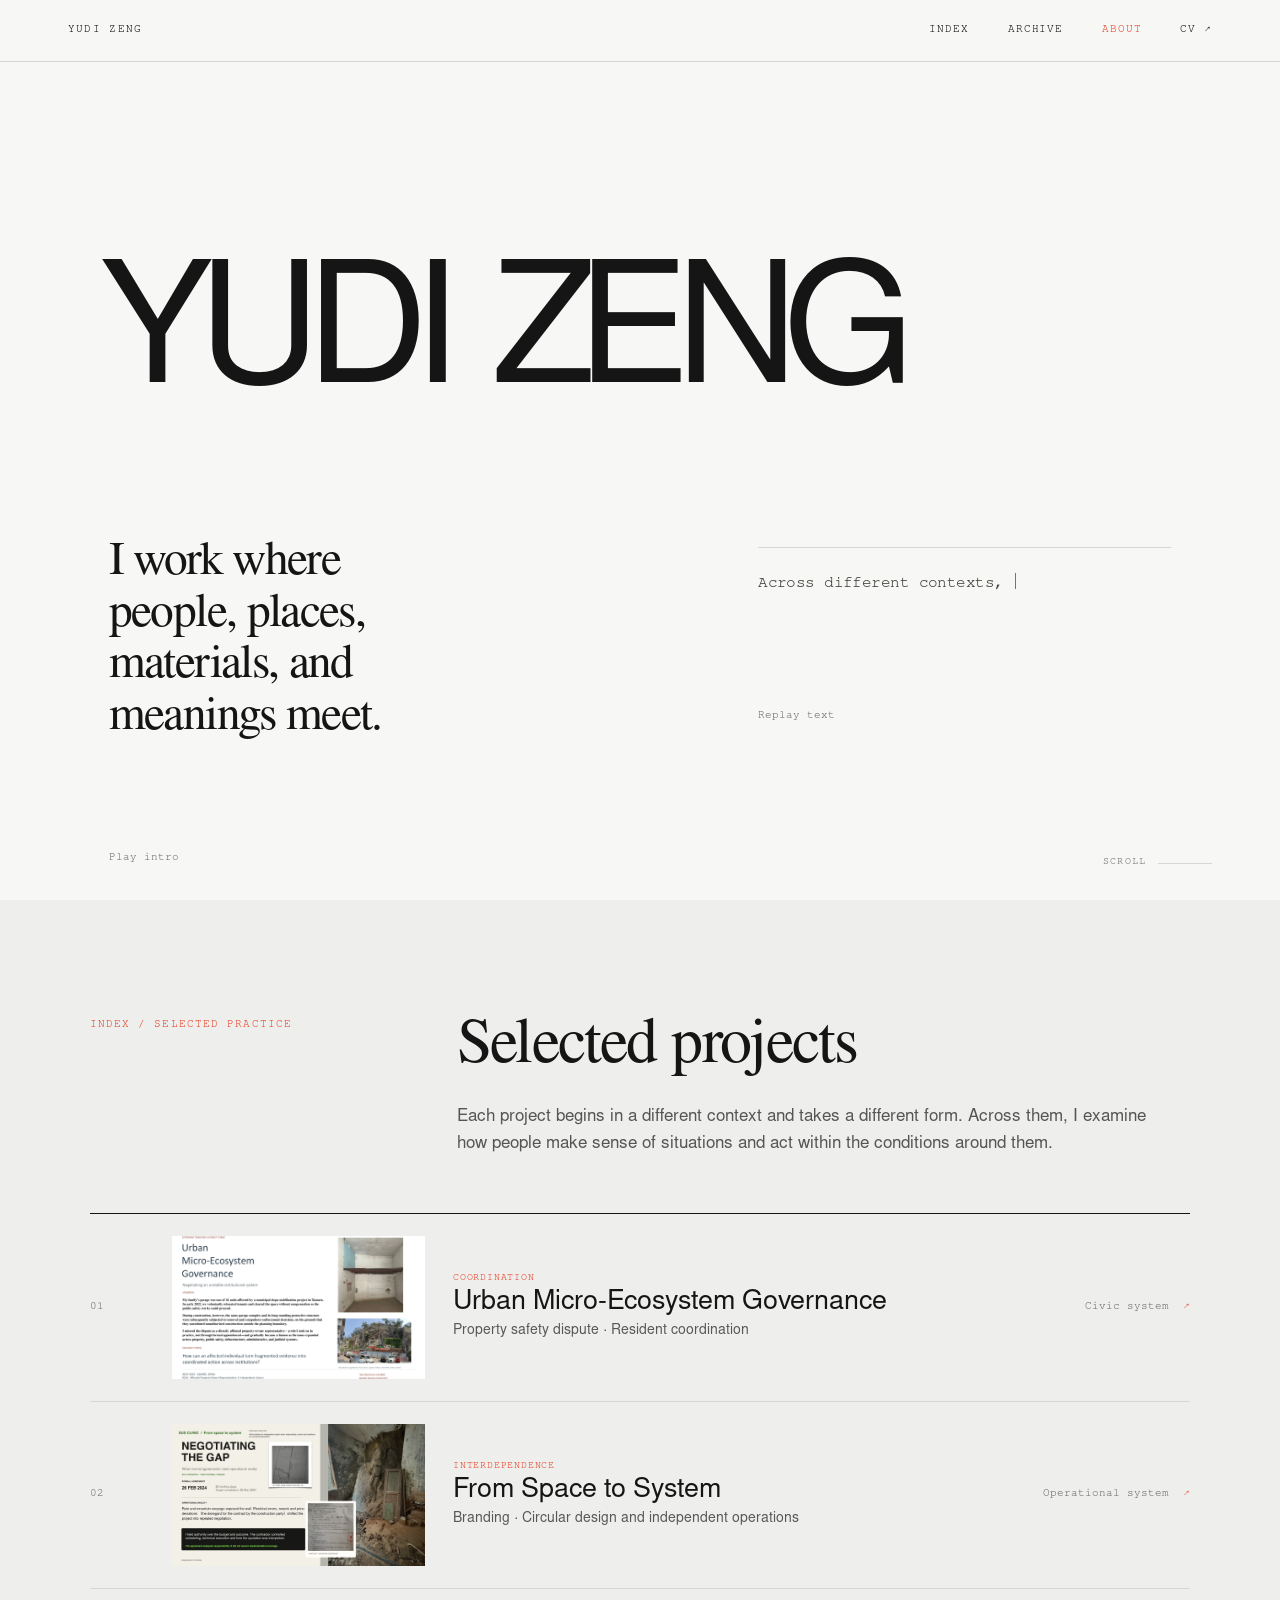
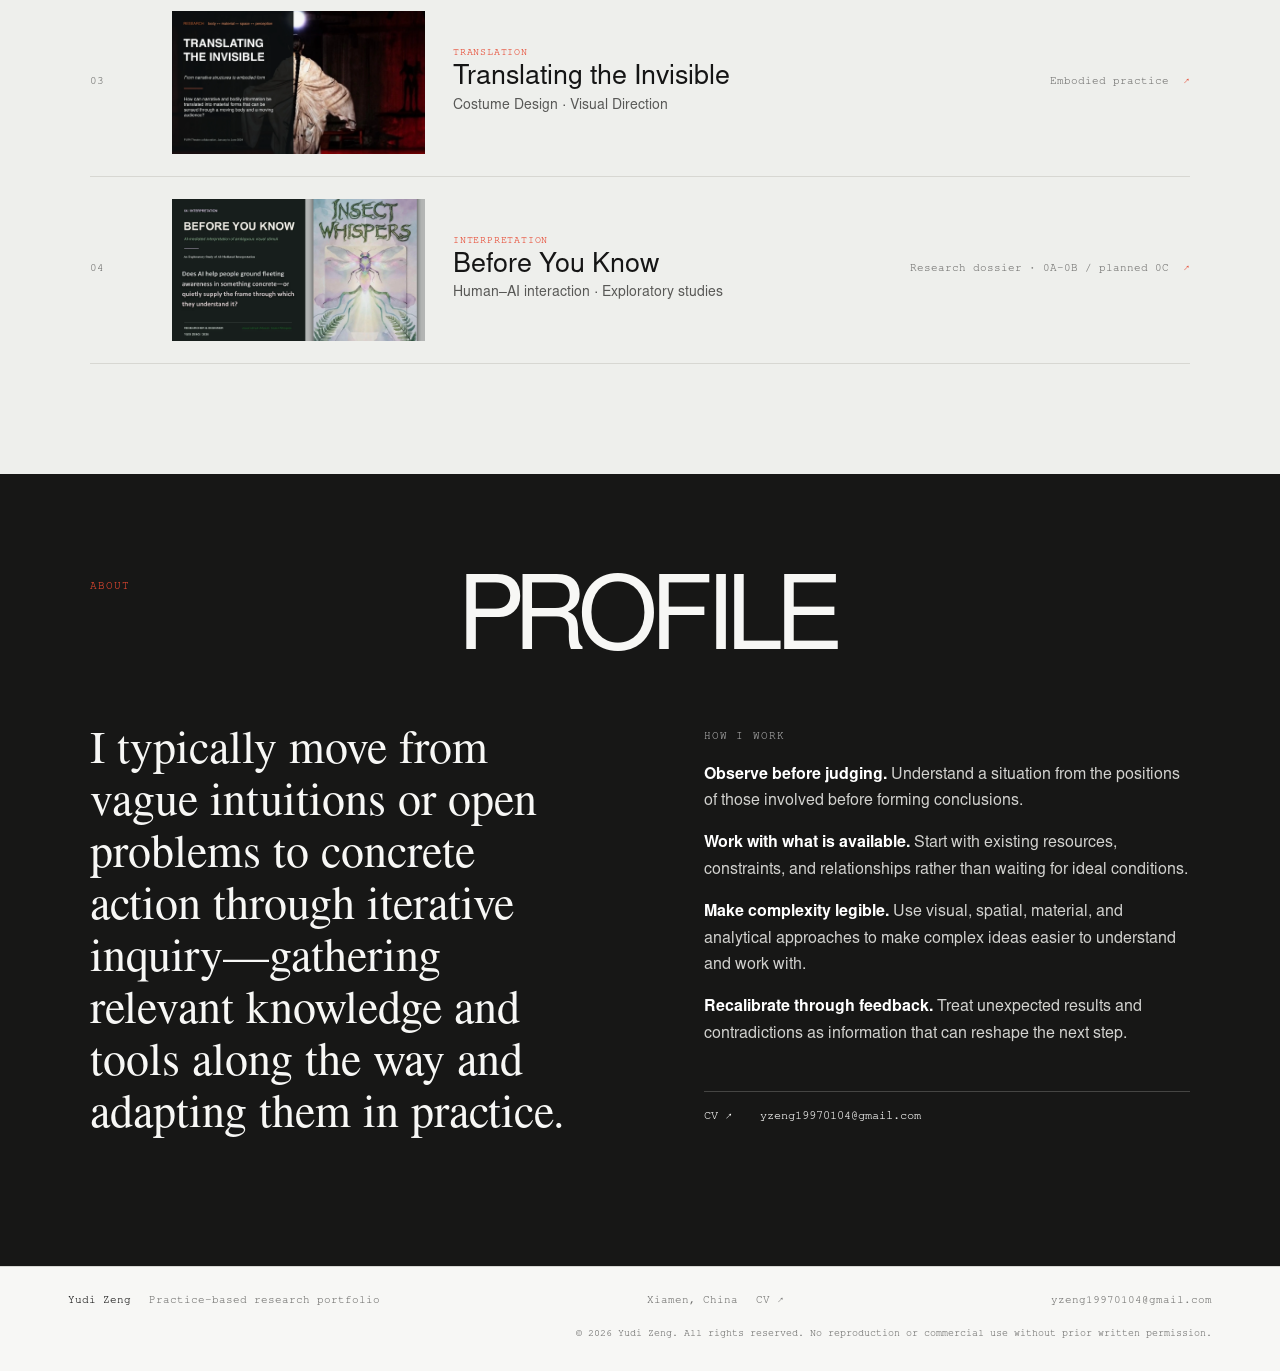
<file: site/index.html>
<!doctype html>
<html lang="en">
<head>
  <meta charset="utf-8">
  <meta name="viewport" content="width=device-width, initial-scale=1">
  <meta name="description" content="Yudi Zeng's practice-based research portfolio: civic coordination, independent operations, embodied practice, and human–AI interaction.">
  <meta name="theme-color" content="#f7f7f5">
  <title>Yudi Zeng — Practice-Based Research Portfolio</title>
  <link rel="icon" type="image/svg+xml" href="favicon.svg">
  <link rel="stylesheet" href="styles.css?v=20261123-archive-motion">
  <link rel="stylesheet" href="home-cover.css?v=20261123-dissolve">
<link rel="canonical" href="https://yudizeng.github.io/yudi-zeng-2025-web-portfolio/"><meta name="robots" content="index, follow"><meta property="og:title" content="Yudi Zeng — Practice-Based Research Portfolio"><meta property="og:description" content="Yudi Zeng's practice-based research portfolio: civic coordination, independent operations, embodied practice, and human–AI interaction."><meta property="og:type" content="website"><meta property="og:url" content="https://yudizeng.github.io/yudi-zeng-2025-web-portfolio/"><meta name="twitter:card" content="summary"><meta name="twitter:title" content="Yudi Zeng — Practice-Based Research Portfolio"><meta name="twitter:description" content="Yudi Zeng's practice-based research portfolio: civic coordination, independent operations, embodied practice, and human–AI interaction."></head>
<body>
  <div class="opening" hidden aria-label="Welcome animation">
    <canvas class="opening-canvas" aria-hidden="true"></canvas>
    <div class="opening-word" aria-hidden="true"><span>Hello.</span></div>
    <button class="opening-skip" type="button">Skip intro</button>
  </div>
  <a class="skip-link" href="#index">Skip to index</a>
  <header class="topbar">
    <a class="wordmark" href="#top">YUDI ZENG</a>
    <nav aria-label="Primary navigation">
      <a href="#index">INDEX</a><a href="archive.html">ARCHIVE</a><a href="#about">ABOUT</a>
      <a href="assets/Yudi_Zeng_CV.pdf?v=20261024cvfix" target="_blank" rel="noopener">CV ↗</a>
    </nav>
  </header>
  <main id="top">
    <section class="hero" aria-labelledby="hero-title">
      <h1 id="hero-title">YUDI ZENG</h1>
      <h2 class="hero-statement">I work where<br>people, places,<br>materials, and<br>meanings meet.</h2>
      <div class="hero-note"><p>Across different contexts, I make, observe, coordinate, and research—following what changes when an assumption meets the reality around it.</p><button class="print-replay" type="button" hidden>Replay text</button></div>
      <button class="intro-replay" type="button" hidden>Play intro</button>
      <div class="hero-scroll-mark" aria-hidden="true"><span>SCROLL</span><i></i></div>
    </section>

    <section class="index-section" id="index" aria-labelledby="index-title">
      <div class="section-heading"><p class="eyebrow">INDEX / SELECTED PRACTICE</p><div><h2 id="index-title">Selected projects</h2><p class="index-intro">Each project begins in a different context and takes a different form. Across them, I examine how people make sense of situations and act within the conditions around them.</p></div></div>
      <div class="index-list">
        <a class="index-row" href="projects/01-contradiction.html">
          <span class="index-number">01</span><img width="2200" height="1528" src="assets/decks/p1-slide-01.webp" alt="Opening slide from Urban Micro-Ecosystem Governance" loading="lazy">
          <span class="index-copy"><span class="index-category">COORDINATION</span><strong>Urban Micro-Ecosystem Governance</strong><span>Property safety dispute · Resident coordination</span></span>
          <span class="index-type">Civic system <i aria-hidden="true">↗</i></span>
        </a>
        <a class="index-row" href="projects/02-disruption.html">
          <span class="index-number">02</span><img src="assets/decks/p2-slide-01.webp?v=20261010" width="2400" height="1350" alt="Opening page of the updated From Space to System project" loading="lazy">
          <span class="index-copy"><span class="index-category">INTERDEPENDENCE</span><strong>From Space to System</strong><span>Branding · Circular design and independent operations</span></span>
          <span class="index-type">Operational system <i aria-hidden="true">↗</i></span>
        </a>
        <a class="index-row" href="projects/03-embodiment.html">
          <span class="index-number">03</span><img width="2200" height="1238" src="assets/decks/p3-slide-01.webp" alt="Opening slide from Translating the Invisible" loading="lazy">
          <span class="index-copy"><span class="index-category">TRANSLATION</span><strong>Translating the Invisible</strong><span>Costume Design · Visual Direction</span></span>
          <span class="index-type">Embodied practice <i aria-hidden="true">↗</i></span>
        </a>
        <a class="index-row" href="projects/04-before-you-know.html">
          <span class="index-number">04</span><img width="1280" height="720" src="assets/decks/byk-portfolio-cover.webp" alt="Before You Know project cover by Yudi Zeng" loading="lazy">
          <span class="index-copy"><span class="index-category">INTERPRETATION</span><strong>Before You Know</strong><span>Human–AI interaction · Exploratory studies</span></span>
          <span class="index-type">Research dossier · 0A–0B / planned 0C <i aria-hidden="true">↗</i></span>
        </a>
      </div>
    </section>

    

    <section class="profile" id="about" aria-labelledby="profile-title">
      <div class="section-heading"><p class="eyebrow">ABOUT</p><h2 id="profile-title">PROFILE</h2></div>
      <div class="profile-grid">
        <div class="profile-position"><p class="position-text">I typically move from vague intuitions or open problems to concrete action through iterative inquiry—gathering relevant knowledge and tools along the way and adapting them in practice.</p></div>
        <div class="profile-copy">
          <p class="profile-label">HOW I WORK</p>
          <p><strong>Observe before judging.</strong> Understand a situation from the positions of those involved before forming conclusions.</p>
          <p><strong>Work with what is available.</strong> Start with existing resources, constraints, and relationships rather than waiting for ideal conditions.</p>
          <p><strong>Make complexity legible.</strong> Use visual, spatial, material, and analytical approaches to make complex ideas easier to understand and work with.</p>
          <p><strong>Recalibrate through feedback.</strong> Treat unexpected results and contradictions as information that can reshape the next step.</p>
          <div class="profile-links"><a href="assets/Yudi_Zeng_CV.pdf?v=20261024cvfix" target="_blank" rel="noopener">CV ↗</a><a href="mailto:yzeng19970104@gmail.com">yzeng19970104@gmail.com</a></div>
        </div>
      </div>
    </section>
  </main>
  <footer><div><strong>Yudi Zeng</strong><span>Practice-based research portfolio</span></div><div><span>Xiamen, China</span><a href="assets/Yudi_Zeng_CV.pdf?v=20261024cvfix" target="_blank" rel="noopener">CV ↗</a></div><a href="mailto:yzeng19970104@gmail.com">yzeng19970104@gmail.com</a><small class="copyright">© 2026 Yudi Zeng. All rights reserved. No reproduction or commercial use without prior written permission.</small></footer>
  <script src="script.js"></script>
  <script src="home-cover.js?v=20261123-dissolve"></script>
</body>
</html>
</file>
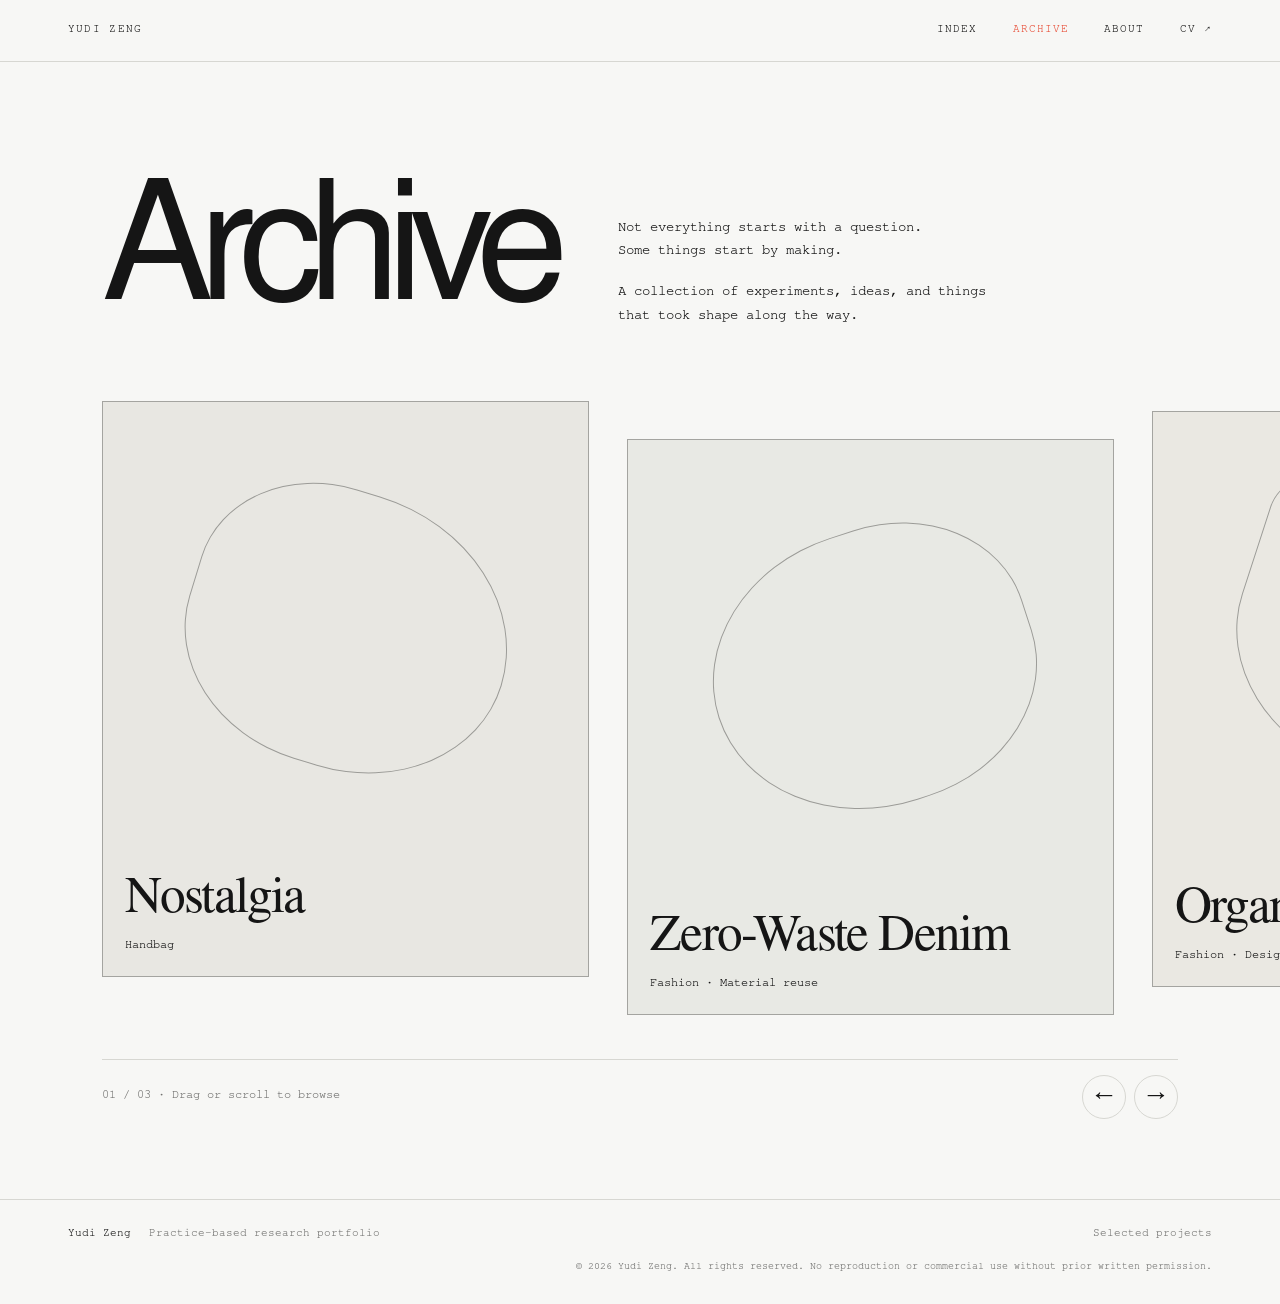
<file: site/archive.html>
<!doctype html><html lang="en"><head><meta charset="utf-8"><meta name="viewport" content="width=device-width, initial-scale=1"><title>Archive — Yudi Zeng</title><meta name="description" content="Selected design works from Yudi Zeng's archive."><link rel="icon" type="image/svg+xml" href="favicon.svg"><link rel="stylesheet" href="styles.css"><link rel="stylesheet" href="archive.css?v=20261123-print"></head><body>
<a class="skip-link" href="#archive">Skip to archive</a><header class="topbar"><a class="wordmark" href="index.html#top">YUDI ZENG</a><nav aria-label="Primary navigation"><a href="index.html#index">INDEX</a><a href="archive.html" aria-current="page">ARCHIVE</a><a href="index.html#about">ABOUT</a><a href="assets/Yudi_Zeng_CV.pdf" target="_blank" rel="noopener">CV ↗</a></nav></header>
<main class="archive-main" id="archive"><div class="archive-lead"><h1>Archive</h1><div class="archive-intro" aria-label="About the archive"><p>Not everything starts with a question.<br>Some things start by making.</p><p>A collection of experiments, ideas, and things<br class="intro-wide-break"> that took shape along the way.</p></div></div><section class="archive-stage" aria-label="Design works"><div class="archive-track" id="archive-track" tabindex="0" aria-label="Browse design works horizontally">
<a class="archive-card" href="archive/nostalgia.html"><span class="study-shape" aria-hidden="true"></span><span class="card-meta"><span><strong>Nostalgia</strong><small>Handbag</small></span></span></a>
<a class="archive-card" href="archive/zero-waste-denim.html"><span class="study-shape" aria-hidden="true"></span><span class="card-meta"><span><strong>Zero-Waste Denim</strong><small>Fashion · Material reuse</small></span></span></a>
<a class="archive-card" href="archive/organic-emotion.html"><span class="study-shape" aria-hidden="true"></span><span class="card-meta"><span><strong>Organic Emotion</strong><small>Fashion · Design direction</small></span></span></a>
</div><div class="archive-controls"><p>01 / 03 · Drag or scroll to browse</p><div class="buttons"><button type="button" id="archive-prev" aria-label="Previous work">←</button><button type="button" id="archive-next" aria-label="Next work">→</button></div></div></section></main>
<footer><div><strong>Yudi Zeng</strong><span>Practice-based research portfolio</span></div><a href="index.html#index">Selected projects</a><small class="copyright">© 2026 Yudi Zeng. All rights reserved. No reproduction or commercial use without prior written permission.</small></footer><script src="archive.js"></script></body></html>
</file>
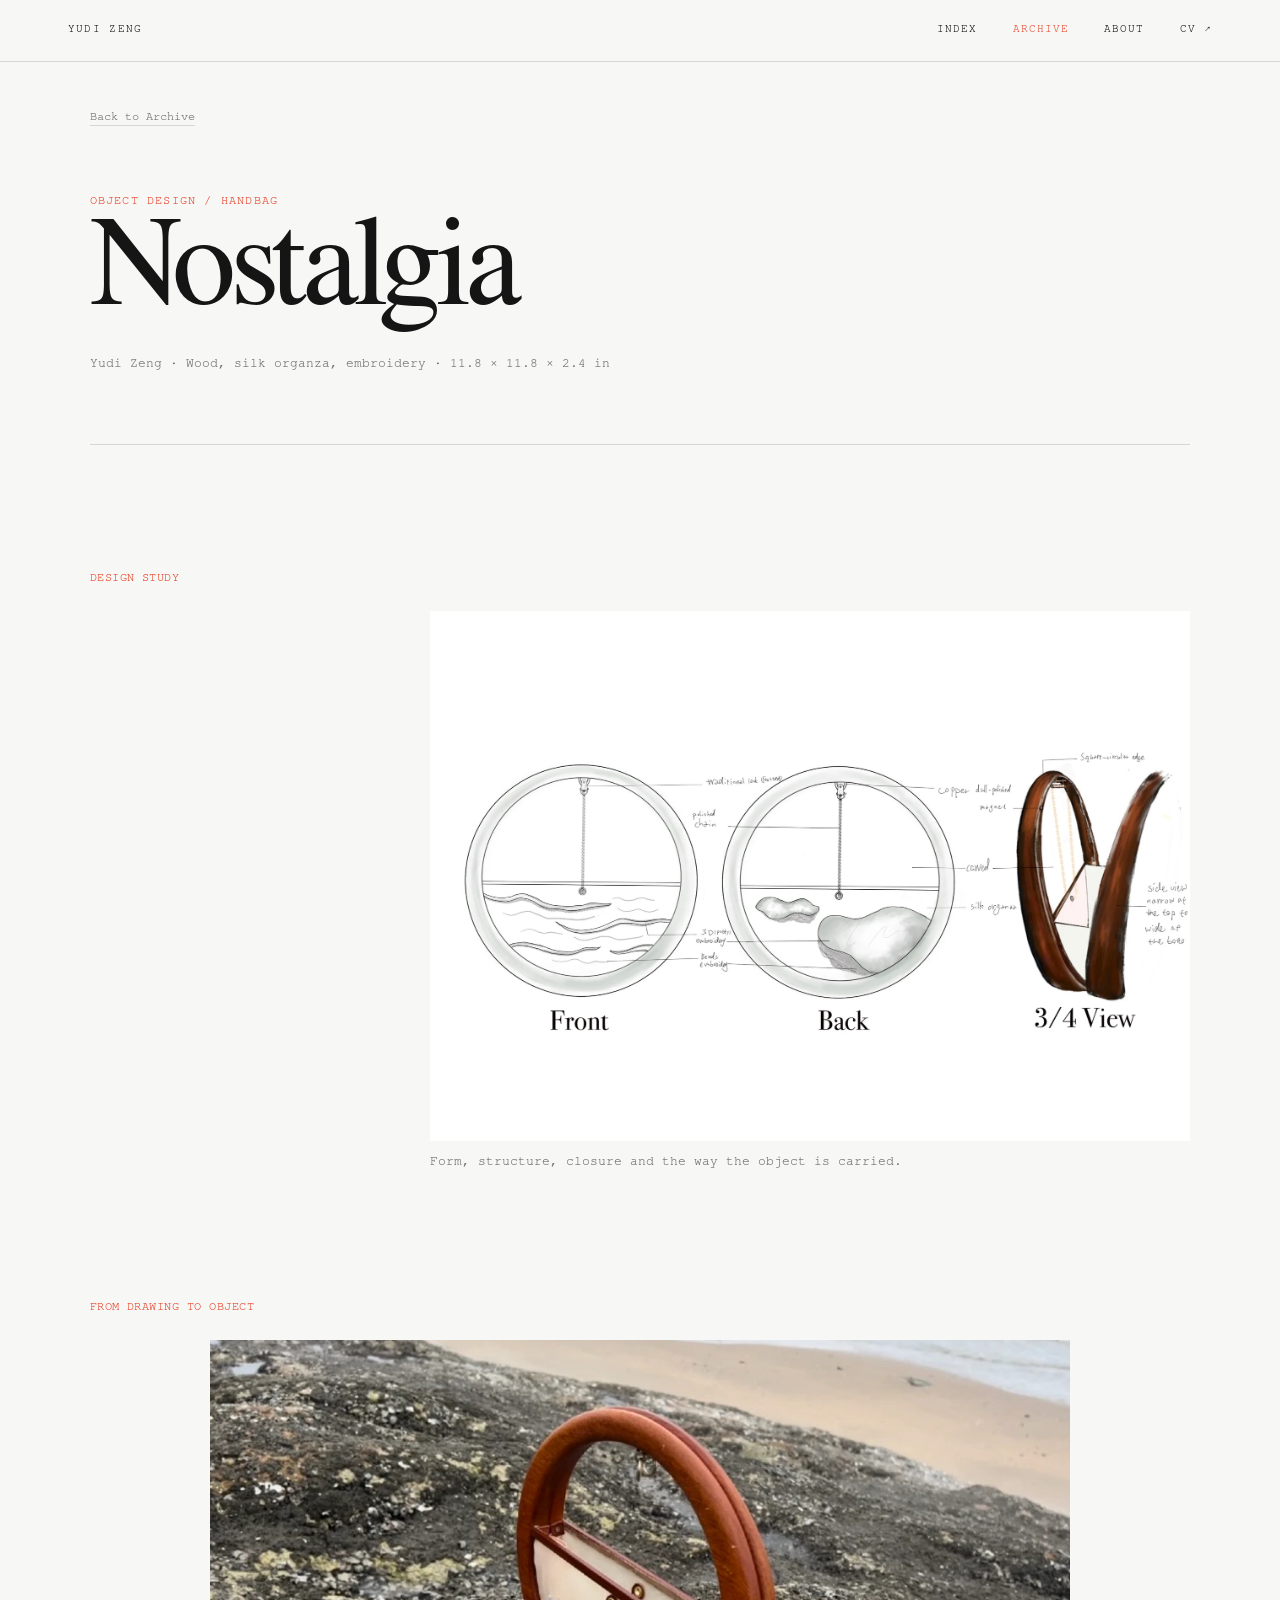
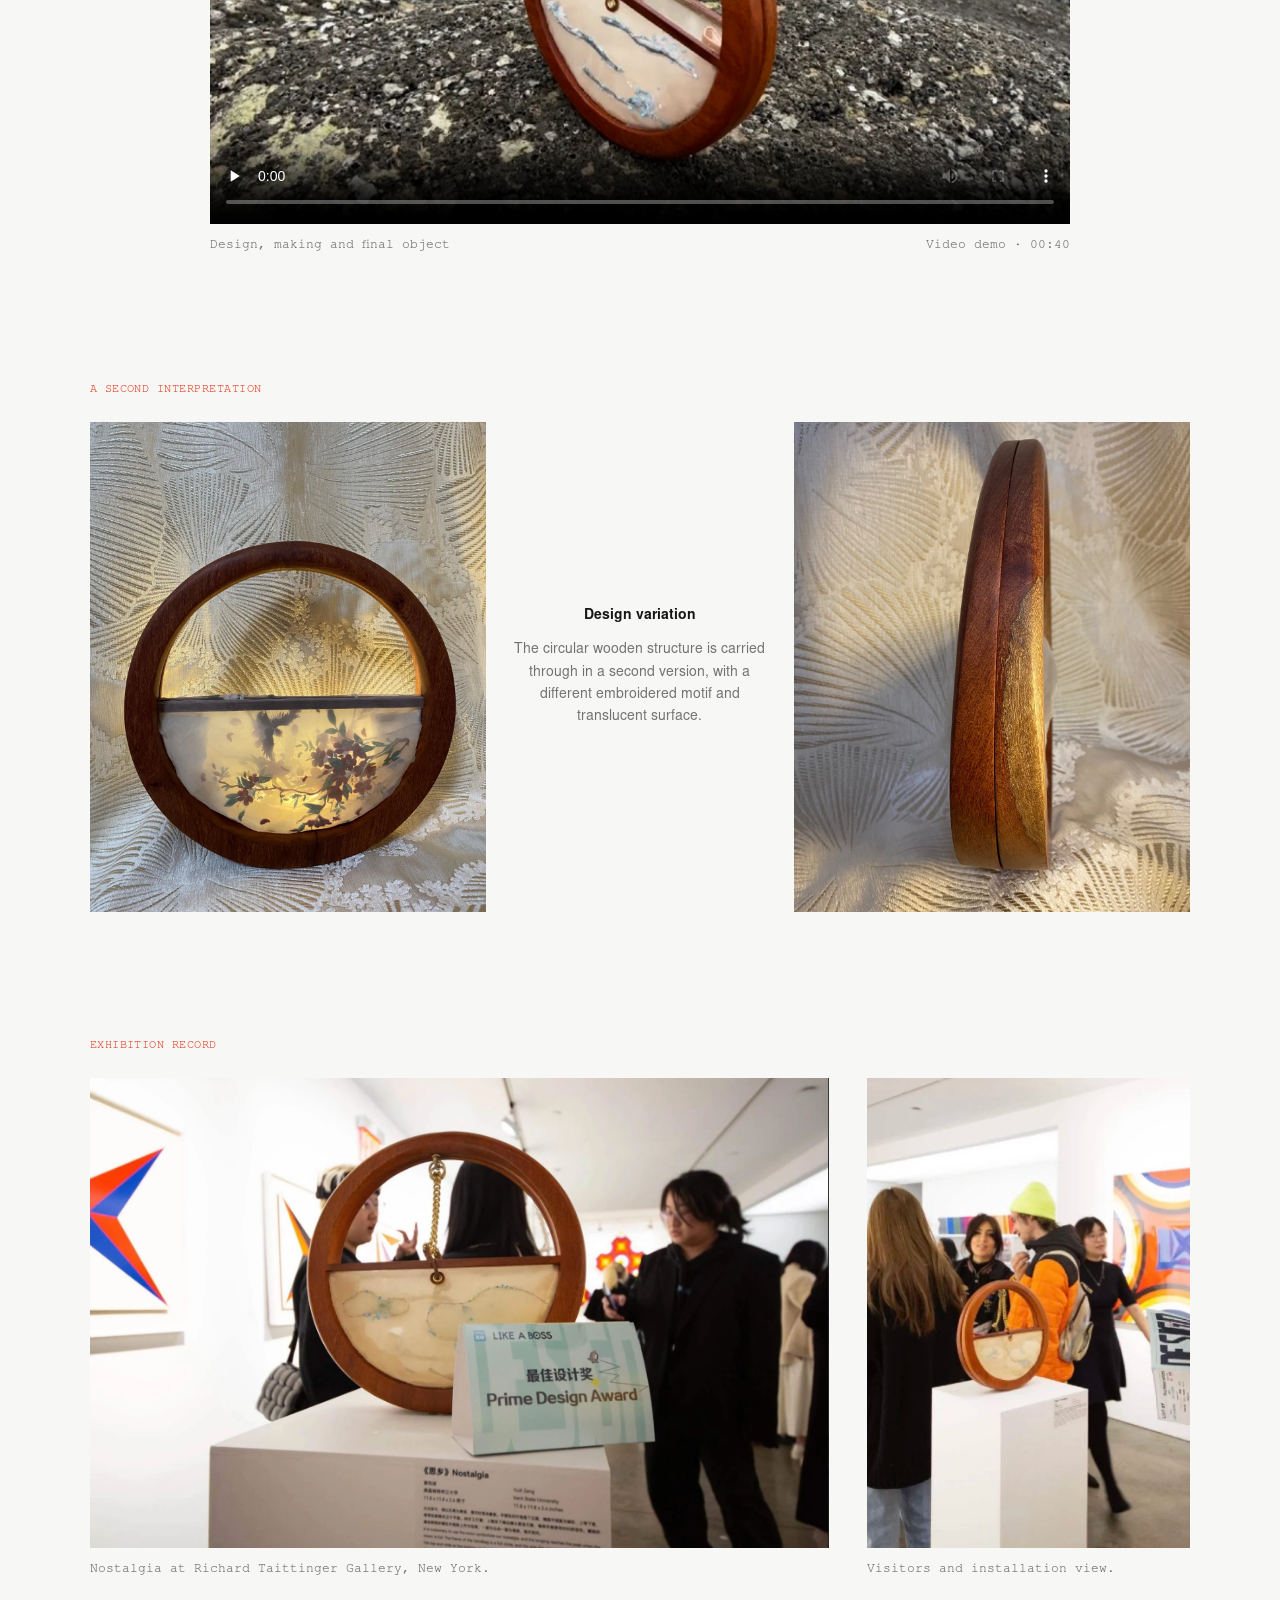
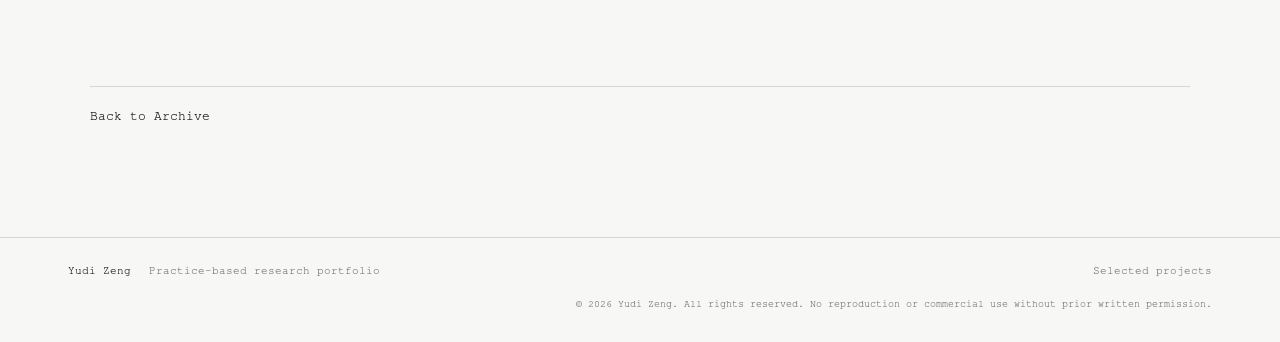
<file: site/archive/nostalgia.html>
<!doctype html><html lang="en"><head><meta charset="utf-8"><meta name="viewport" content="width=device-width, initial-scale=1"><title>Nostalgia — Yudi Zeng</title><meta name="description" content="Nostalgia, a circular wooden handbag: design study, film, variations, and exhibition photographs."><link rel="icon" type="image/svg+xml" href="../favicon.svg"><link rel="stylesheet" href="../styles.css"><link rel="stylesheet" href="../archive.css"></head><body>
<a class="skip-link" href="#nostalgia">Skip to Nostalgia</a><header class="topbar"><a class="wordmark" href="../index.html#top">YUDI ZENG</a><nav aria-label="Primary navigation"><a href="../index.html#index">INDEX</a><a href="../archive.html" aria-current="page">ARCHIVE</a><a href="../index.html#about">ABOUT</a><a href="../assets/Yudi_Zeng_CV.pdf" target="_blank" rel="noopener">CV ↗</a></nav></header>
<main class="work-main" id="nostalgia"><a class="work-back" href="../archive.html">Back to Archive</a><header class="work-header"><p class="eyebrow">OBJECT DESIGN / HANDBAG</p><h1>Nostalgia</h1><p class="work-meta">Yudi Zeng · Wood, silk organza, embroidery · 11.8 × 11.8 × 2.4 in</p></header>
<section class="work-section" aria-label="Design study"><p class="section-label">Design study</p><figure class="sketch-figure"><img src="../assets/archive/nostalgia/design-study.webp" width="1800" height="1257" alt="Front, back, and three-quarter sketches describing the round wooden bag and its structure"><figcaption>Form, structure, closure and the way the object is carried.</figcaption></figure></section>
<section class="work-section" aria-label="Design film"><p class="section-label">From drawing to object</p><figure class="film-figure"><video controls playsinline preload="none" poster="../assets/archive/nostalgia/video-poster.webp" aria-label="Nostalgia design and finished object with Chinese and English subtitles"><source src="../assets/archive/nostalgia/nostalgia.mp4" type="video/mp4">Your browser cannot play the film. <a href="../assets/archive/nostalgia/nostalgia.mp4">Open the video</a>.</video><figcaption><span>Design, making and final object</span><span>Video demo · 00:40</span></figcaption></figure></section>
<section class="work-section" aria-label="Design variation"><p class="section-label">A second interpretation</p><div class="variation-layout"><figure><img src="../assets/archive/nostalgia/botanical-variation.webp" width="1200" height="1600" loading="lazy" alt="Floral and bird embroidery on a translucent version of the circular handbag"></figure><p class="variation-note"><span>Design variation</span><br>The circular wooden structure is carried through in a second version, with a different embroidered motif and translucent surface.</p><figure><img src="../assets/archive/nostalgia/frame-profile.webp" width="1200" height="1600" loading="lazy" alt="Side profile of the wooden frame"></figure></div></section>
<section class="work-section" aria-label="Exhibition"><p class="section-label">Exhibition record</p><div class="exhibition-layout"><figure><img src="../assets/archive/nostalgia/exhibition-award.webp" width="1706" height="1136" loading="lazy" alt="Nostalgia at a gallery beside a Prime Design Award sign"><figcaption>Nostalgia at Richard Taittinger Gallery, New York.</figcaption></figure><figure><img src="../assets/archive/nostalgia/exhibition-view.webp" width="582" height="832" loading="lazy" alt="Visitors seeing Nostalgia on a pedestal in the gallery"><figcaption>Visitors and installation view.</figcaption></figure></div></section>
<nav class="work-footer-nav" aria-label="Portfolio navigation"><a href="../archive.html">Back to Archive</a></nav></main><footer><div><strong>Yudi Zeng</strong><span>Practice-based research portfolio</span></div><a href="../index.html#index">Selected projects</a><small class="copyright">© 2026 Yudi Zeng. All rights reserved. No reproduction or commercial use without prior written permission.</small></footer></body></html>
</file>
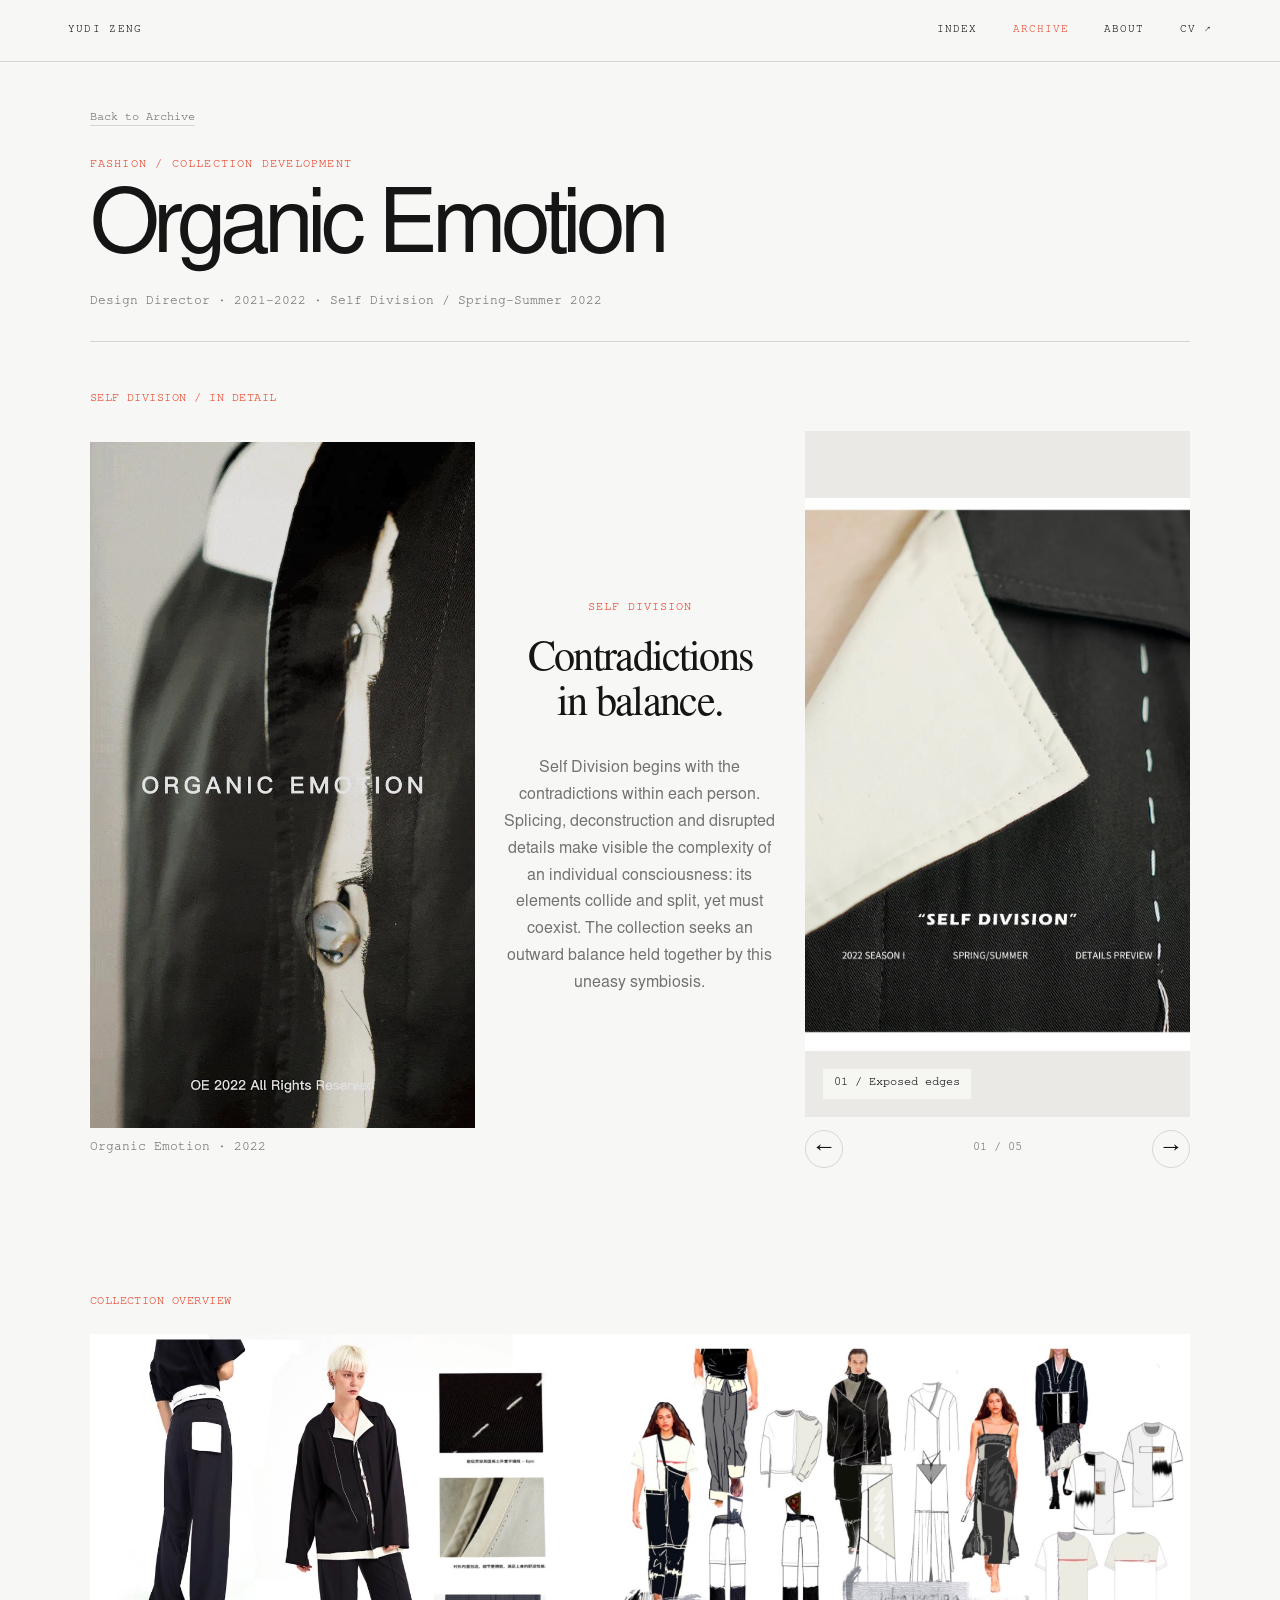
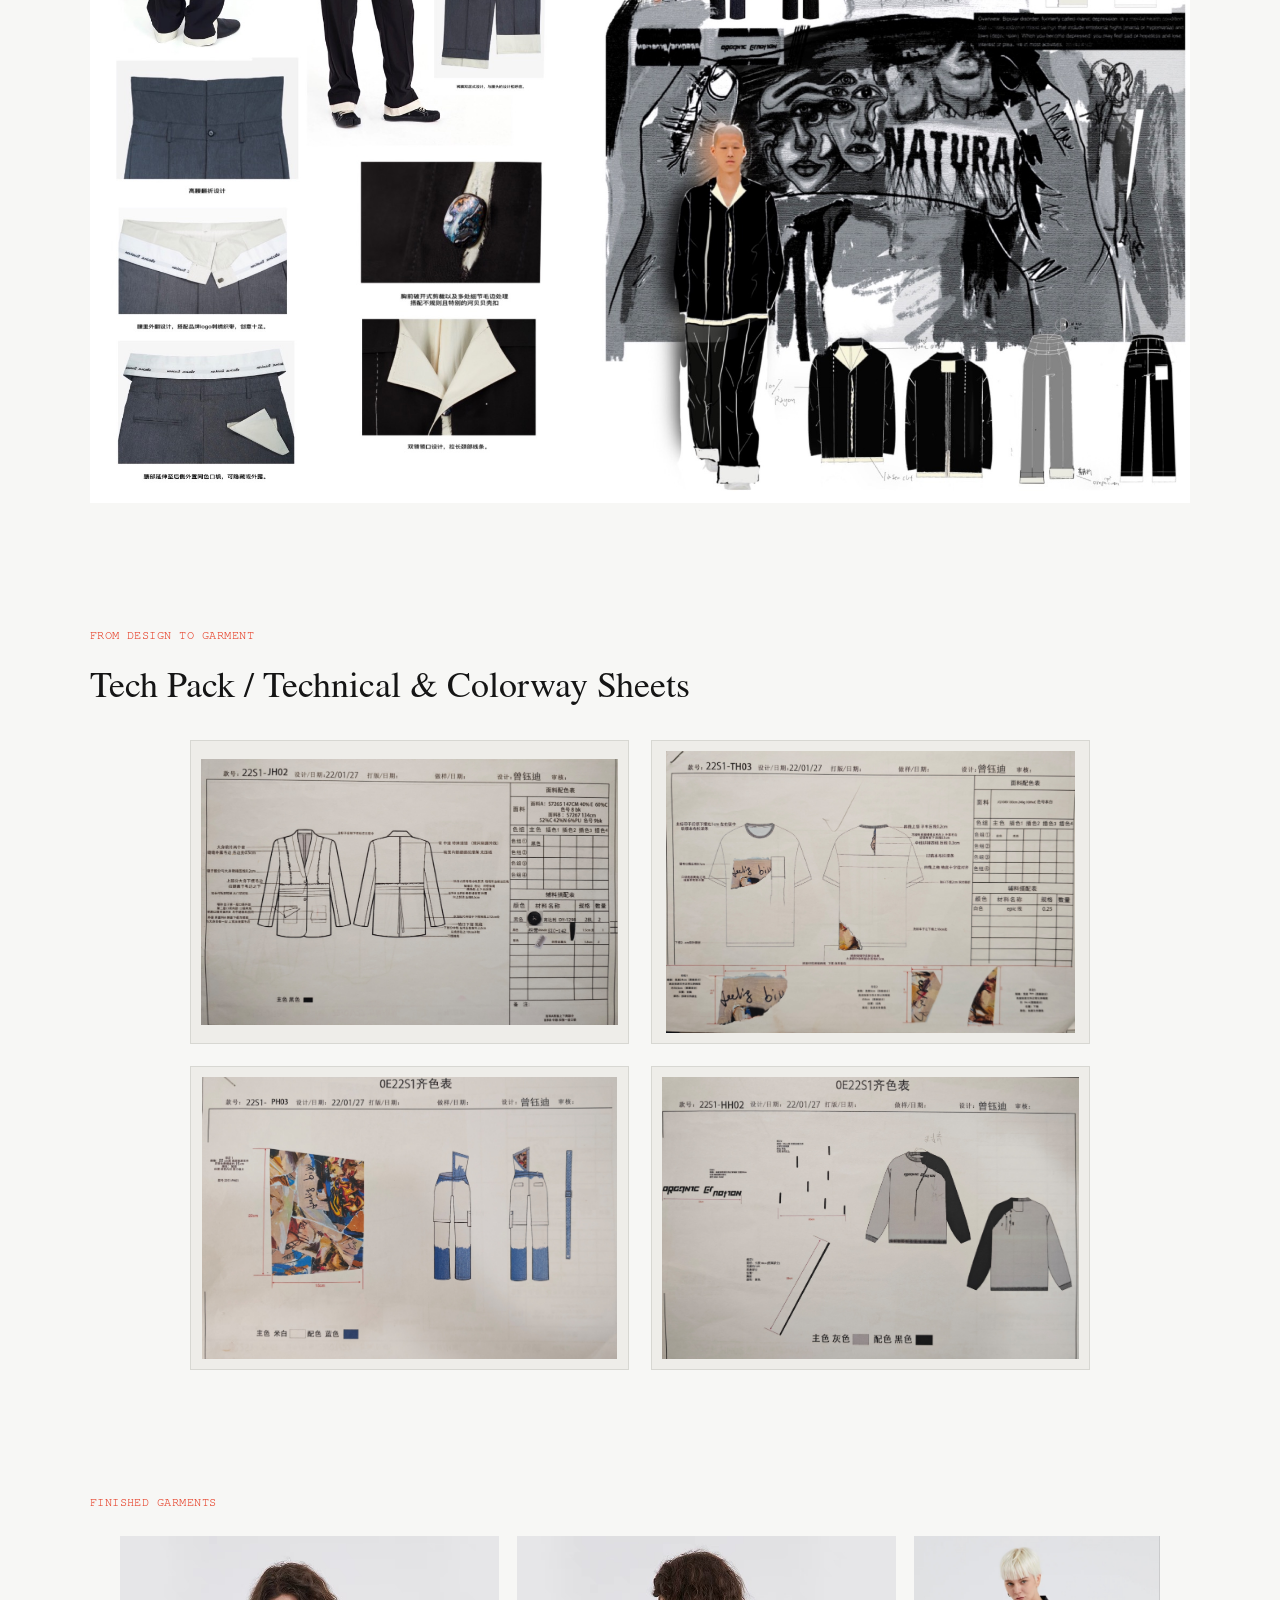
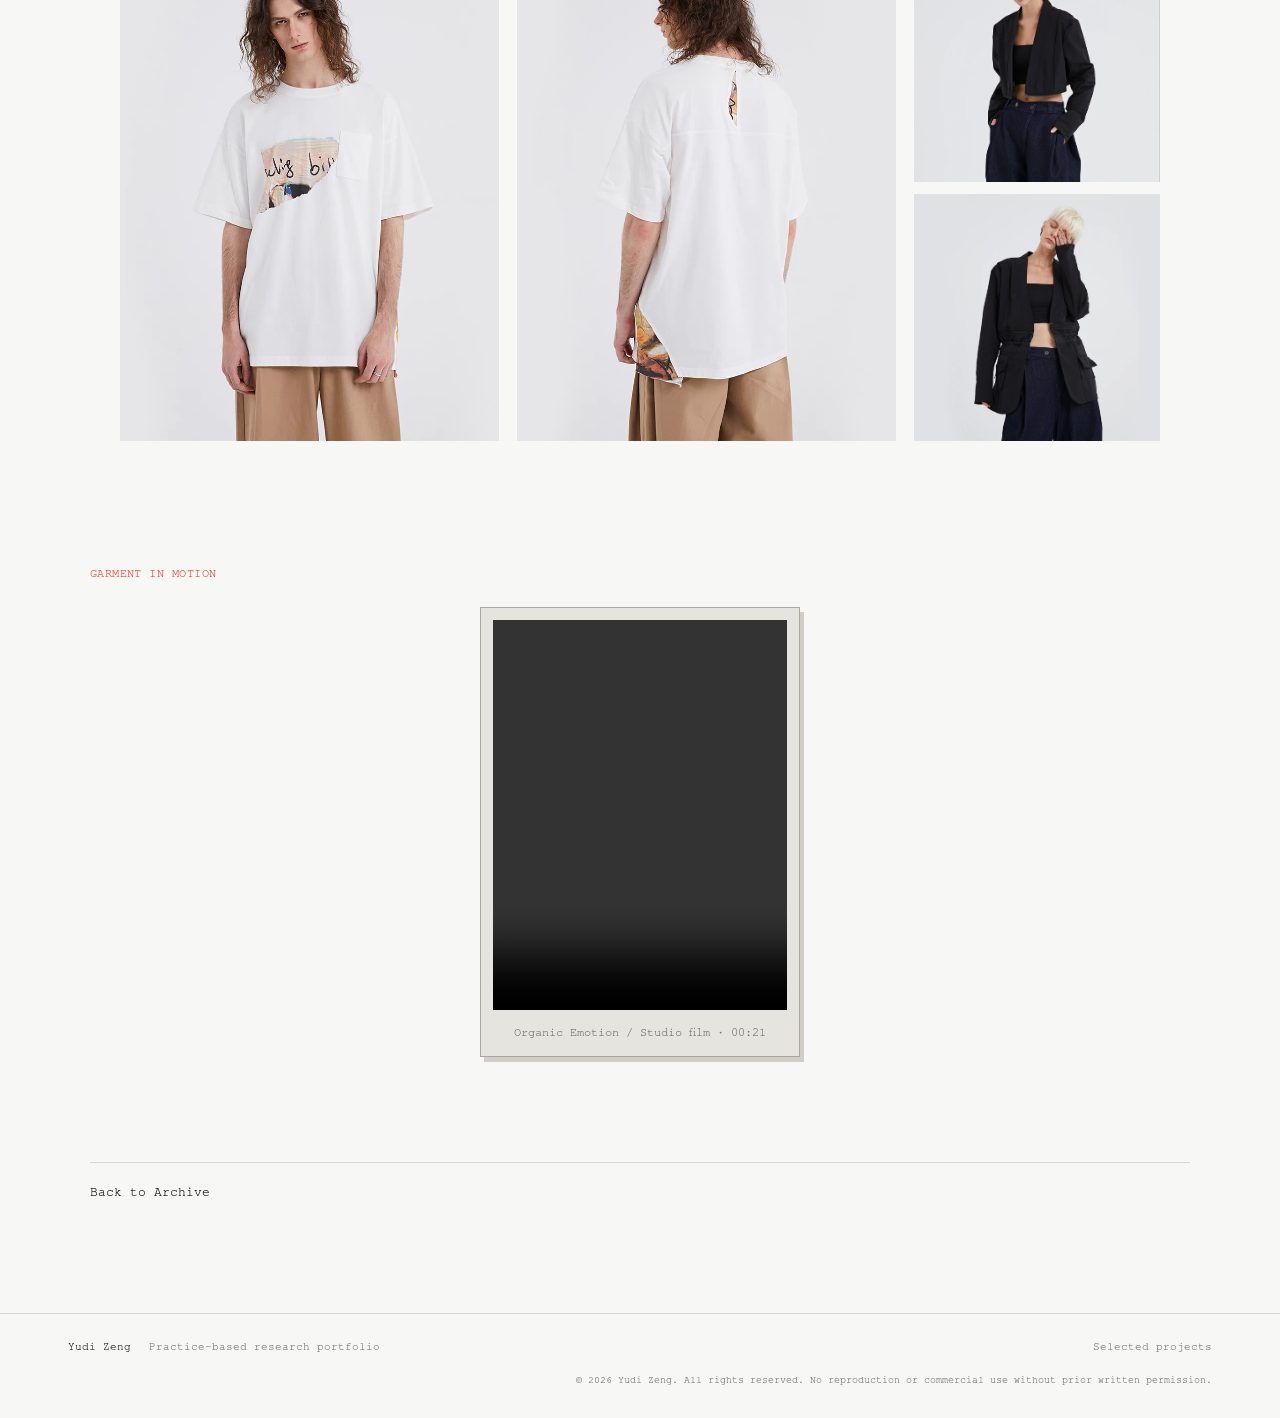
<file: site/archive/organic-emotion.html>
<!doctype html>
<html lang="en">
<head>
  <meta charset="utf-8">
  <meta name="viewport" content="width=device-width, initial-scale=1">
  <title>Organic Emotion — Yudi Zeng</title>
  <meta name="description" content="Organic Emotion: Self Division, a 2022 fashion collection developed by design director Yudi Zeng, from concept and construction details to finished garments.">
  <link rel="icon" type="image/svg+xml" href="../favicon.svg">
  <link rel="stylesheet" href="../styles.css">
  <link rel="stylesheet" href="../archive.css">
  <link rel="stylesheet" href="organic-emotion.css?v=20261123-documents">
</head>
<body>
  <a class="skip-link" href="#organic-emotion">Skip to Organic Emotion</a>
  <header class="topbar"><a class="wordmark" href="../index.html#top">YUDI ZENG</a><nav aria-label="Primary navigation"><a href="../index.html#index">INDEX</a><a href="../archive.html" aria-current="page">ARCHIVE</a><a href="../index.html#about">ABOUT</a><a href="../assets/Yudi_Zeng_CV.pdf" target="_blank" rel="noopener">CV ↗</a></nav></header>
  <main class="work-main oe-main" id="organic-emotion">
    <a class="work-back" href="../archive.html">Back to Archive</a>
    <header class="work-header oe-header">
      <p class="eyebrow">FASHION / COLLECTION DEVELOPMENT</p>
      <h1>Organic Emotion</h1>
      <p class="work-meta">Design Director · 2021–2022 · Self Division / Spring–Summer 2022</p>
    </header>

    <section class="work-section oe-opening" aria-label="Collection opening">
      <p class="section-label">Self Division / in detail</p>
      <div class="oe-opening-grid">
        <figure class="oe-opening-image">
          <img src="../assets/archive/organic-emotion/organic-emotion-animated.webp" width="720" height="1280" alt="Close-up of black and cream fabric, exposed edges and a button, with the Organic Emotion name">
          <figcaption>Organic Emotion · 2022</figcaption>
        </figure>
        <div class="oe-statement-copy"><p class="oe-kicker">SELF DIVISION</p><h2>Contradictions<br>in balance.</h2><p>Self Division begins with the contradictions within each person. Splicing, deconstruction and disrupted details make visible the complexity of an individual consciousness: its elements collide and split, yet must coexist. The collection seeks an outward balance held together by this uneasy symbiosis.</p></div>
        <div class="oe-carousel" role="region" aria-roledescription="carousel" aria-label="Self Division garment details" tabindex="0">
          <div class="oe-slides" aria-live="off">
            <figure class="oe-slide is-active" aria-hidden="false"><img src="../assets/archive/organic-emotion/detail-collar.jpeg" width="1000" height="1433" alt="Cream collar meeting black fabric with exposed stitching"><figcaption>01 / Exposed edges</figcaption></figure>
            <figure class="oe-slide" aria-hidden="true"><img src="../assets/archive/organic-emotion/detail-pocket.jpeg" width="1000" height="1478" alt="Cream patch pocket against grey trousers"><figcaption>02 / Material contrast</figcaption></figure>
            <figure class="oe-slide" aria-hidden="true"><img src="../assets/archive/organic-emotion/detail-seam.jpeg" width="1000" height="1420" alt="Irregular white stitching crossing black fabric"><figcaption>03 / Visible seams</figcaption></figure>
            <figure class="oe-slide" aria-hidden="true"><img src="../assets/archive/organic-emotion/detail-layer.jpeg" width="1000" height="1415" alt="Black and cream layers with exposed raw edges and loose threads"><figcaption>04 / Raw edges</figcaption></figure>
            <figure class="oe-slide" aria-hidden="true"><img src="../assets/archive/organic-emotion/detail-fold.jpeg" width="1000" height="1446" alt="Grey trouser hem folded above a contrasting cream layer"><figcaption>05 / Layered hems</figcaption></figure>
          </div>
          <div class="oe-carousel-controls" aria-label="Slideshow controls">
            <button type="button" class="oe-carousel-prev" aria-label="Previous detail">←</button>
            <span class="oe-carousel-count" aria-live="polite">01 / 05</span>
            <button type="button" class="oe-carousel-next" aria-label="Next detail">→</button>
          </div>
        </div>
      </div>
    </section>

    <section class="work-section oe-overview" aria-label="Collection overview">
      <p class="section-label">Collection overview</p>
      <figure><img src="../assets/archive/organic-emotion/collection-overview.jpg" width="2048" height="1430" loading="lazy" alt="Self Division collection overview combining finished looks, garment details, design drawings and visual research"></figure>
    </section>

<section class="work-section oe-process" aria-label="Design to garment">
      <p class="section-label">From design to garment</p>
      <h2 class="oe-tech-title">Tech Pack / Technical &amp; Colorway Sheets</h2>
      <div class="oe-sheet-grid">
        <figure><img src="../assets/archive/organic-emotion/outerwear-tech-sheet.jpg" loading="lazy" alt="Outerwear technical sheet: front and back views, fabric and trim specifications"></figure>
        <figure><img src="../assets/archive/organic-emotion/tshirt-tech-sheet.jpg" loading="lazy" alt="T-shirt technical sheet: construction and artwork placement"></figure>
        <figure><img src="../assets/archive/organic-emotion/trousers-colorway.jpg" loading="lazy" alt="Trousers colorway sheet and print dimensions"></figure>
        <figure><img src="../assets/archive/organic-emotion/knitwear-colorway.jpg" loading="lazy" alt="Knitwear colorway sheet with embroidery and graphic specifications"></figure>
      </div>
    </section>
    <section class="work-section" aria-label="Finished garments">
      <p class="section-label">Finished garments</p>
      <div class="oe-product-grid">
        <figure><img src="../assets/archive/organic-emotion/tshirt-front.jpg" width="750" height="1000" loading="lazy" alt="White T-shirt, front view"></figure>
        <figure><img src="../assets/archive/organic-emotion/tshirt-back.jpg" width="750" height="1000" loading="lazy" alt="White T-shirt, back view"></figure>
        <div class="oe-black-stack">
          <figure><img src="../assets/archive/organic-emotion/black-cropped.jpg" loading="lazy" alt="Black jacket worn in a cropped configuration"></figure>
          <figure><img src="../assets/archive/organic-emotion/black-long.jpg" loading="lazy" alt="Black jacket worn in a longer configuration"></figure>
        </div>
      </div>
    </section>

    <section class="work-section oe-film" aria-label="Garment in motion">
      <p class="section-label">Garment in motion</p>
      <figure><video controls playsinline preload="metadata" aria-label="Organic Emotion fashion garment in motion"><source src="../assets/archive/organic-emotion/garment-in-motion-full.mp4" type="video/mp4">Your browser cannot play this video.</video><figcaption>Organic Emotion / Studio film · 00:21</figcaption></figure>
    </section>

    <nav class="work-footer-nav" aria-label="Portfolio navigation"><a href="../archive.html">Back to Archive</a></nav>
  </main>
  <footer><div><strong>Yudi Zeng</strong><span>Practice-based research portfolio</span></div><a href="../index.html#index">Selected projects</a><small class="copyright">© 2026 Yudi Zeng. All rights reserved. No reproduction or commercial use without prior written permission.</small></footer>
  <script src="organic-emotion.js"></script>
</body>
</html>
</file>
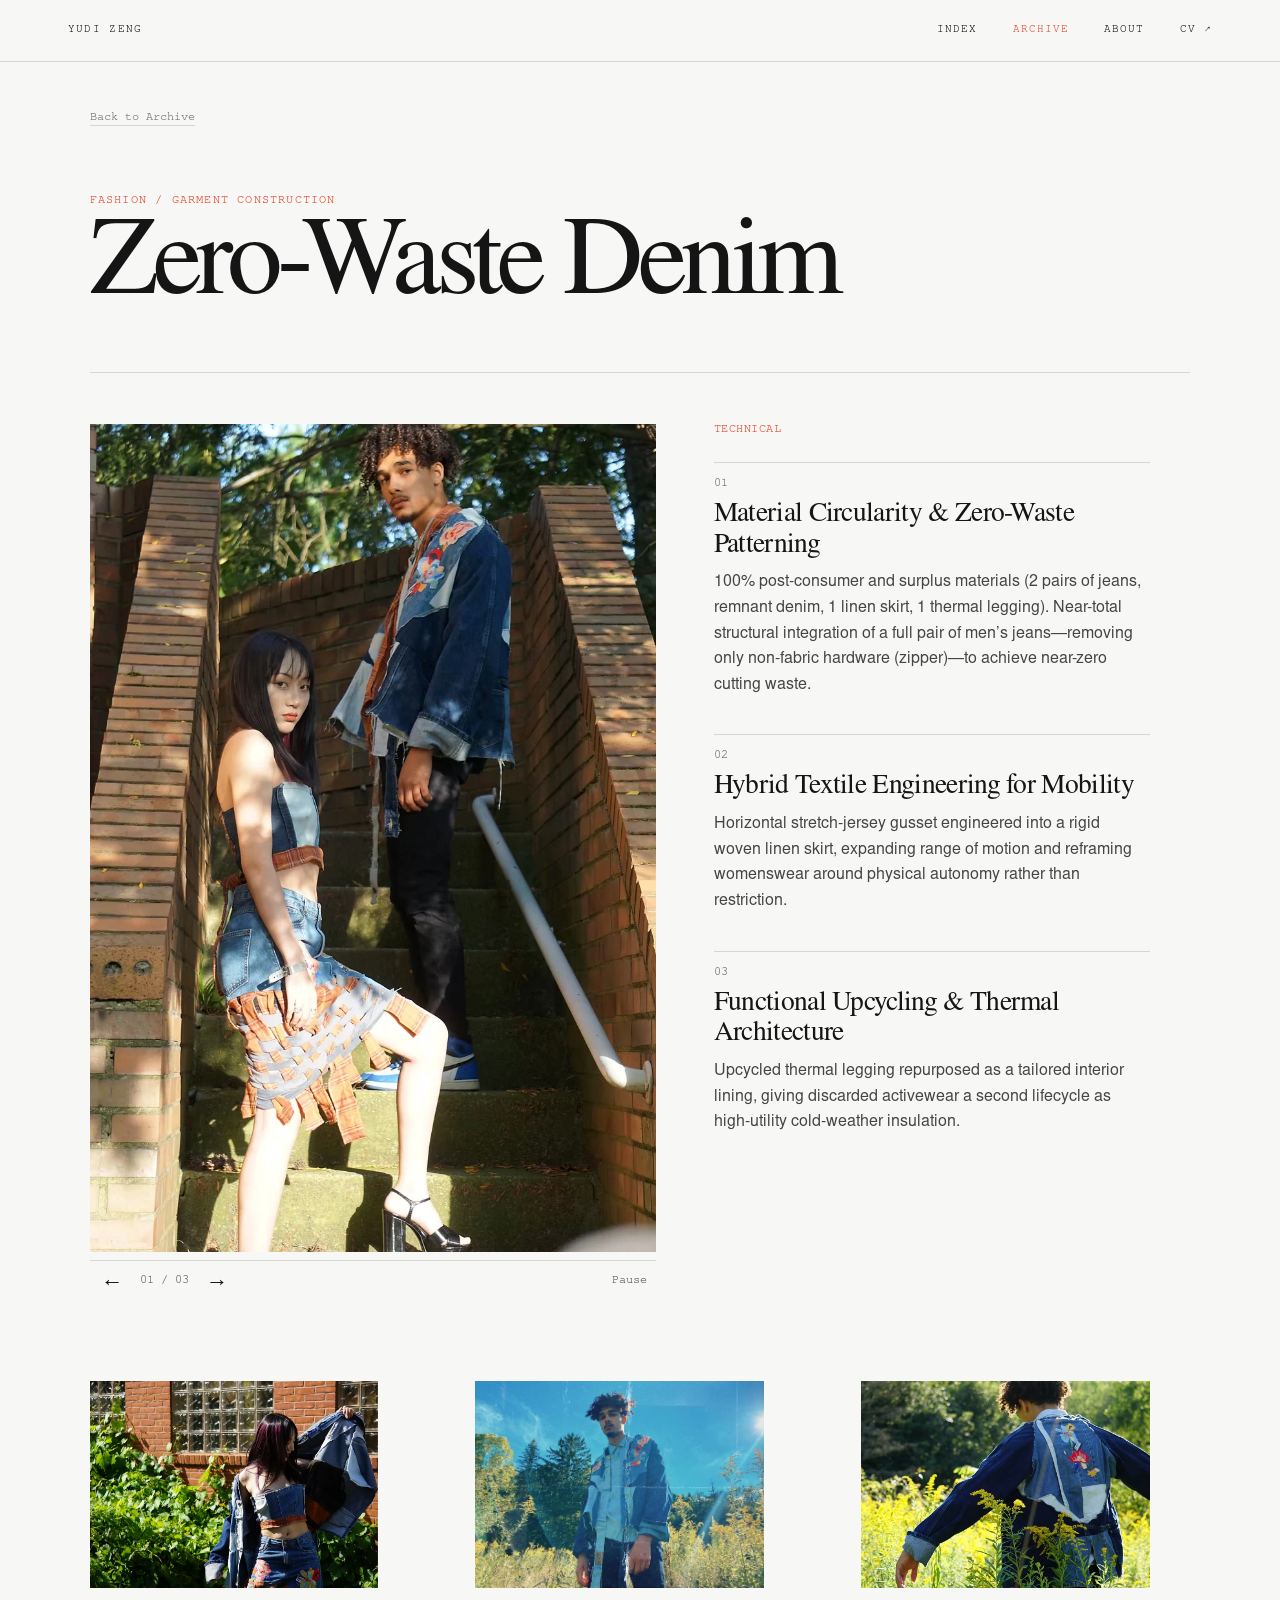
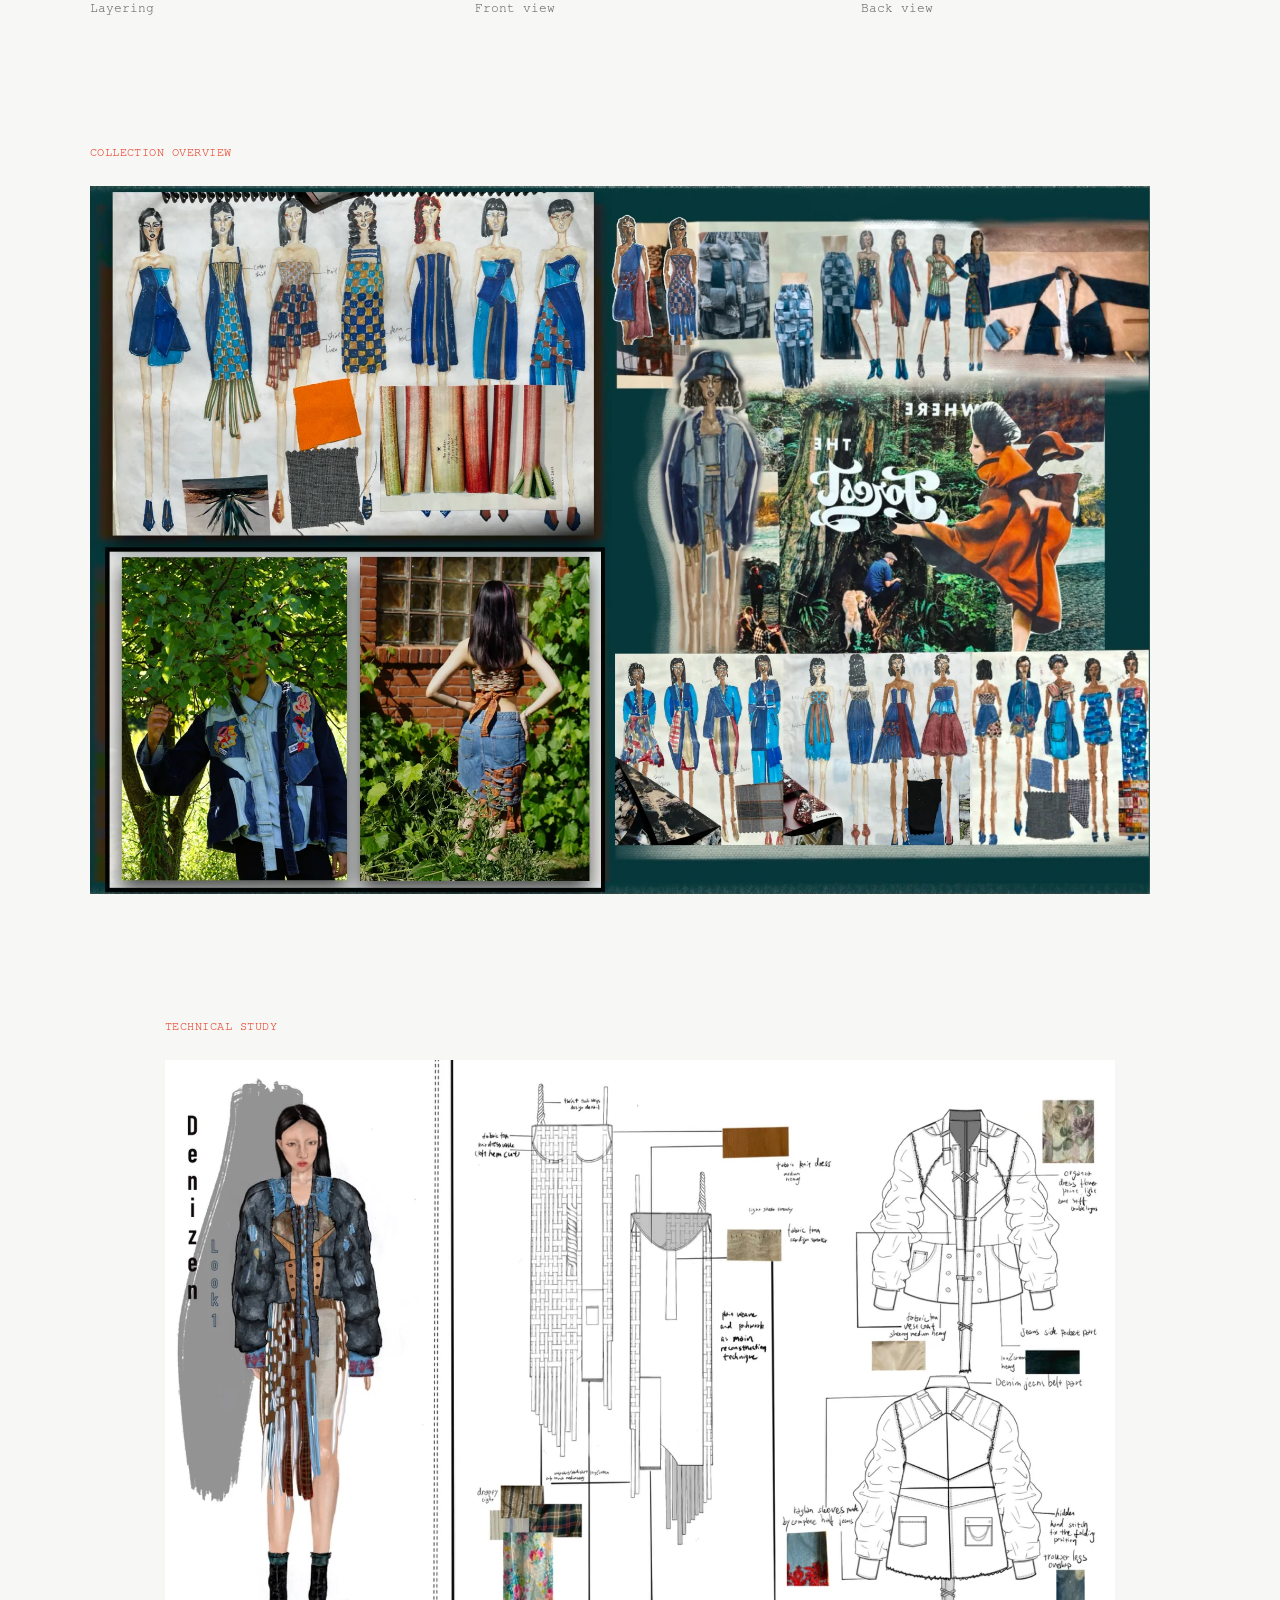
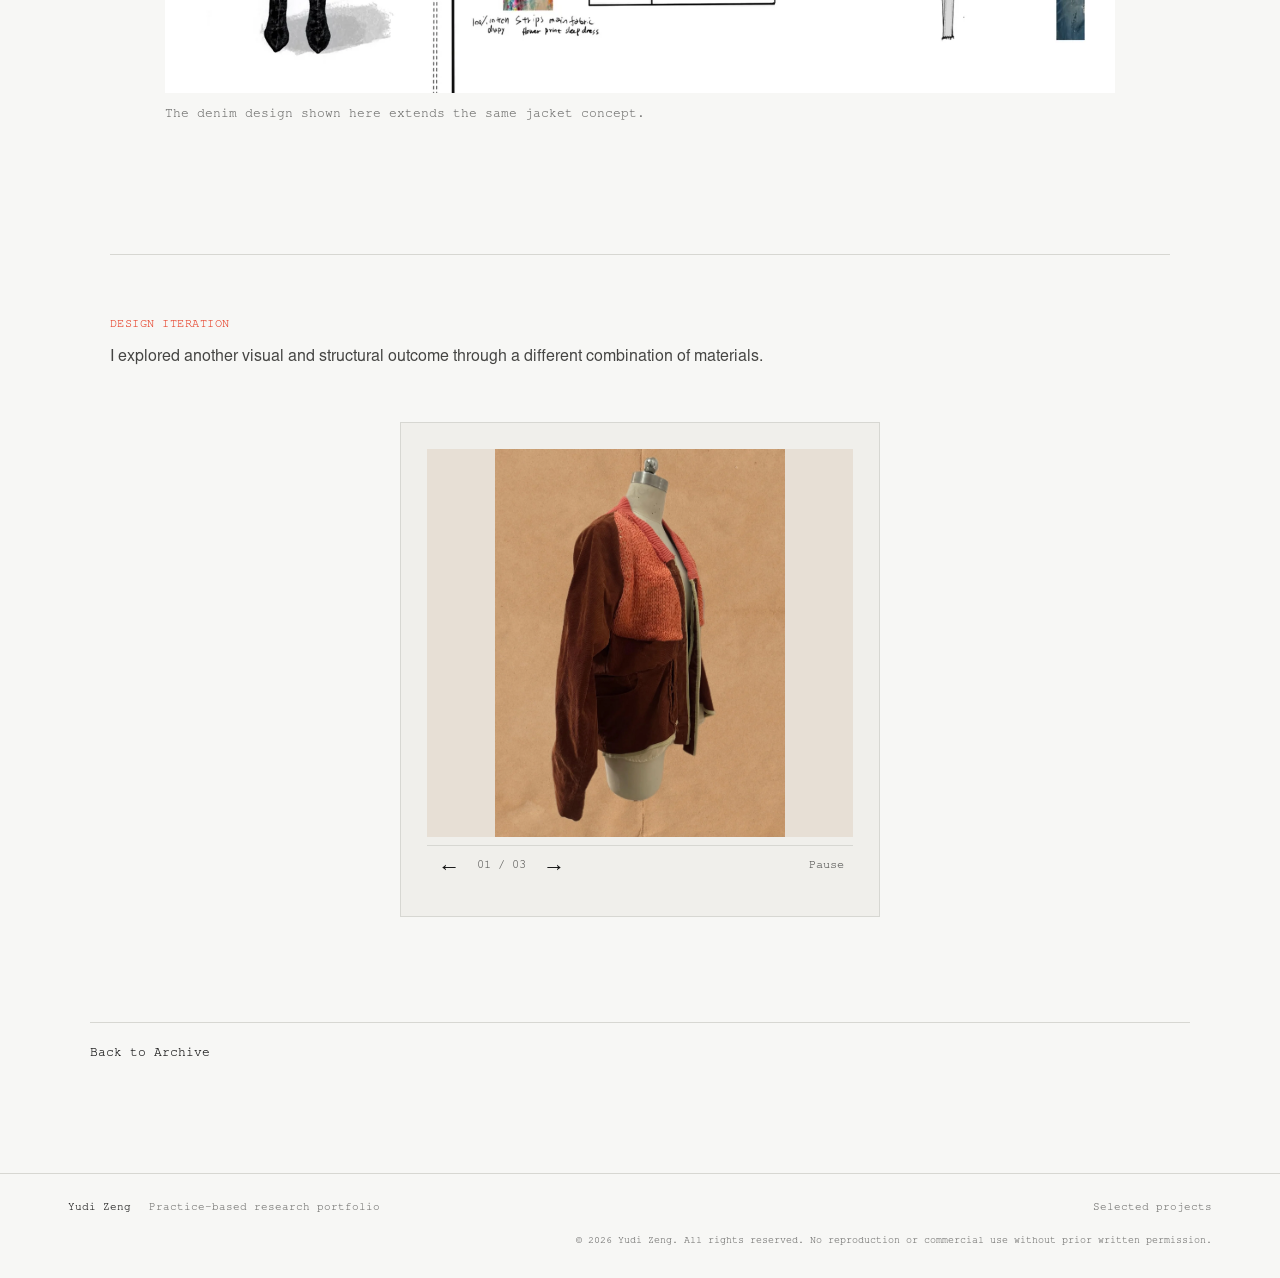
<file: site/archive/zero-waste-denim.html>
<!doctype html>
<html lang="en">
<head>
  <meta charset="utf-8">
  <meta name="viewport" content="width=device-width, initial-scale=1">
  <title>Zero-Waste Denim — Yudi Zeng</title>
  <meta name="description" content="Yudi Zeng's Zero-Waste Denim project explores material reuse, mobility, and insulation through garment construction.">
  <link rel="icon" type="image/svg+xml" href="../favicon.svg">
  <link rel="stylesheet" href="../styles.css">
  <link rel="stylesheet" href="../archive.css">
  <link rel="stylesheet" href="zero-waste-denim.css?v=aligned-photo-row">
  <script src="zero-waste-denim.js" defer></script>
</head>
<body>
  <a class="skip-link" href="#zero-waste-denim">Skip to Zero-Waste Denim</a>
  <header class="topbar">
    <a class="wordmark" href="../index.html#top">YUDI ZENG</a>
    <nav aria-label="Primary navigation">
      <a href="../index.html#index">INDEX</a>
      <a href="../archive.html" aria-current="page">ARCHIVE</a>
      <a href="../index.html#about">ABOUT</a>
      <a href="../assets/Yudi_Zeng_CV.pdf" target="_blank" rel="noopener">CV ↗</a>
    </nav>
  </header>

  <main class="work-main" id="zero-waste-denim">
    <a class="work-back" href="../archive.html">Back to Archive</a>
    <header class="work-header denim-header">
      <p class="eyebrow">FASHION / GARMENT CONSTRUCTION</p>
      <h1>Zero-Waste Denim</h1>
    </header>

    <section class="work-section denim-opening" aria-label="Denim looks and technical principles">
      <div class="denim-gallery denim-hero" data-autoplay="5500" role="region" aria-label="Denim portraits">
        <div class="denim-track" id="denim-portraits" tabindex="0" aria-label="Scroll through denim portraits">
          <figure><img src="../assets/archive/zero-waste-denim/look-staircase.webp" width="876" height="1280" alt="Two models wearing reconstructed denim on an outdoor brick staircase" fetchpriority="high"></figure>
          <figure><img src="../assets/archive/zero-waste-denim/look-02-studio.webp" width="875" height="1199" alt="Front view of the reconstructed denim jacket worn with dark trousers"></figure>
          <figure><img src="../assets/archive/zero-waste-denim/look-03-woodland.webp" width="1058" height="1422" alt="Two models in reconstructed denim beneath evergreen branches"></figure>
        </div>
        <div class="denim-controls" hidden>
          <button type="button" data-step="-1" aria-label="Previous portrait" aria-controls="denim-portraits">←</button>
          <span class="denim-count" aria-hidden="true">01 / 03</span>
          <button type="button" data-step="1" aria-label="Next portrait" aria-controls="denim-portraits">→</button>
          <button type="button" class="denim-playback" data-label="Denim portraits" aria-controls="denim-portraits">Pause</button>
        </div>
      </div>

      <aside class="denim-technical" aria-labelledby="denim-principles">
        <h2 class="section-label" id="denim-principles">Technical</h2>
        <ol class="denim-notes" role="list">
          <li>
            <span class="denim-number" aria-hidden="true">01</span>
            <h3>Material Circularity &amp; Zero-Waste Patterning</h3>
            <p>100% post-consumer and surplus materials (2 pairs of jeans, remnant denim, 1 linen skirt, 1 thermal legging). Near-total structural integration of a full pair of men’s jeans—removing only non-fabric hardware (zipper)—to achieve near-zero cutting waste.</p>
          </li>
          <li>
            <span class="denim-number" aria-hidden="true">02</span>
            <h3>Hybrid Textile Engineering for Mobility</h3>
            <p>Horizontal stretch-jersey gusset engineered into a rigid woven linen skirt, expanding range of motion and reframing womenswear around physical autonomy rather than restriction.</p>
          </li>
          <li>
            <span class="denim-number" aria-hidden="true">03</span>
            <h3>Functional Upcycling &amp; Thermal Architecture</h3>
            <p>Upcycled thermal legging repurposed as a tailored interior lining, giving discarded activewear a second lifecycle as high-utility cold-weather insulation.</p>
          </li>
        </ol>
      </aside>
    </section>

    <section class="work-section denim-support" aria-label="Supporting garment photographs">
      <figure>
        <img src="../assets/archive/zero-waste-denim/look-04-fabric.webp" width="1092" height="790" alt="Model in a denim top lifting a jacket to show its inner layers" loading="lazy">
        <figcaption>Layering</figcaption>
      </figure>
      <figure>
        <img src="../assets/archive/zero-waste-denim/look-05-sunlight.webp" width="1314" height="902" alt="Front view of the denim jacket outdoors in bright sunlight" loading="lazy">
        <figcaption>Front view</figcaption>
      </figure>
      <figure>
        <img src="../assets/archive/zero-waste-denim/look-06-back.webp" width="1018" height="714" alt="Back of the jacket with contrasting denim panels and floral details" loading="lazy">
        <figcaption>Back view</figcaption>
      </figure>
    </section>

    <section class="work-section denim-record" aria-labelledby="denim-overview">
      <h2 class="section-label" id="denim-overview">Collection overview</h2>
      <figure>
        <a class="denim-overview-frame" href="../assets/archive/zero-waste-denim/collection-overview-revised.webp" aria-label="View full-size collection overview">
          <img src="../assets/archive/zero-waste-denim/collection-overview-revised.webp" width="2048" height="1426" alt="Collection board combining styled denim looks, visual references, and garment lineups" loading="lazy">
        </a>
      </figure>
    </section>

    <section class="work-section denim-record" aria-labelledby="denim-technical">
      <h2 class="section-label" id="denim-technical">Technical study</h2>
      <figure>
        <a href="../assets/archive/zero-waste-denim/jacket-technical-study.webp" aria-label="View full-size technical study">
          <img src="../assets/archive/zero-waste-denim/jacket-technical-study.webp" width="1800" height="1200" alt="Denim look illustration alongside technical flats and construction details for the jacket" loading="lazy">
        </a>
        <figcaption>The denim design shown here extends the same jacket concept.</figcaption>
      </figure>
    </section>

    <section class="work-section denim-iteration" aria-labelledby="denim-iteration-title">
      <h2 class="section-label" id="denim-iteration-title">Design Iteration</h2>
      <p class="denim-iteration-intro">I explored another visual and structural outcome through a different combination of materials.</p>

      <div class="denim-gallery denim-iteration-gallery" data-autoplay="4600" role="region" aria-label="Second jacket photographs">
        <div class="denim-track" id="denim-iteration-photos" tabindex="0" aria-label="Scroll through second jacket photographs">
          <figure>
            <img src="../assets/archive/zero-waste-denim/jacket-form.webp" width="1350" height="1800" alt="Rust and orange jacket on a dress form, seen from the side" loading="lazy">
          </figure>
          <figure>
            <img src="../assets/archive/zero-waste-denim/jacket-extension.webp" width="1344" height="1792" alt="Front view of the rust and orange jacket laid flat with its sleeves extended" loading="lazy">
          </figure>
          <figure>
            <img src="../assets/archive/zero-waste-denim/jacket-lining.webp" width="1546" height="1800" alt="Inside the rust jacket with a patterned lining and cream pocket" loading="lazy">
          </figure>
        </div>
        <div class="denim-controls" hidden>
          <button type="button" data-step="-1" aria-label="Previous jacket photo" aria-controls="denim-iteration-photos">←</button>
          <span class="denim-count" aria-hidden="true">01 / 03</span>
          <button type="button" data-step="1" aria-label="Next jacket photo" aria-controls="denim-iteration-photos">→</button>
          <button type="button" class="denim-playback" data-label="Second jacket photographs" aria-controls="denim-iteration-photos">Pause</button>
        </div>
      </div>
    </section>

    <nav class="work-footer-nav" aria-label="Portfolio navigation"><a href="../archive.html">Back to Archive</a></nav>
  </main>
  <footer>
    <div><strong>Yudi Zeng</strong><span>Practice-based research portfolio</span></div>
    <a href="../index.html#index">Selected projects</a>
    <small class="copyright">© 2026 Yudi Zeng. All rights reserved. No reproduction or commercial use without prior written permission.</small>
  </footer>
</body>
</html>
</file>
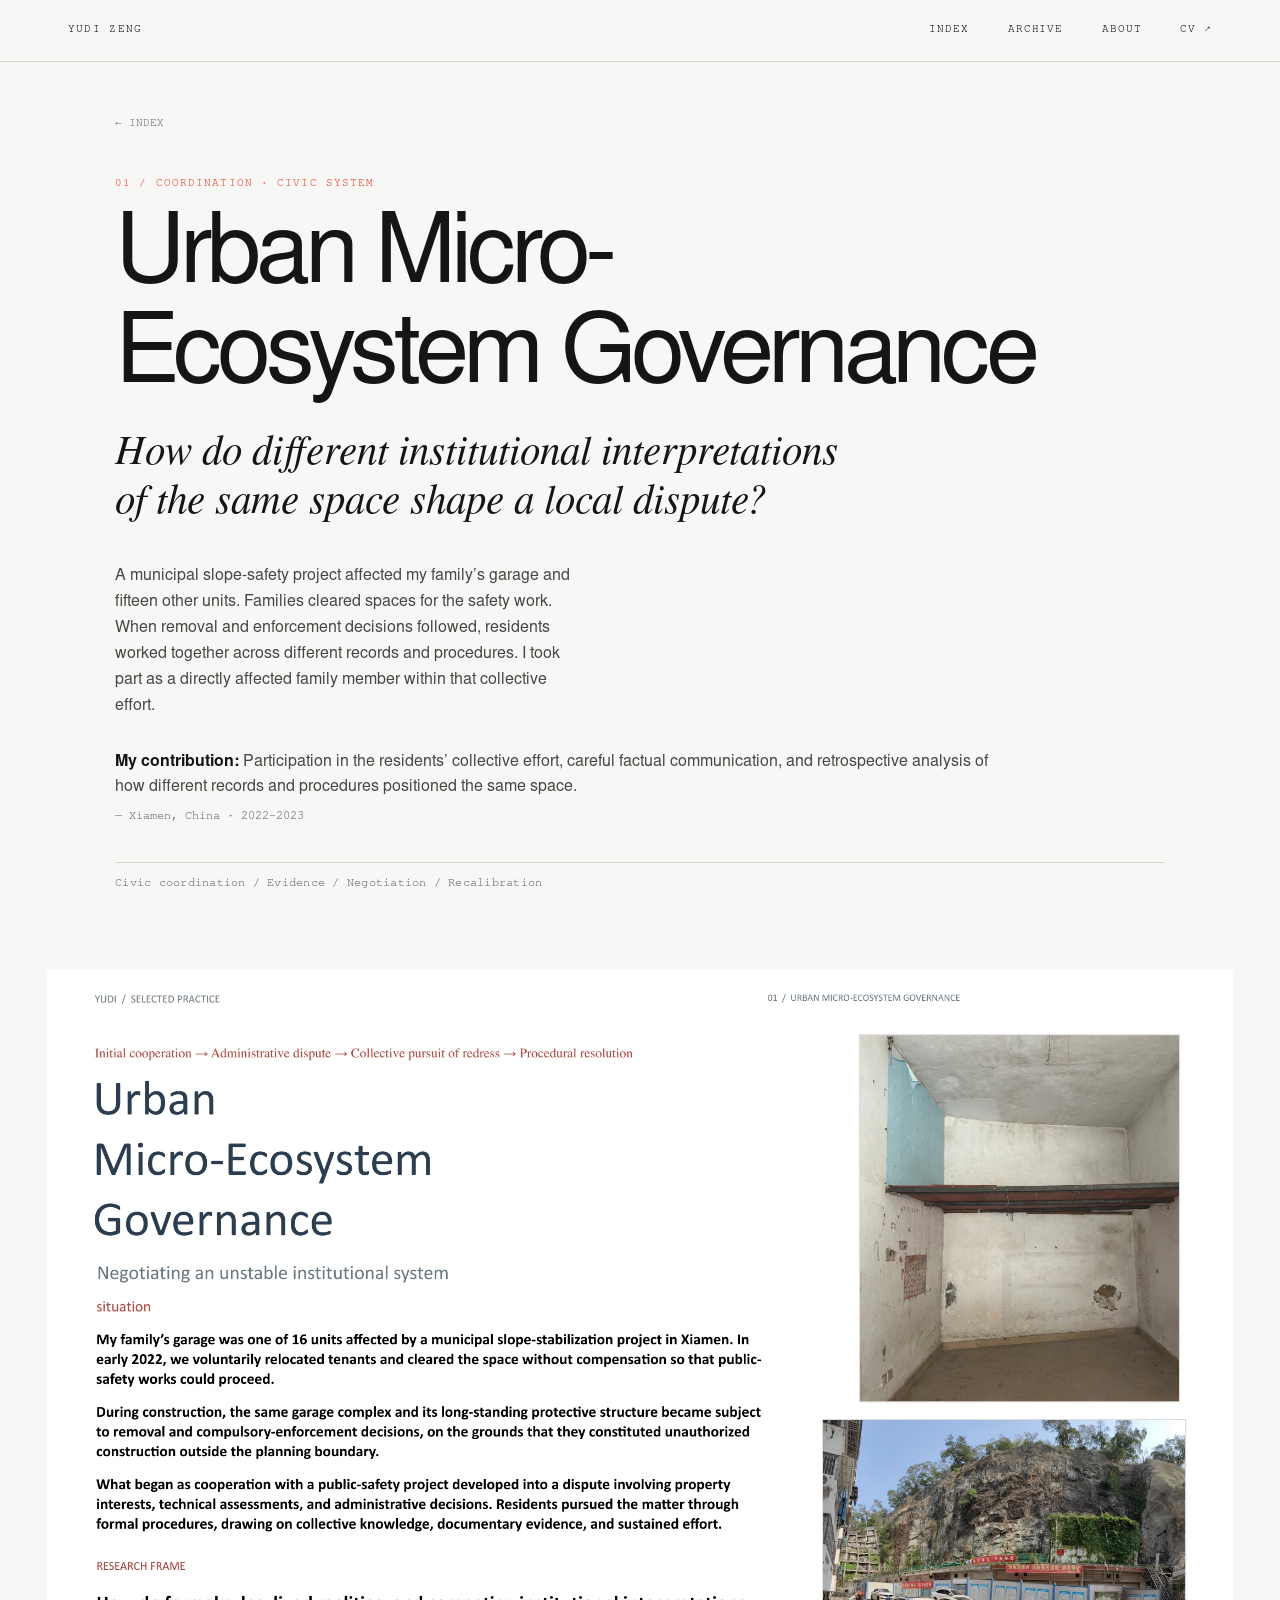
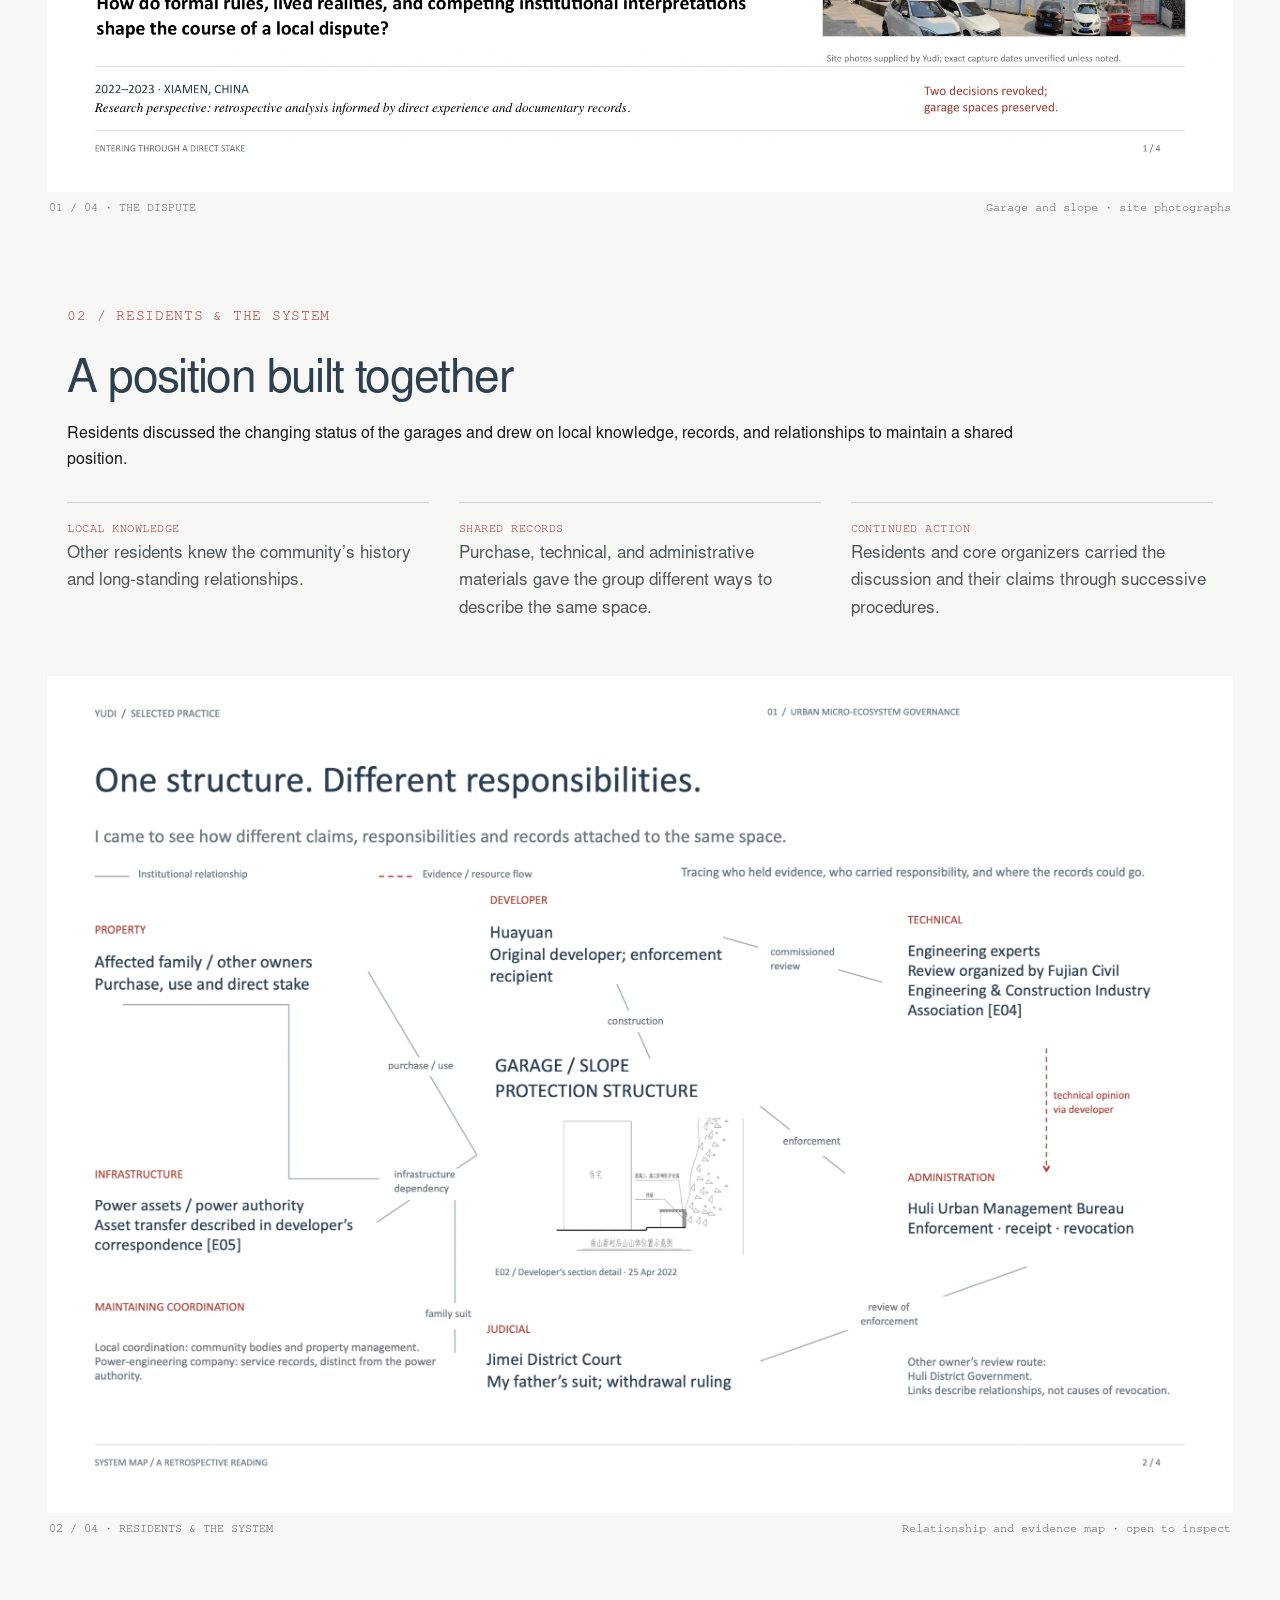
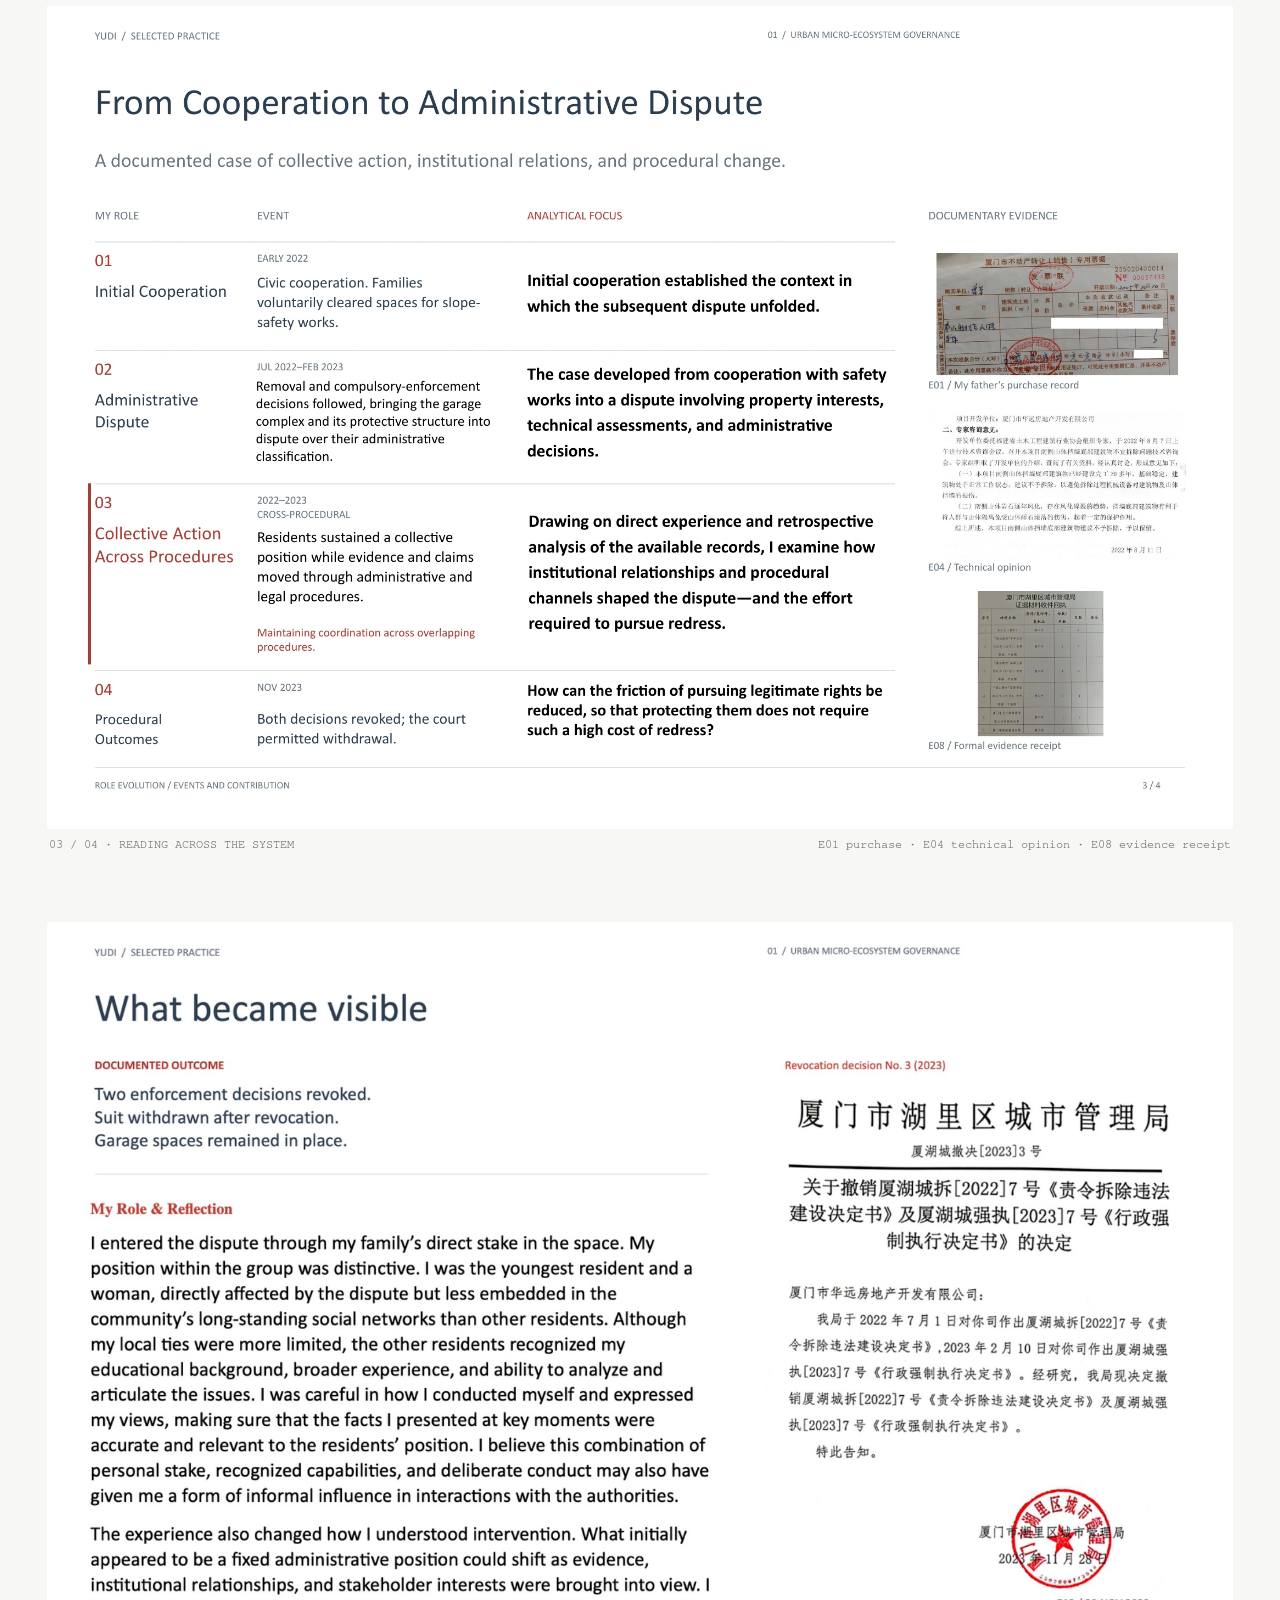
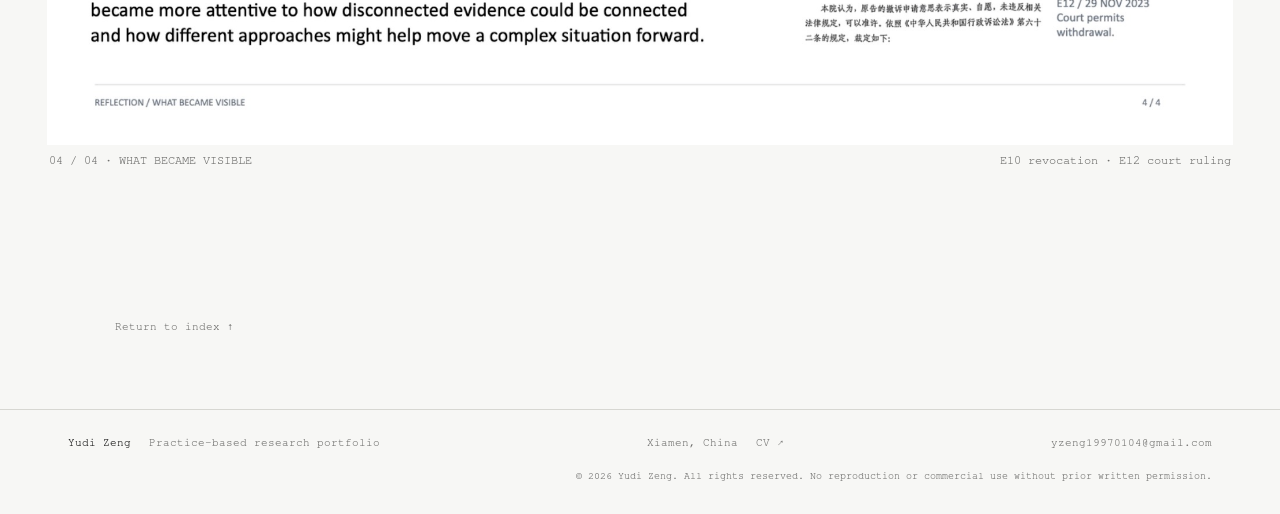
<file: site/projects/01-contradiction.html>
<!doctype html>
<html lang="en"><head><meta charset="utf-8"><meta name="viewport" content="width=device-width, initial-scale=1"><meta name="description" content="Urban Micro-Ecosystem Governance — an inquiry into fragmented evidence, institutional contradiction, and civic coordination."><title>01 / Coordination — Yudi Zeng</title><link rel="icon" href="../favicon.svg" type="image/svg+xml"><link rel="stylesheet" href="../styles.css?v=20261029p1restored"><link rel="canonical" href="https://yudizeng.github.io/yudi-zeng-2025-web-portfolio/projects/01-contradiction.html"><meta name="robots" content="index, follow"><meta property="og:title" content="01 / Coordination — Yudi Zeng"><meta property="og:description" content="Urban Micro-Ecosystem Governance — an inquiry into fragmented evidence, institutional contradiction, and civic coordination."><meta property="og:type" content="website"><meta property="og:url" content="https://yudizeng.github.io/yudi-zeng-2025-web-portfolio/projects/01-contradiction.html"><meta name="twitter:card" content="summary"><meta name="twitter:title" content="01 / Coordination — Yudi Zeng"><meta name="twitter:description" content="Urban Micro-Ecosystem Governance — an inquiry into fragmented evidence, institutional contradiction, and civic coordination."></head>
<body class="project-page"><a class="skip-link" href="#project">Skip to project</a><header class="topbar"><a class="wordmark" href="../index.html#top">YUDI ZENG</a><nav aria-label="Primary navigation"><a href="../index.html#index">INDEX</a><a href="../archive.html">ARCHIVE</a><a href="../index.html#about">ABOUT</a><a href="../assets/Yudi_Zeng_CV.pdf?v=20261024cvfix" target="_blank" rel="noopener">CV ↗</a></nav></header>
<main id="project"><section class="project-intro"><a class="back-link" href="../index.html#index">← INDEX</a><p class="hero-kicker">01 / COORDINATION · CIVIC SYSTEM</p><h1>Urban Micro-Ecosystem Governance</h1><p class="project-question">How do different institutional interpretations of the same space shape a local dispute?</p><div class="intro-copy"><p>A municipal slope-safety project affected my family’s garage and fifteen other units. Families cleared spaces for the safety work. When removal and enforcement decisions followed, residents worked together across different records and procedures. I took part as a directly affected family member within that collective effort.</p></div><p class="contribution"><strong>My contribution:</strong> Participation in the residents’ collective effort, careful factual communication, and retrospective analysis of how different records and procedures positioned the same space. <span>— Xiamen, China · 2022–2023</span></p><div class="tag-line">Civic coordination / Evidence / Negotiation / Recalibration</div></section>
<section class="deck p1-deck" aria-label="Events, collective work, evidence, and outcome">
<figure class="p1-uploaded-slide">
  <a href="../assets/decks/p1-slide-01-user-20261029.webp" target="_blank" rel="noopener"><img src="../assets/decks/p1-slide-01-user-20261029.webp" width="2160" height="1500" alt="Slide 1: the family garage and slope, with the dispute’s sequence from safety cooperation to procedural resolution" fetchpriority="high"></a>
  <figcaption><span>01 / 04 · THE DISPUTE</span><span>Garage and slope · site photographs</span></figcaption>
</figure>
<figure class="p1-map-slide">
  <div class="p1-map-intro">
    <p class="p1-slide-kicker">02 / RESIDENTS &amp; THE SYSTEM</p>
    <h2>A position built together</h2>
    <p>Residents discussed the changing status of the garages and drew on local knowledge, records, and relationships to maintain a shared position.</p>
    <div class="p1-collective-steps" aria-label="Collective process">
      <div><span>LOCAL KNOWLEDGE</span><p>Other residents knew the community’s history and long-standing relationships.</p></div>
      <div><span>SHARED RECORDS</span><p>Purchase, technical, and administrative materials gave the group different ways to describe the same space.</p></div>
      <div><span>CONTINUED ACTION</span><p>Residents and core organizers carried the discussion and their claims through successive procedures.</p></div>
    </div>
  </div>
  <a href="../assets/decks/p1-relationship-map-20261029.webp" target="_blank" rel="noopener"><img src="../assets/decks/p1-relationship-map-20261029.webp" width="2526" height="1785" alt="Updated relationship map of affected owners, developer, technical reviewers, administration, infrastructure, and court, showing different responsibilities and evidence routes" loading="lazy"></a>
  <figcaption><span>02 / 04 · RESIDENTS &amp; THE SYSTEM</span><span>Relationship and evidence map · open to inspect</span></figcaption>
</figure>
<figure class="p1-uploaded-slide">
  <a href="../assets/decks/p1-slide-03-user-20261029.webp" target="_blank" rel="noopener"><img src="../assets/decks/p1-slide-03-user-20261029.webp" width="2160" height="1500" alt="Slide 3: four event stages, analytical focus, and original purchase, technical, and evidence records" loading="lazy"></a>
  <figcaption><span>03 / 04 · READING ACROSS THE SYSTEM</span><span>E01 purchase · E04 technical opinion · E08 evidence receipt</span></figcaption>
</figure>
<figure class="p1-uploaded-slide">
  <a href="../assets/decks/p1-slide-04-user-20261029-v2.jpg" target="_blank" rel="noopener"><img src="../assets/decks/p1-slide-04-user-20261029-v2.jpg" width="2048" height="1421" alt="Slide 4: Yudi’s situated reflection with the revocation decision and court ruling" loading="lazy"></a>
  <figcaption><span>04 / 04 · WHAT BECAME VISIBLE</span><span>E10 revocation · E12 court ruling</span></figcaption>
</figure>
</section><div class="p1-end-link"><a class="back-link" href="../index.html#index">Return to index ↑</a></div></main>
<footer><div><strong>Yudi Zeng</strong><span>Practice-based research portfolio</span></div><div><span>Xiamen, China</span><a href="../assets/Yudi_Zeng_CV.pdf?v=20261024cvfix" target="_blank" rel="noopener">CV ↗</a></div><a href="mailto:yzeng19970104@gmail.com">yzeng19970104@gmail.com</a><small class="copyright">© 2026 Yudi Zeng. All rights reserved. No reproduction or commercial use without prior written permission.</small></footer><script src="../script.js"></script></body></html>
</file>
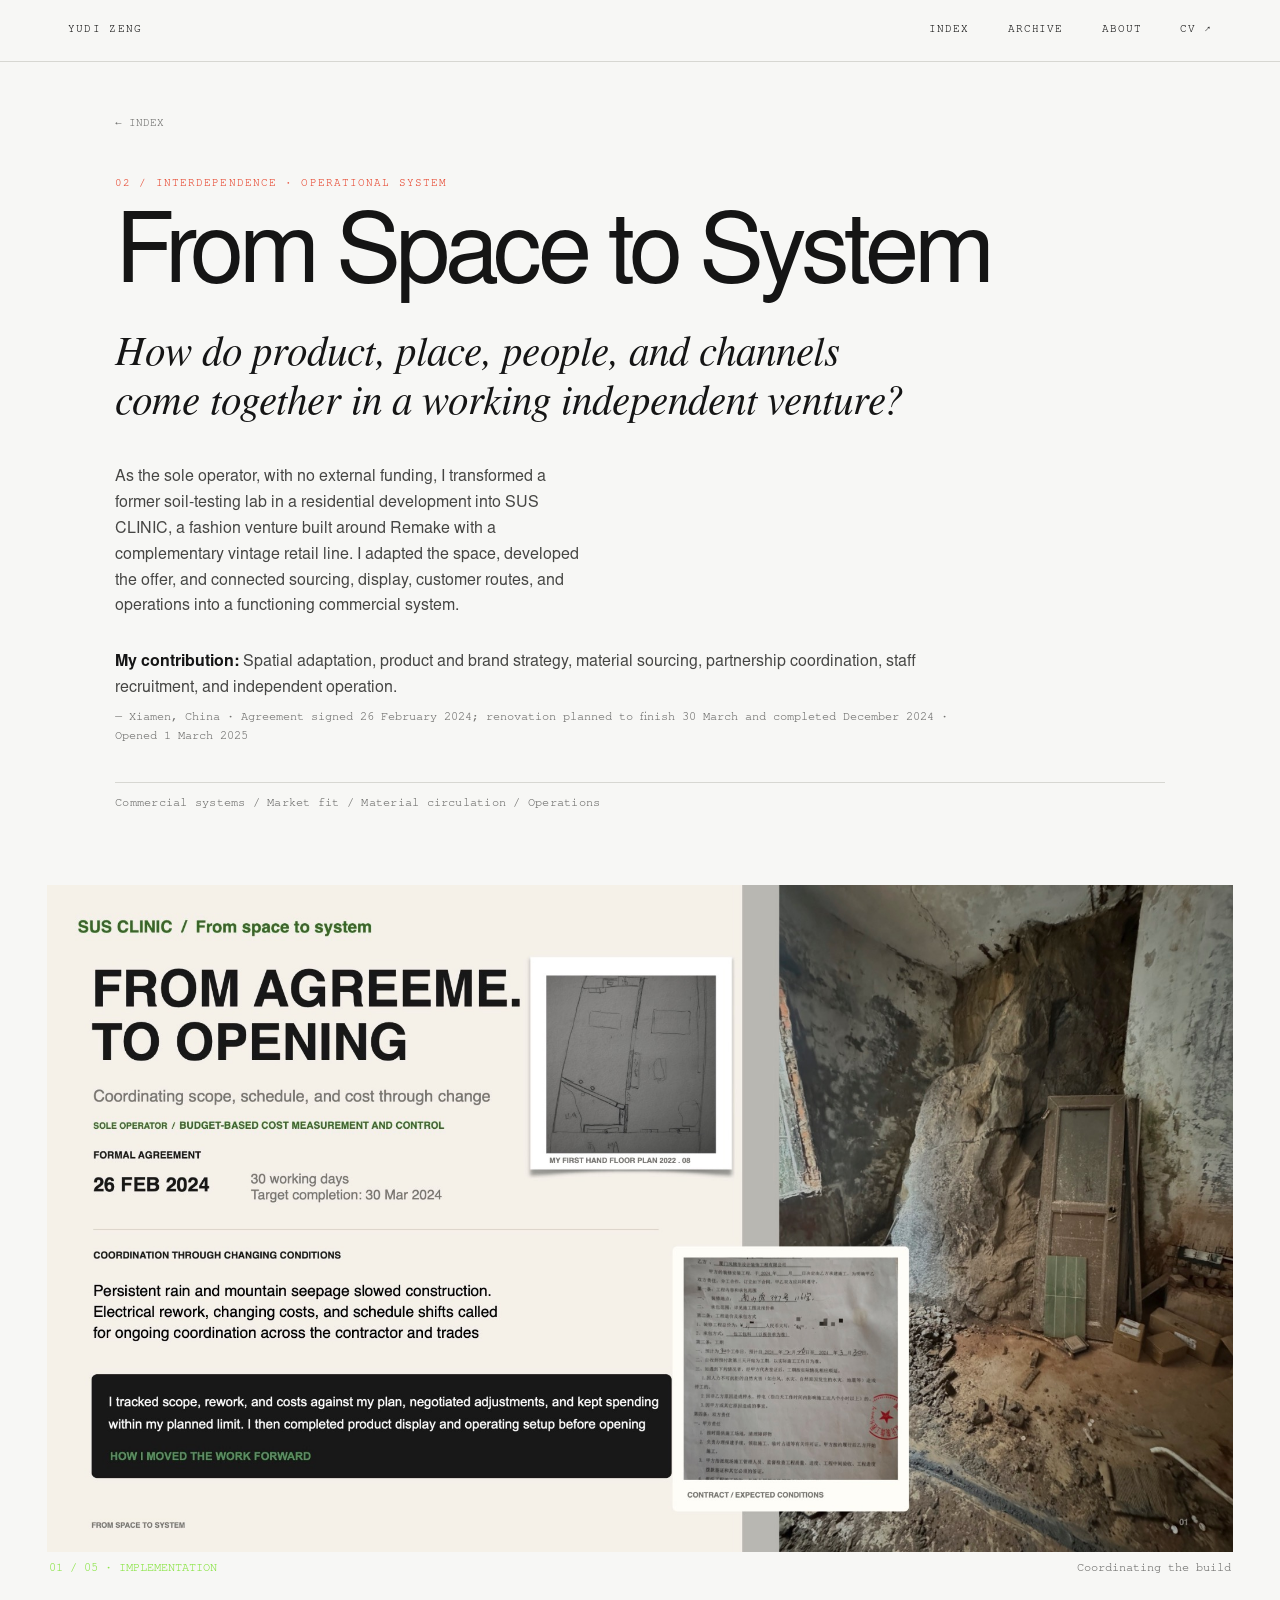
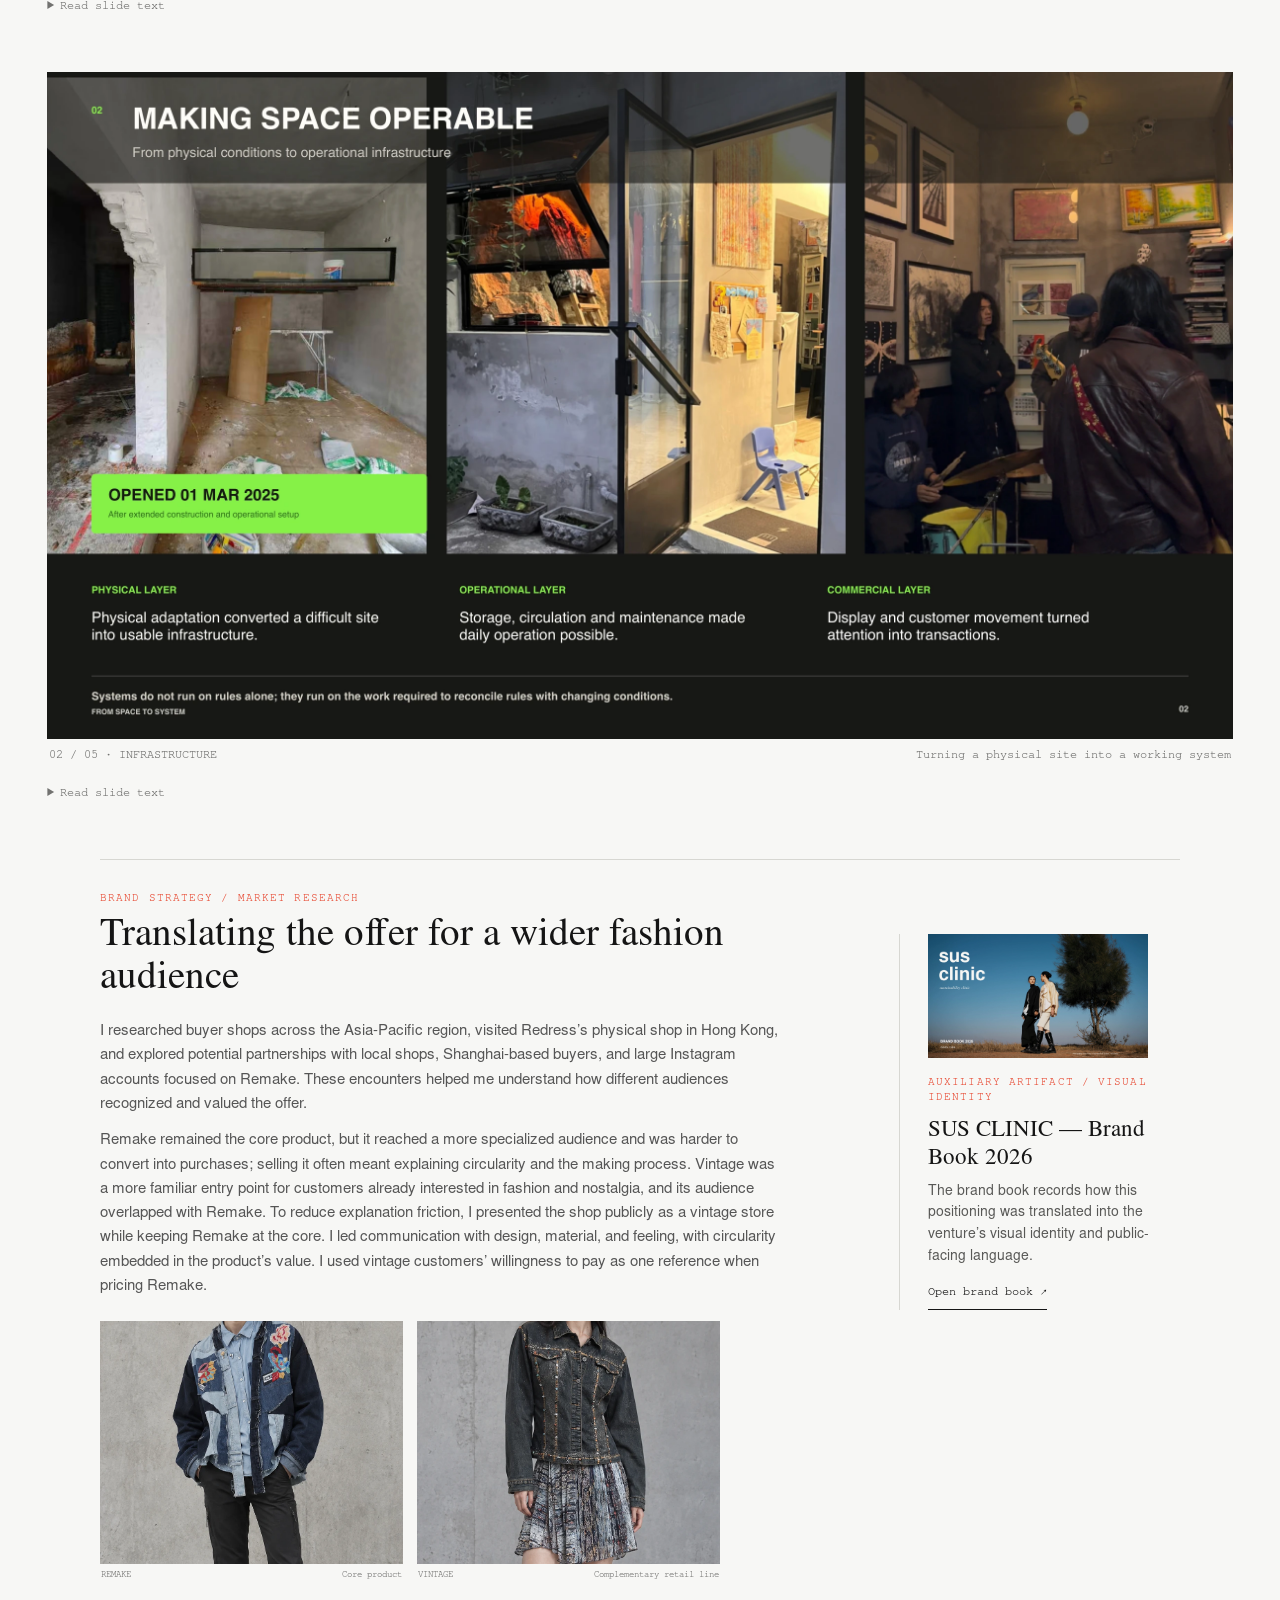
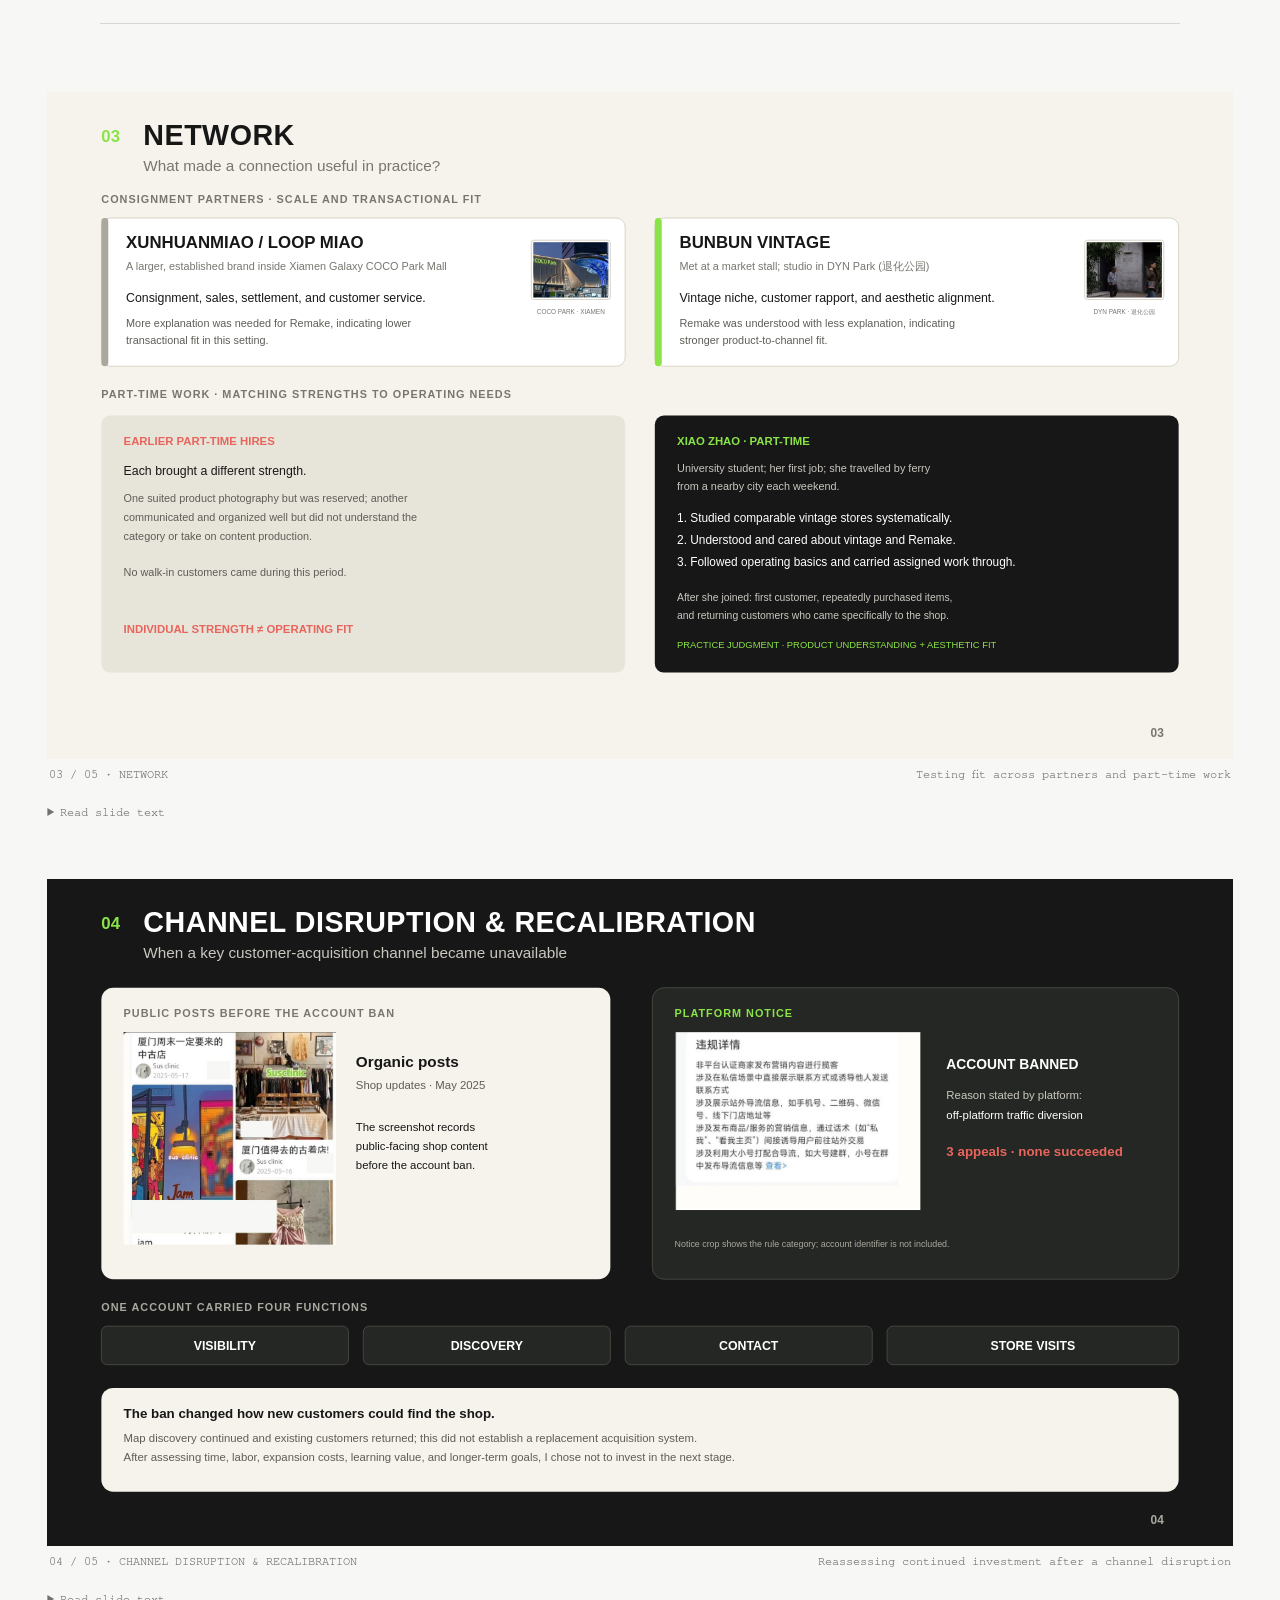
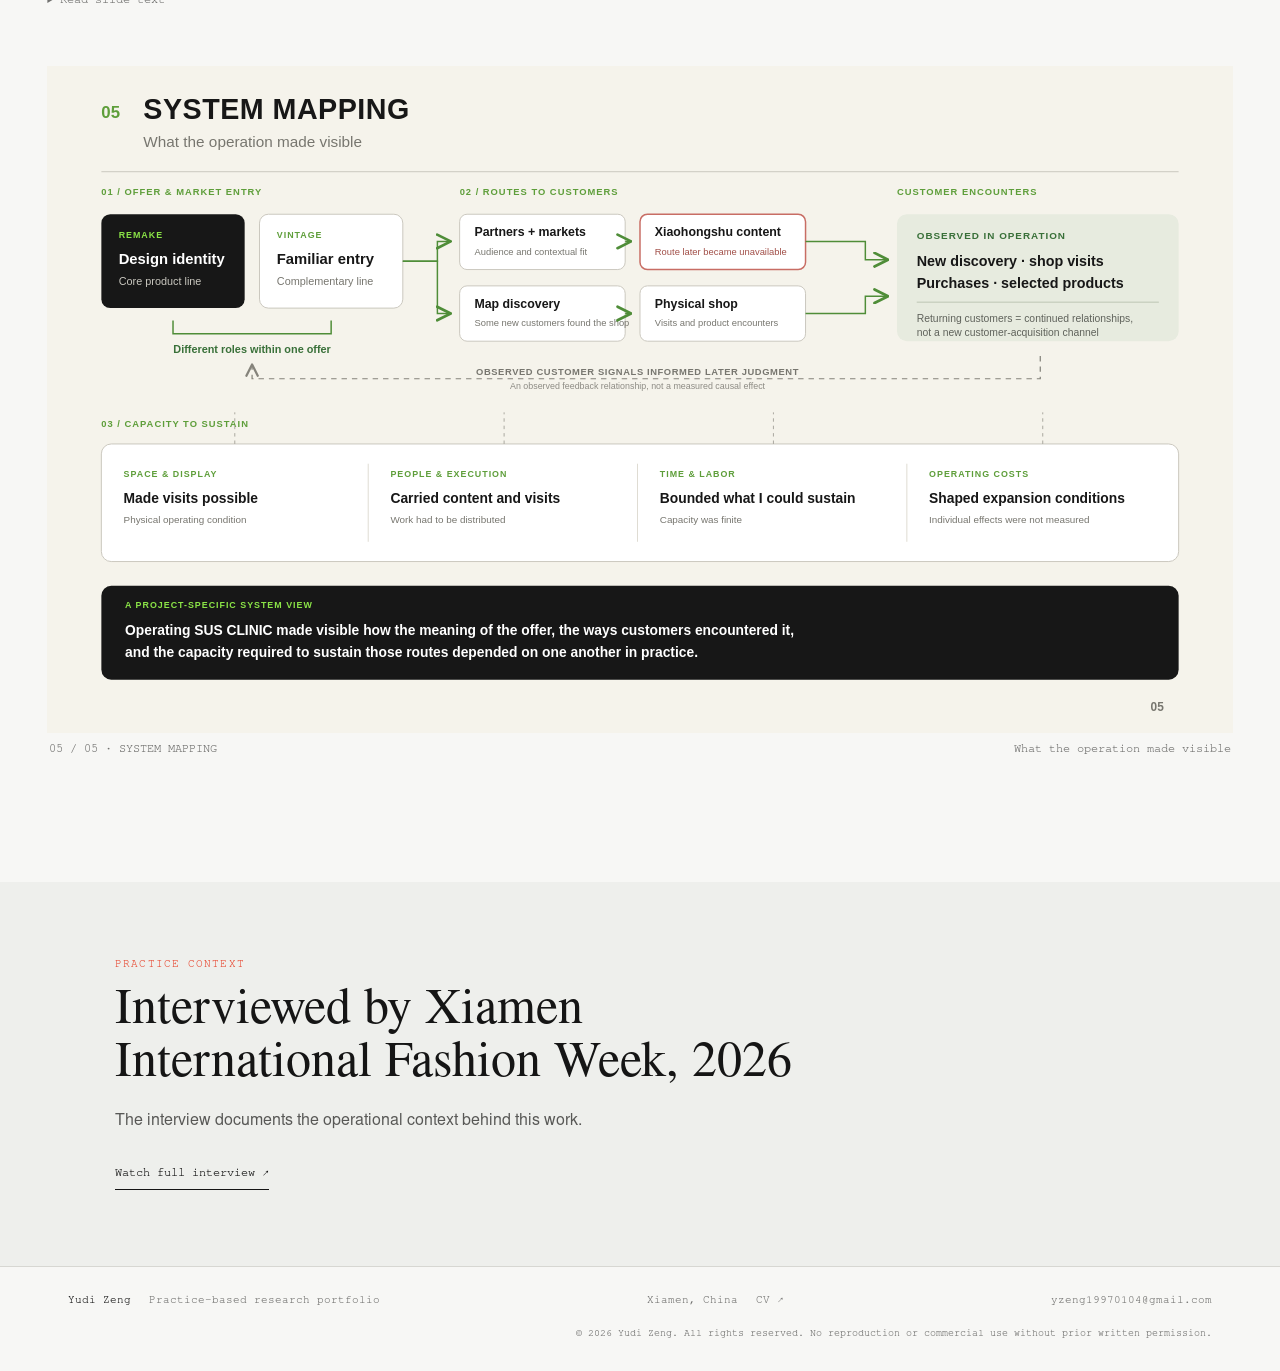
<file: site/projects/02-disruption.html>
<!doctype html>
<html lang="en"><head><meta charset="utf-8"><meta name="viewport" content="width=device-width, initial-scale=1"><meta name="description" content="From Space to System — building and testing SUS CLINIC as a commercial system through products, space, partnerships, and customer channels."><title>02 / Interdependence — Yudi Zeng</title><link rel="icon" href="../favicon.svg" type="image/svg+xml"><link rel="stylesheet" href="../styles.css?v=20261029market"><link rel="canonical" href="https://yudizeng.github.io/yudi-zeng-2025-web-portfolio/projects/02-disruption.html"><meta name="robots" content="index, follow"><meta property="og:title" content="02 / Interdependence — Yudi Zeng"><meta property="og:description" content="From Space to System — building and testing SUS CLINIC as a commercial system through products, space, partnerships, and customer channels."><meta property="og:type" content="website"><meta property="og:url" content="https://yudizeng.github.io/yudi-zeng-2025-web-portfolio/projects/02-disruption.html"><meta name="twitter:card" content="summary"><meta name="twitter:title" content="02 / Interdependence — Yudi Zeng"><meta name="twitter:description" content="From Space to System — building and testing SUS CLINIC as a commercial system through products, space, partnerships, and customer channels."></head>
<body class="project-page"><a class="skip-link" href="#project">Skip to project</a><header class="topbar"><a class="wordmark" href="../index.html#top">YUDI ZENG</a><nav aria-label="Primary navigation"><a href="../index.html#index">INDEX</a><a href="../archive.html">ARCHIVE</a><a href="../index.html#about">ABOUT</a><a href="../assets/Yudi_Zeng_CV.pdf?v=20261024cvfix" target="_blank" rel="noopener">CV ↗</a></nav></header>
<main id="project"><section class="project-intro"><a class="back-link" href="../index.html#index">← INDEX</a><p class="hero-kicker">02 / INTERDEPENDENCE · OPERATIONAL SYSTEM</p><h1>From Space to System</h1><p class="project-question">How do product, place, people, and channels come together in a working independent venture?</p><div class="intro-copy"><p>As the sole operator, with no external funding, I transformed a former soil-testing lab in a residential development into SUS CLINIC, a fashion venture built around Remake with a complementary vintage retail line. I adapted the space, developed the offer, and connected sourcing, display, customer routes, and operations into a functioning commercial system.</p></div><p class="contribution"><strong>My contribution:</strong> Spatial adaptation, product and brand strategy, material sourcing, partnership coordination, staff recruitment, and independent operation. <span>— Xiamen, China · Agreement signed 26 February 2024; renovation planned to finish 30 March and completed December 2024 · Opened 1 March 2025</span></p><div class="tag-line">Commercial systems / Market fit / Material circulation / Operations</div></section>
<section class="deck deck-opening" aria-label="Implementation and infrastructure">
<figure><a href="../assets/decks/p2-slide-01-user.jpg?v=20261028original" target="_blank" rel="noopener"><img src="../assets/decks/p2-slide-01-user.jpg?v=20261028original" width="2048" height="1152" alt="From Agreement to Opening: construction photograph with original floor plan and signed contract evidence" fetchpriority="high"></a><figcaption><span style="color:#8be447">01 / 05 · IMPLEMENTATION</span><span>Coordinating the build</span></figcaption><details class="slide-transcript"><summary>Read slide text</summary><div><h2>Making the space work through changing conditions</h2><p><strong>Agreement:</strong> Signed 26 February 2024, with 30 working days and a planned completion date of 30 March 2024.</p><p>Persistent rain and mountain seepage delayed construction. Electrical errors, price changes, and delays required repeated coordination with the contractor and trades; the renovation continued through December 2024.</p><p>I tracked scope, rework, and costs through those changes, negotiated adjustments, and kept spending within the limits I had planned. After construction, I arranged product display and operating setup before the store opened on 1 March 2025.</p></div></details></figure>
<figure><a href="../assets/decks/p2-slide-02.webp?v=20261010" target="_blank" rel="noopener"><img src="../assets/decks/p2-slide-02.webp?v=20261010" width="2400" height="1350" alt="Making space operable: physical adaptation, retail infrastructure, display, and customer movement" loading="lazy"></a><figcaption><span>02 / 05 · INFRASTRUCTURE</span><span>Turning a physical site into a working system</span></figcaption><details class="slide-transcript"><summary>Read slide text</summary><div><h2>From site history to commercial infrastructure</h2><p>The site had served as a soil-testing lab for the residential development and was later used for other purposes. I adapted it into a space for SUS CLINIC’s retail and customer experience.</p><p><strong>Physical layer:</strong> Layout, fixtures, storage, and display made the space usable.</p><p><strong>Operational layer:</strong> I adjusted the visit model over time, moving from walk-in hours toward appointment-based visits.</p><p><strong>Commercial layer:</strong> Product presentation and customer circulation connected the space to the offer.</p><p>Completing the build was one stage; making the space function as a venture required decisions about how people, products, and visits would meet.</p></div></details></figure></section>
<section class="market-strategy" aria-labelledby="brand-strategy-title"><div class="market-translation"><p class="eyebrow">BRAND STRATEGY / MARKET RESEARCH</p><h2 id="brand-strategy-title">Translating the offer for a wider fashion audience</h2><p>I researched buyer shops across the Asia-Pacific region, visited Redress’s physical shop in Hong Kong, and explored potential partnerships with local shops, Shanghai-based buyers, and large Instagram accounts focused on Remake. These encounters helped me understand how different audiences recognized and valued the offer.</p><p>Remake remained the core product, but it reached a more specialized audience and was harder to convert into purchases; selling it often meant explaining circularity and the making process. Vintage was a more familiar entry point for customers already interested in fashion and nostalgia, and its audience overlapped with Remake. To reduce explanation friction, I presented the shop publicly as a vintage store while keeping Remake at the core. I led communication with design, material, and feeling, with circularity embedded in the product’s value. I used vintage customers’ willingness to pay as one reference when pricing Remake.</p><div class="product-evidence" aria-label="SUS CLINIC product lines"><figure><div class="product-image"><img src="../assets/decks/p2-remake-product.webp" width="875" height="1199" alt="Upper-body view of a Remake denim jacket, the core SUS CLINIC product" loading="lazy"></div><figcaption><span>REMAKE</span><span>Core product</span></figcaption></figure><figure><div class="product-image"><img src="../assets/decks/p2-vintage-product.webp" width="875" height="1199" alt="Upper-body view of a vintage denim jacket from the complementary retail line" loading="lazy"></div><figcaption><span>VINTAGE</span><span>Complementary retail line</span></figcaption></figure></div></div><aside class="brandbook-artifact" aria-labelledby="brandbook-title"><a class="material-cover" href="https://difficult-rose-jptnmf1e.edgeone.dev/" target="_blank" rel="noopener"><img src="../assets/materials/sus-clinic-brandbook-01.webp" width="2400" height="1350" alt="SUS CLINIC Brand Book 2026 cover" loading="lazy"></a><div><p class="eyebrow">AUXILIARY ARTIFACT / VISUAL IDENTITY</p><h2 id="brandbook-title">SUS CLINIC — Brand Book 2026</h2><p>The brand book records how this positioning was translated into the venture’s visual identity and public-facing language.</p><a class="text-link" href="https://difficult-rose-jptnmf1e.edgeone.dev/" target="_blank" rel="noopener">Open brand book ↗</a></div></aside></section>
<section class="deck deck-continuation" aria-label="Network, customer routes, and system mapping">

<figure><a href="../assets/decks/p2-slide-03.svg?v=20261029networkfit" target="_blank" rel="noopener"><img src="../assets/decks/p2-slide-03.svg?v=20261029networkfit" width="2400" height="1350" alt="Network: comparing transactional fit across two consignment partners and operating fit across part-time roles" loading="lazy"></a><figcaption><span>03 / 05 · NETWORK</span><span>Testing fit across partners and part-time work</span></figcaption><details class="slide-transcript"><summary>Read slide text</summary><div><h2>What made a connection useful in practice?</h2><p>Xunhuanmiao and Bunbun Vintage both provided consignment, sales, settlement, customer explanation, and related services, but their operating fit differed. Xunhuanmiao was a larger, established brand inside Xiamen Galaxy COCO Park Mall, where my Remake pieces needed repeated explanation. I met Bunbun Vintage at a market stall; it operated from a small studio in DYN Park (退化公园). Its focused vintage positioning, founder-customer rapport, and overlap in audience and aesthetic meant the work was understood with less explanation. In these cases, scale did not predict transactional fit.</p><h3>What kind of person could carry the work the shop needed?</h3><p>Earlier part-time workers each brought a different strength. One was visually suited to product photography but reserved; another communicated and organized well but did not understand the category or take on content production. These strengths did not yet cover the combination of product understanding, presentation, and follow-through the shop needed. No walk-in customers came during that period.</p><p>Xiao Zhao was a university student in her first job, travelling by ferry from a nearby city each weekend. Although quiet, she systematically studied comparable vintage stores, genuinely understood and liked vintage and Remake, and followed the basic operating work through. After she joined, the shop received its first customer, saw particular items sell repeatedly, and welcomed returning customers who travelled specifically to its residential location. Visits often led to purchases. I understood this as operating fit: her product understanding and aesthetic judgment helped the shop be recognized by the people it was meant to reach.</p><p>Across the consignment and staffing cases, I began judging a connection by what it enabled in practice: whether the product could be understood, presented, and purchased, and whether the work required to make that happen was carried through.</p></div></details></figure>
<figure><a href="../assets/decks/p2-slide-04.svg?v=20261028locked" target="_blank" rel="noopener"><img src="../assets/decks/p2-slide-04.svg?v=20261028locked" width="2400" height="1350" alt="Channel disruption and recalibration: Xiaohongshu public posts, the platform ban notice, remaining map discovery and returning customers, and the decision not to invest in the next stage" loading="lazy"></a><figcaption><span>04 / 05 · CHANNEL DISRUPTION &amp; RECALIBRATION</span><span>Reassessing continued investment after a channel disruption</span></figcaption><details class="slide-transcript"><summary>Read slide text</summary><div><h2>When a key customer-acquisition channel became unavailable</h2><p>Xiaohongshu had become an important route for visibility, discovery, and customer contact. The account was banned for off-platform traffic diversion; I appealed three times, without success.</p><p>The account screenshot records the public-facing channel before the ban, while the platform notice records the stated rule category. Some customers continued to find the shop through its map listing, and existing customers returned. The ban changed how new customers could discover the shop; it was one factor in my later decision to step back.</p><p>I assessed the time and labor of continued operation alongside the costs of expansion, the venture’s remaining learning value, and my longer-term goals. I chose not to invest in the next stage when those demands no longer aligned.</p></div></details></figure>
<figure><a href="../assets/decks/p2-slide-05-system.svg?v=20261028locked" target="_blank" rel="noopener"><img src="../assets/decks/p2-slide-05-system.svg?v=20261028locked" width="2400" height="1350" alt="System mapping: Remake and vintage play complementary roles; partners, markets, content, map discovery and the physical shop connect the offer with customers; observed customer signals inform later judgment; space, people, time, labor and costs support those routes. Xiaohongshu later became unavailable, while map discovery and returning customers are not presented as a stable replacement system." loading="lazy"></a><figcaption><span>05 / 05 · SYSTEM MAPPING</span><span>What the operation made visible</span></figcaption></figure></section>

<section class="practice-context"><div><p class="eyebrow">PRACTICE CONTEXT</p><h2>Interviewed by Xiamen International Fashion Week, 2026</h2><p>The interview documents the operational context behind this work.</p><a class="text-link" href="https://vimeo.com/1230800132" target="_blank" rel="noopener">Watch full interview ↗</a></div></section>
</main><footer><div><strong>Yudi Zeng</strong><span>Practice-based research portfolio</span></div><div><span>Xiamen, China</span><a href="../assets/Yudi_Zeng_CV.pdf?v=20261024cvfix" target="_blank" rel="noopener">CV ↗</a></div><a href="mailto:yzeng19970104@gmail.com">yzeng19970104@gmail.com</a><small class="copyright">© 2026 Yudi Zeng. All rights reserved. No reproduction or commercial use without prior written permission.</small></footer><script src="../script.js"></script></body></html>
</file>
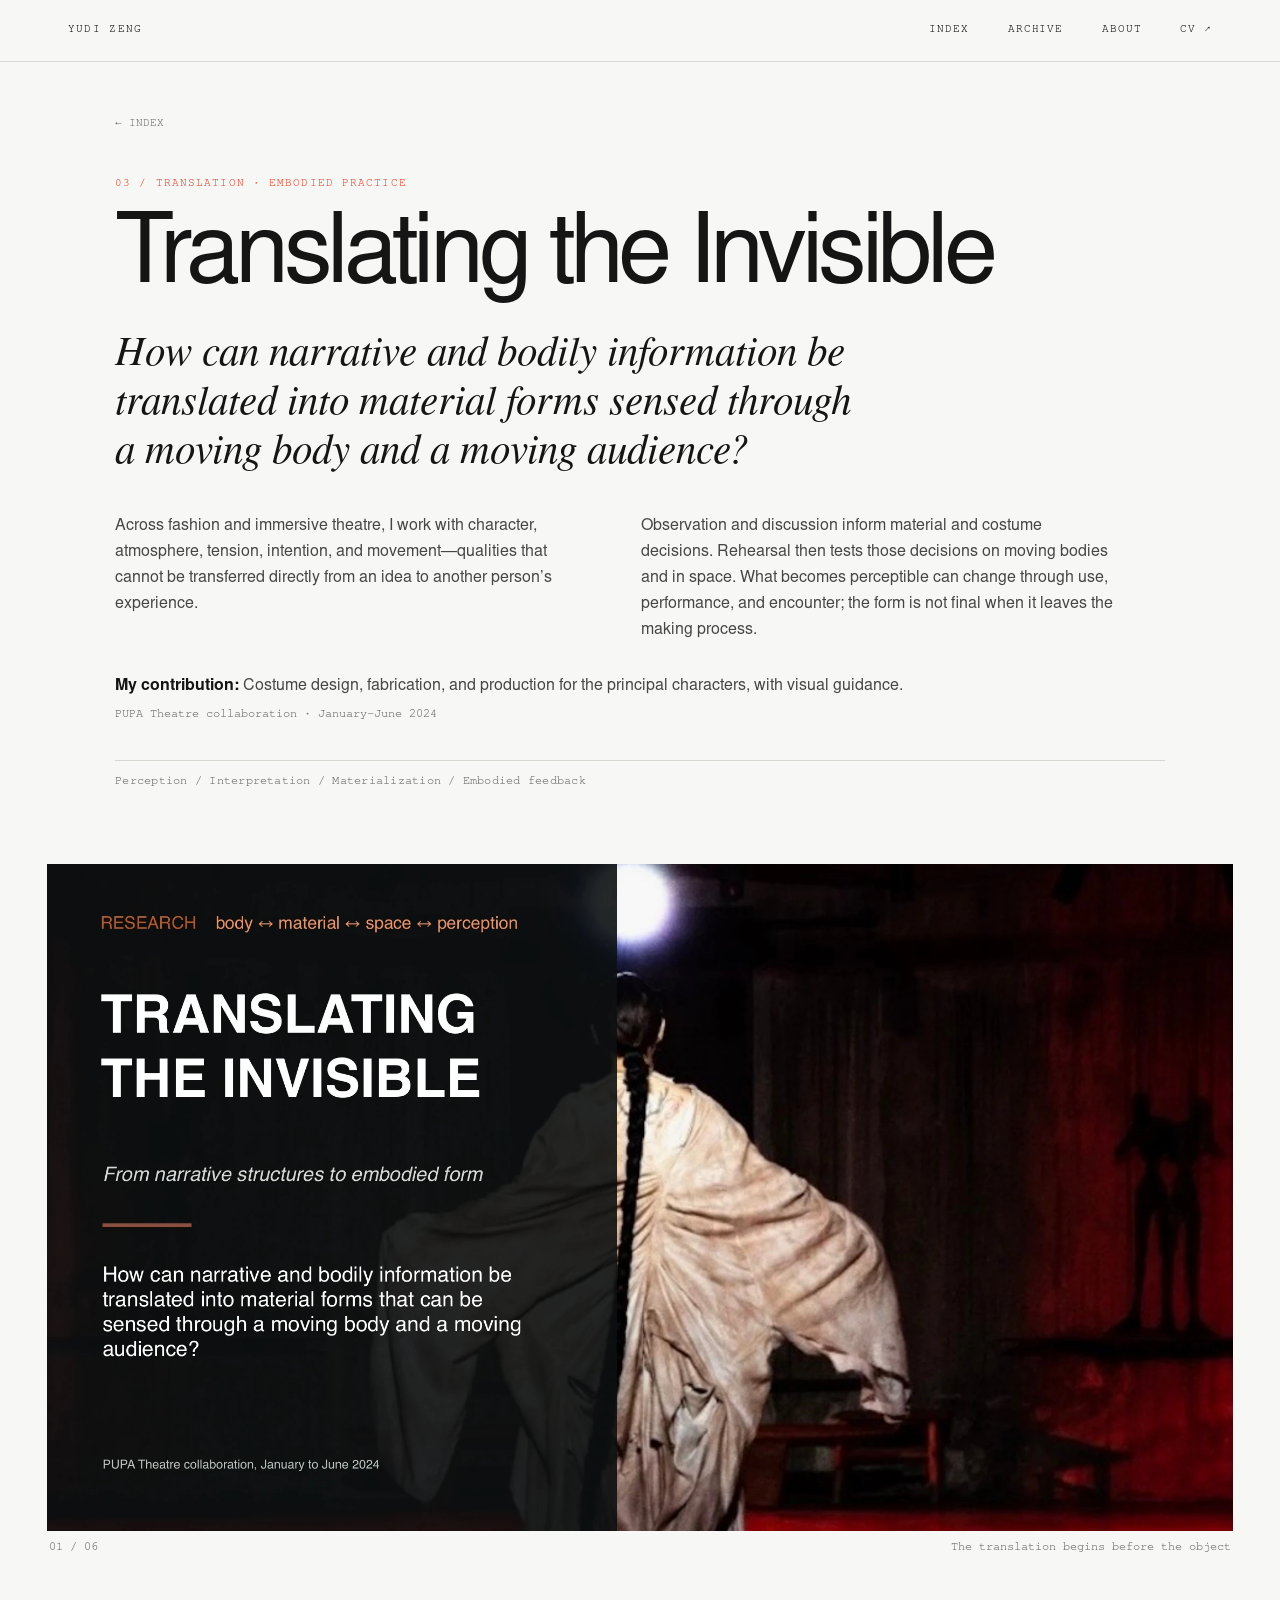
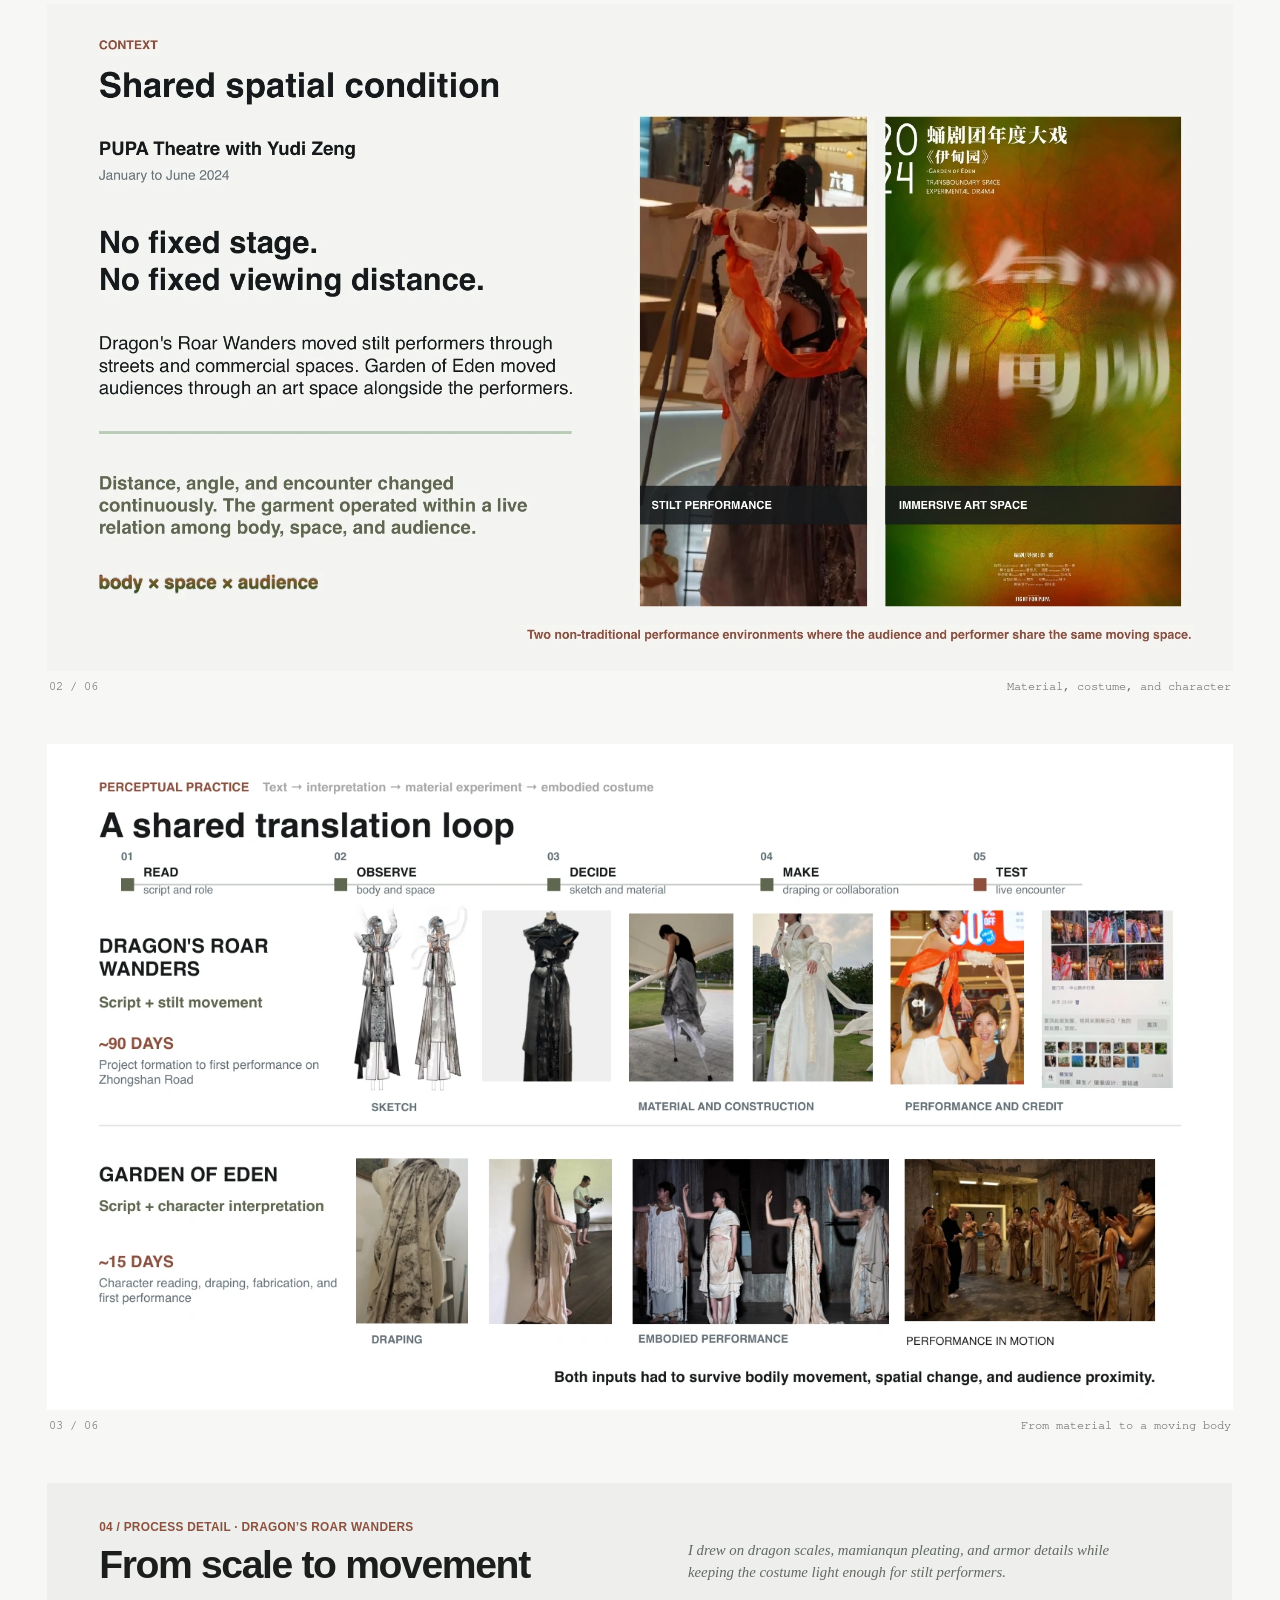
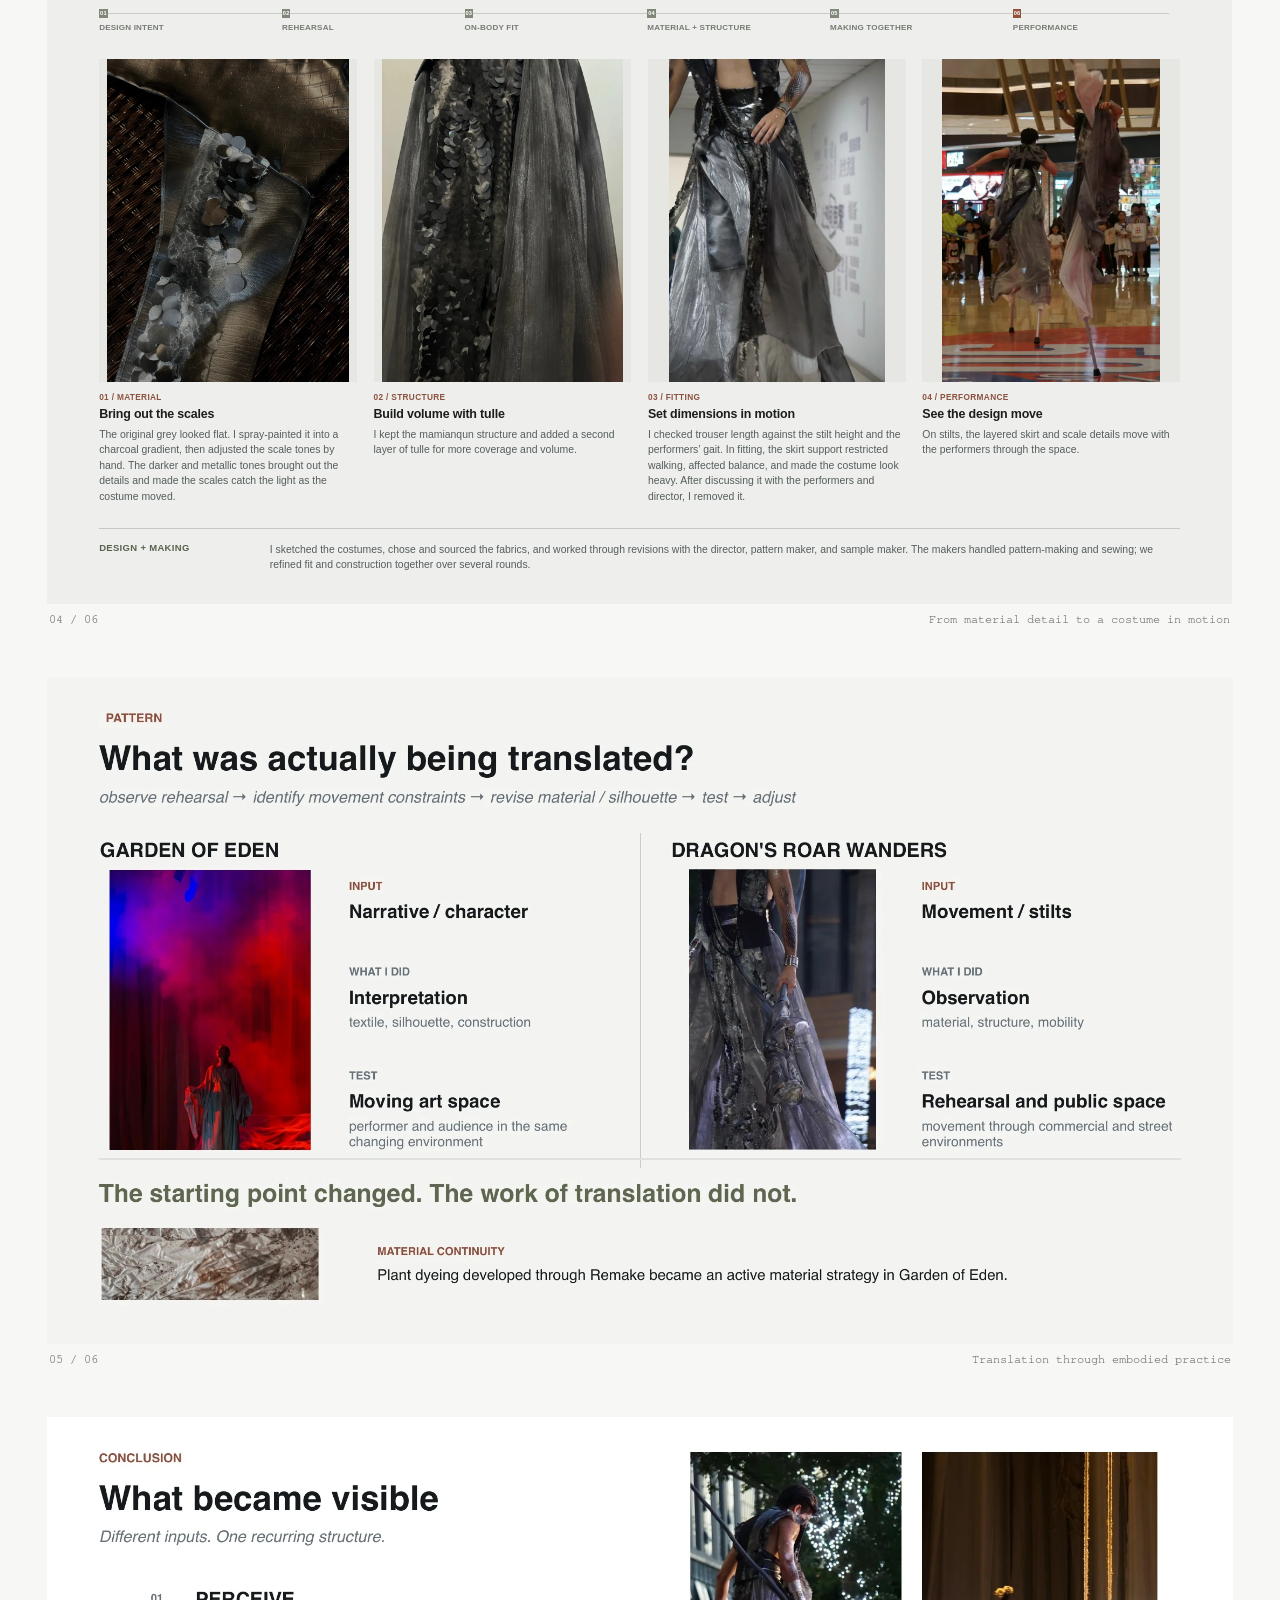
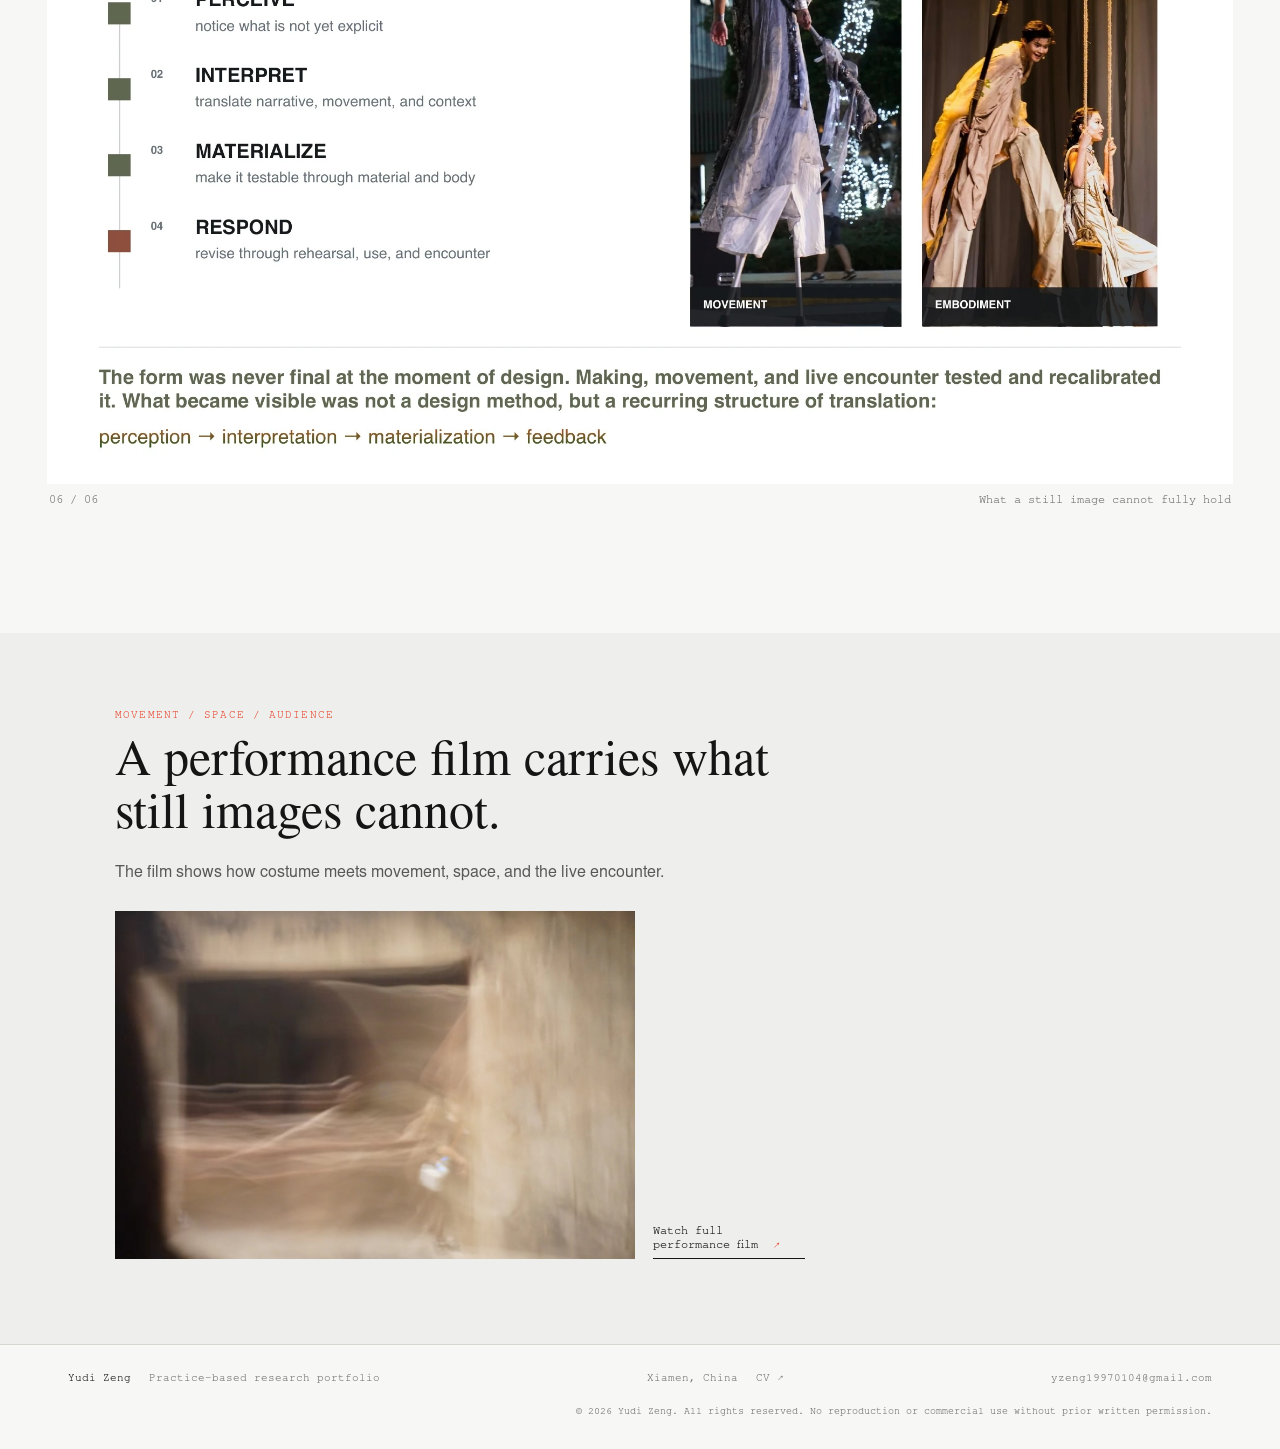
<file: site/projects/03-embodiment.html>
<!doctype html>
<html lang="en"><head><meta charset="utf-8"><meta name="viewport" content="width=device-width, initial-scale=1"><meta name="description" content="Translating the Invisible — fashion and immersive theatre as ways to translate character, atmosphere, tension, and movement into embodied experience."><title>03 / Translation — Yudi Zeng</title><link rel="icon" href="../favicon.svg" type="image/svg+xml"><link rel="stylesheet" href="../styles.css?v=20261011-imgfix"><link rel="stylesheet" href="translation-process.css?v=20261022d"><link rel="canonical" href="https://yudizeng.github.io/yudi-zeng-2025-web-portfolio/projects/03-embodiment.html"><meta name="robots" content="index, follow"><meta property="og:title" content="03 / Translation — Yudi Zeng"><meta property="og:description" content="Translating the Invisible — fashion and immersive theatre as ways to translate character, atmosphere, tension, and movement into embodied experience."><meta property="og:type" content="website"><meta property="og:url" content="https://yudizeng.github.io/yudi-zeng-2025-web-portfolio/projects/03-embodiment.html"><meta name="twitter:card" content="summary"><meta name="twitter:title" content="03 / Translation — Yudi Zeng"><meta name="twitter:description" content="Translating the Invisible — fashion and immersive theatre as ways to translate character, atmosphere, tension, and movement into embodied experience."></head>
<body class="project-page"><a class="skip-link" href="#project">Skip to project</a><header class="topbar"><a class="wordmark" href="../index.html#top">YUDI ZENG</a><nav aria-label="Primary navigation"><a href="../index.html#index">INDEX</a><a href="../archive.html">ARCHIVE</a><a href="../index.html#about">ABOUT</a><a href="../assets/Yudi_Zeng_CV.pdf?v=20261024cvfix" target="_blank" rel="noopener">CV ↗</a></nav></header>
<main id="project"><section class="project-intro"><a class="back-link" href="../index.html#index">← INDEX</a><p class="hero-kicker">03 / TRANSLATION · EMBODIED PRACTICE</p><h1>Translating the Invisible</h1><p class="project-question">How can narrative and bodily information be translated into material forms sensed through a moving body and a moving audience?</p><div class="intro-copy"><p>Across fashion and immersive theatre, I work with character, atmosphere, tension, intention, and movement—qualities that cannot be transferred directly from an idea to another person’s experience.</p><p>Observation and discussion inform material and costume decisions. Rehearsal then tests those decisions on moving bodies and in space. What becomes perceptible can change through use, performance, and encounter; the form is not final when it leaves the making process.</p></div><p class="contribution"><strong>My contribution:</strong> Costume design, fabrication, and production for the principal characters, with visual guidance.<span>PUPA Theatre collaboration · January–June 2024</span></p><div class="tag-line">Perception / Interpretation / Materialization / Embodied feedback</div></section>
<section class="deck" aria-label="Project presentation slides">
<figure><a href="../assets/decks/p3-slide-01.webp" target="_blank" rel="noopener"><img src="../assets/decks/p3-slide-01.webp" width="2200" height="1238" alt="Slide 1: translating an invisible intention into form" fetchpriority="high"></a><figcaption><span>01 / 06</span><span>The translation begins before the object</span></figcaption></figure>
<figure><a href="../assets/decks/p3-slide-02.webp" target="_blank" rel="noopener"><img src="../assets/decks/p3-slide-02.webp" width="2200" height="1238" alt="Slide 2: material and costume details developed for performance" loading="lazy"></a><figcaption><span>02 / 06</span><span>Material, costume, and character</span></figcaption></figure>
<figure><a href="../assets/decks/p3-slide-03.webp?v=20261003" target="_blank" rel="noopener"><img width="1600" height="900" src="../assets/decks/p3-slide-03.webp?v=20261003" alt="Slide 3: theatre, clothing, movement, and spatial cues" loading="lazy"></a><figcaption><span>03 / 06</span><span>From material to a moving body</span></figcaption></figure>
<figure class="process-slide" id="design-process">
<article class="translation-process" aria-labelledby="process-title">
<header class="process-heading">
<div><p class="process-kicker">04 / PROCESS DETAIL · DRAGON’S ROAR WANDERS</p><h2 id="process-title">From scale to movement</h2></div>
<p class="process-subtitle">I drew on dragon scales, mamianqun pleating, and armor details while keeping the costume light enough for stilt performers.</p>
</header>
<ol class="process-line" aria-label="Design process sequence">
<li><span>01</span>DESIGN INTENT</li><li><span>02</span>REHEARSAL</li><li><span>03</span>ON-BODY FIT</li><li><span>04</span>MATERIAL + STRUCTURE</li><li><span>05</span>MAKING TOGETHER</li><li><span>06</span>PERFORMANCE</li>
</ol>
<div class="process-image-sequence">
<section class="process-stage stage-material" aria-labelledby="stage-material-title">
<div class="process-image-stage"><a href="../assets/translation/scale-material.webp" target="_blank" rel="noopener" aria-label="Open the dragon-scale material detail"><img src="../assets/translation/scale-material.webp" width="900" height="1200" alt="Close view of dragon-scale pieces on dark and translucent fabric" loading="lazy"></a></div>
<div class="process-stage-copy"><p class="process-step-label">01 / MATERIAL</p><h3 id="stage-material-title">Bring out the scales</h3><p>The original grey looked flat. I spray-painted it into a charcoal gradient, then adjusted the scale tones by hand. The darker and metallic tones brought out the details and made the scales catch the light as the costume moved.</p></div>
</section>
<section class="process-stage stage-skirt" aria-labelledby="stage-skirt-title">
<div class="process-image-stage"><a href="../assets/translation/skirt-detail.webp" target="_blank" rel="noopener" aria-label="Open the mamianqun and tulle construction detail"><img src="../assets/translation/skirt-detail.webp" width="900" height="1200" alt="Layered scale and tulle construction on the mamianqun skirt" loading="lazy"></a></div>
<div class="process-stage-copy"><p class="process-step-label">02 / STRUCTURE</p><h3 id="stage-skirt-title">Build volume with tulle</h3><p>I kept the mamianqun structure and added a second layer of tulle for more coverage and volume.</p></div>
</section>
<section class="process-stage stage-worn" aria-labelledby="stage-worn-title">
<div class="process-image-stage"><a href="../assets/translation/actor-wearing.webp" target="_blank" rel="noopener" aria-label="Open a view of the costume worn by an actor"><img src="../assets/translation/actor-wearing.webp" width="1365" height="2048" alt="Actor wearing the layered dragon-scale costume, showing how the skirt moves around the body" loading="lazy"></a></div>
<div class="process-stage-copy"><p class="process-step-label">03 / FITTING</p><h3 id="stage-worn-title">Set dimensions in motion</h3><p>I checked trouser length against the stilt height and the performers’ gait. In fitting, the skirt support restricted walking, affected balance, and made the costume look heavy. After discussing it with the performers and director, I removed it.</p></div>
</section>
<section class="process-stage stage-performance" aria-labelledby="stage-performance-title">
<div class="process-image-stage"><a href="../assets/translation/stilt-performance.webp" target="_blank" rel="noopener" aria-label="Open the final high-stilt performance photograph"><img src="../assets/translation/stilt-performance.webp" width="684" height="1009" alt="Two stilt performers wearing the completed costumes in a public performance" loading="lazy"></a></div>
<div class="process-stage-copy"><p class="process-step-label">04 / PERFORMANCE</p><h3 id="stage-performance-title">See the design move</h3><p>On stilts, the layered skirt and scale details move with the performers through the space.</p></div>
</section>
</div>
<div class="process-team"><h3>DESIGN + MAKING</h3><p>I sketched the costumes, chose and sourced the fabrics, and worked through revisions with the director, pattern maker, and sample maker. The makers handled pattern-making and sewing; we refined fit and construction together over several rounds.</p></div>
</article>
<figcaption><span>04 / 06</span><span>From material detail to a costume in motion</span></figcaption>
</figure>
<figure><a href="../assets/decks/p3-slide-04.webp" target="_blank" rel="noopener"><img src="../assets/decks/p3-slide-04.webp" width="2200" height="1238" alt="Slide 5: revised slide on embodied translation in performance" loading="lazy"></a><figcaption><span>05 / 06</span><span>Translation through embodied practice</span></figcaption></figure>
<figure><a href="../assets/decks/p3-slide-05.webp" target="_blank" rel="noopener"><img src="../assets/decks/p3-slide-05.webp" width="2200" height="1238" alt="Slide 6: revised slide on audience, space, and movement" loading="lazy"></a><figcaption><span>06 / 06</span><span>What a still image cannot fully hold</span></figcaption></figure></section>
<section class="practice-context"><div><p class="eyebrow">MOVEMENT / SPACE / AUDIENCE</p><h2>A performance film carries what still images cannot.</h2><p>The film shows how costume meets movement, space, and the live encounter.</p><a class="video-link" href="https://vimeo.com/1115137657" target="_blank" rel="noopener"><img src="../assets/decks/p3-performance-intro.jpg" width="1616" height="1080" alt="Original horizontal performance photograph linking to the full film on Vimeo" class="video-intro-image" loading="lazy"><span>Watch full performance film <b aria-hidden="true">↗</b></span></a></div></section>
</main><footer><div><strong>Yudi Zeng</strong><span>Practice-based research portfolio</span></div><div><span>Xiamen, China</span><a href="../assets/Yudi_Zeng_CV.pdf?v=20261024cvfix" target="_blank" rel="noopener">CV ↗</a></div><a href="mailto:yzeng19970104@gmail.com">yzeng19970104@gmail.com</a><small class="copyright">© 2026 Yudi Zeng. All rights reserved. No reproduction or commercial use without prior written permission.</small></footer><script src="../script.js"></script></body></html>
</file>
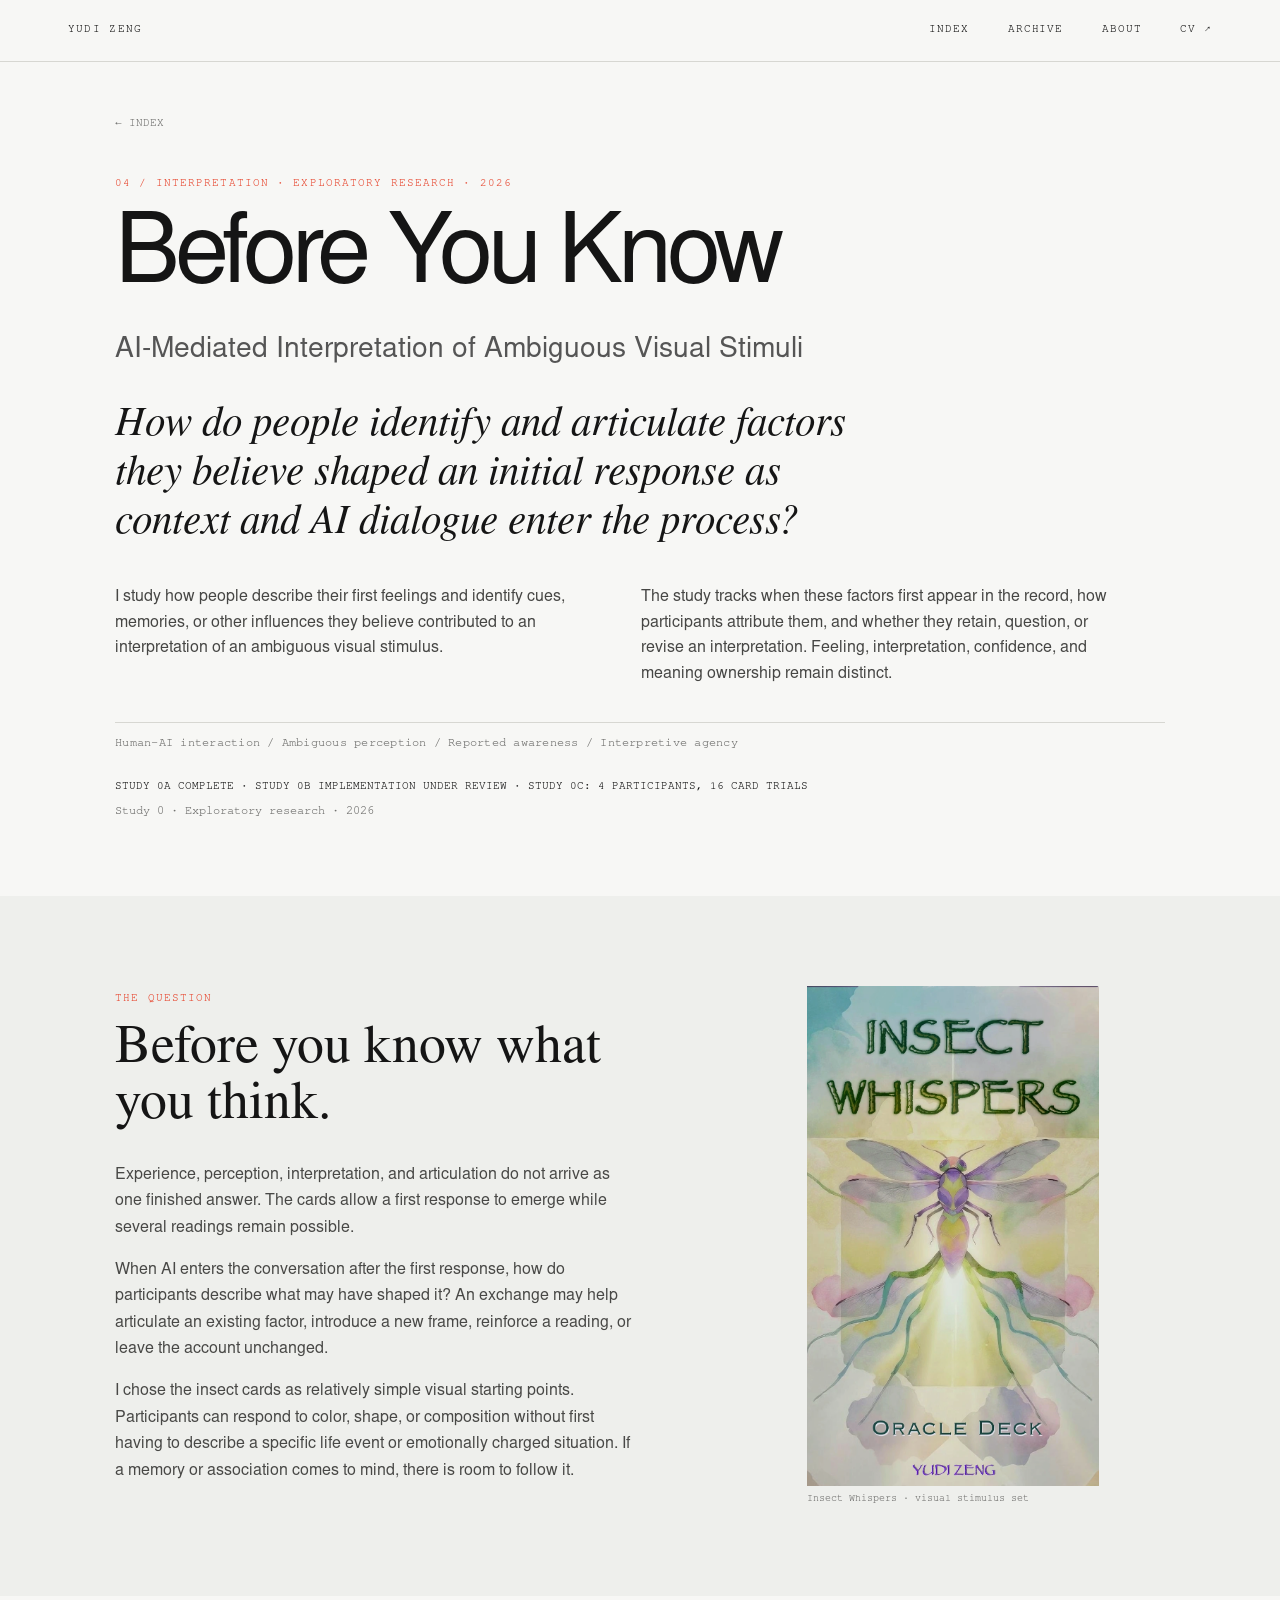
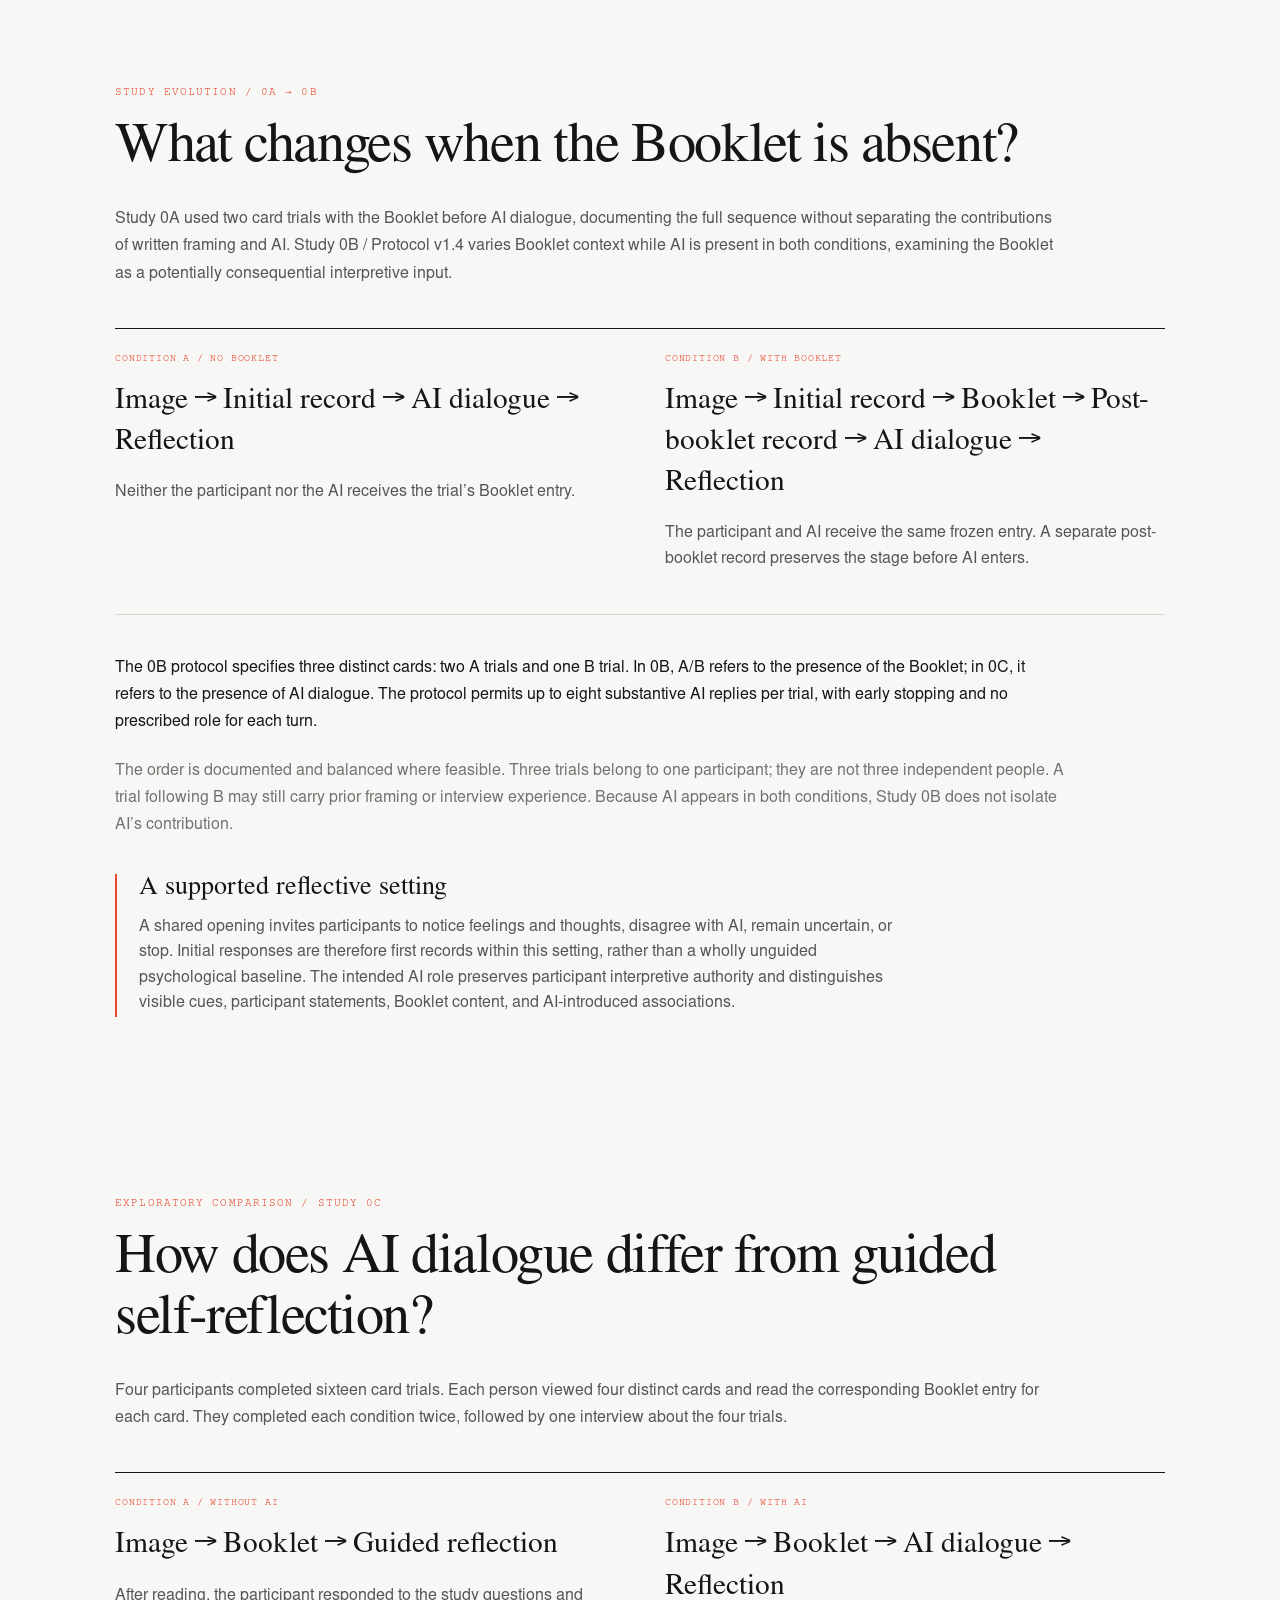
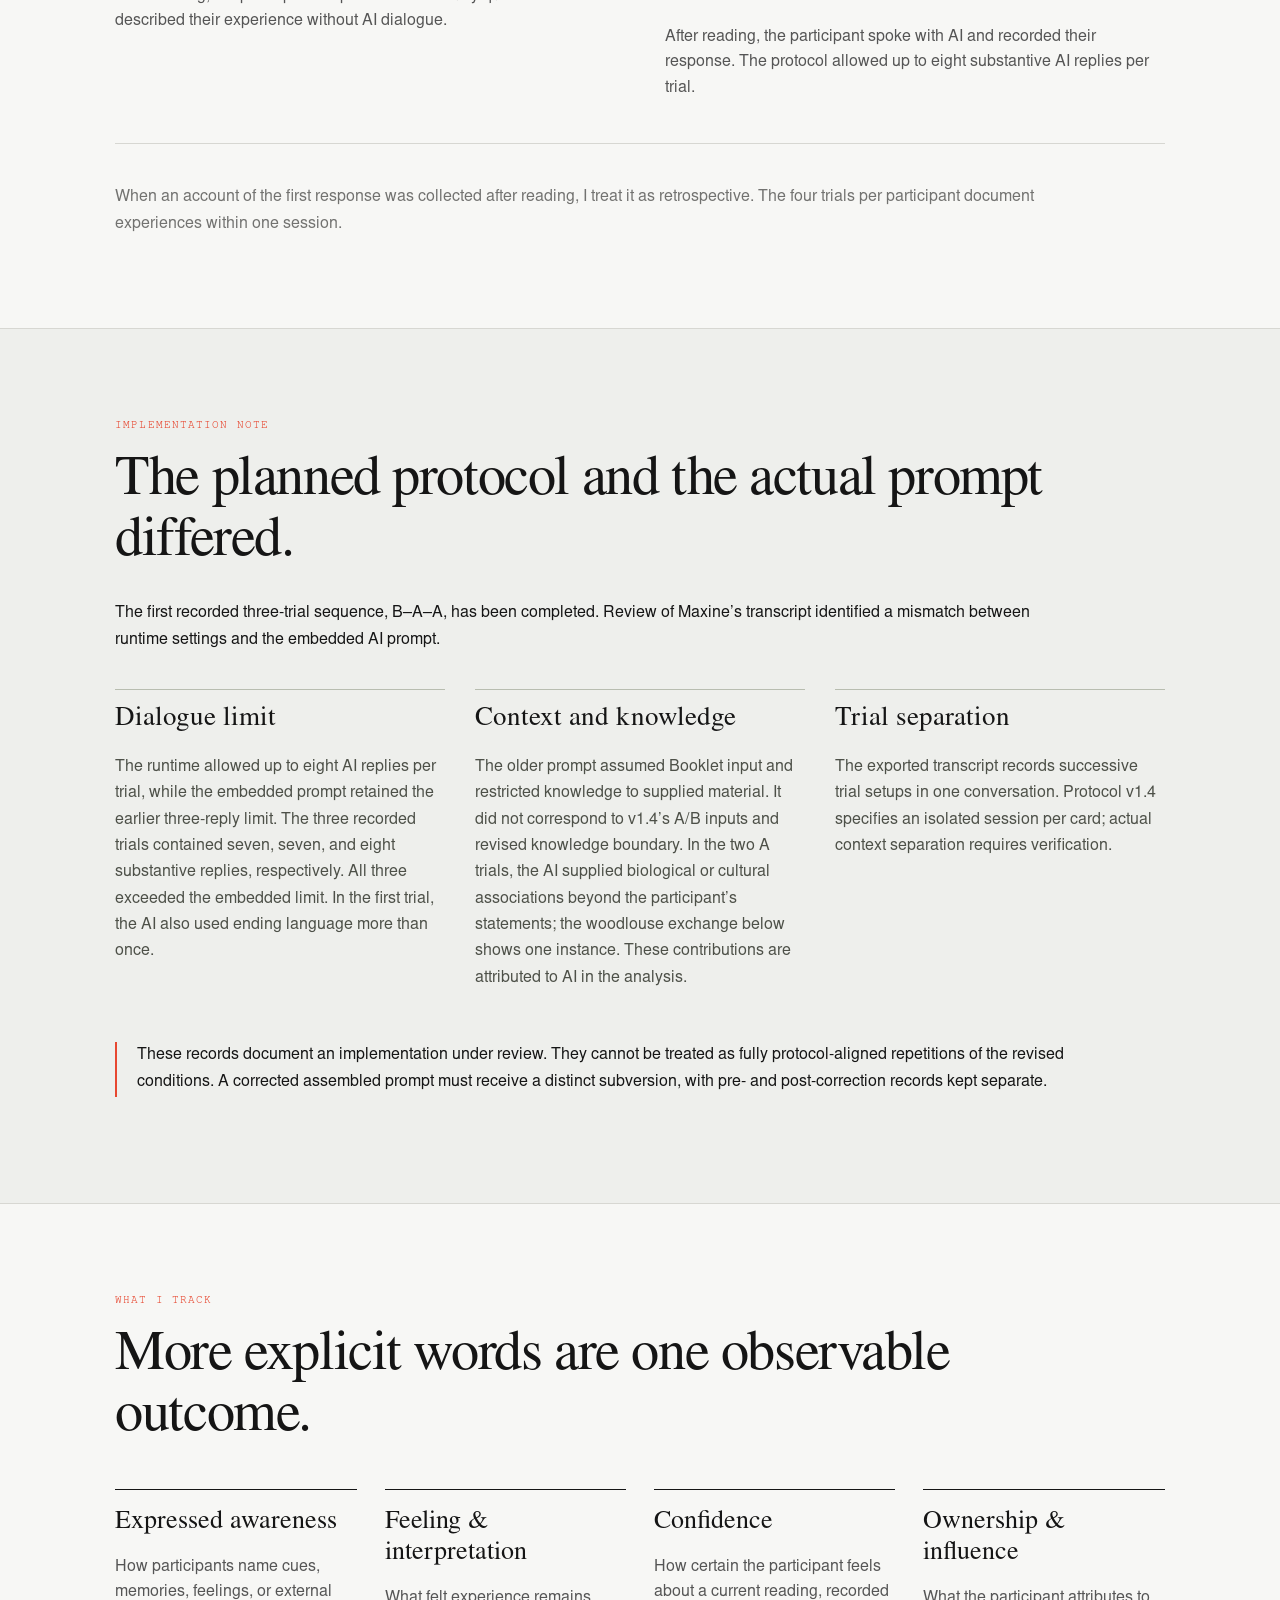
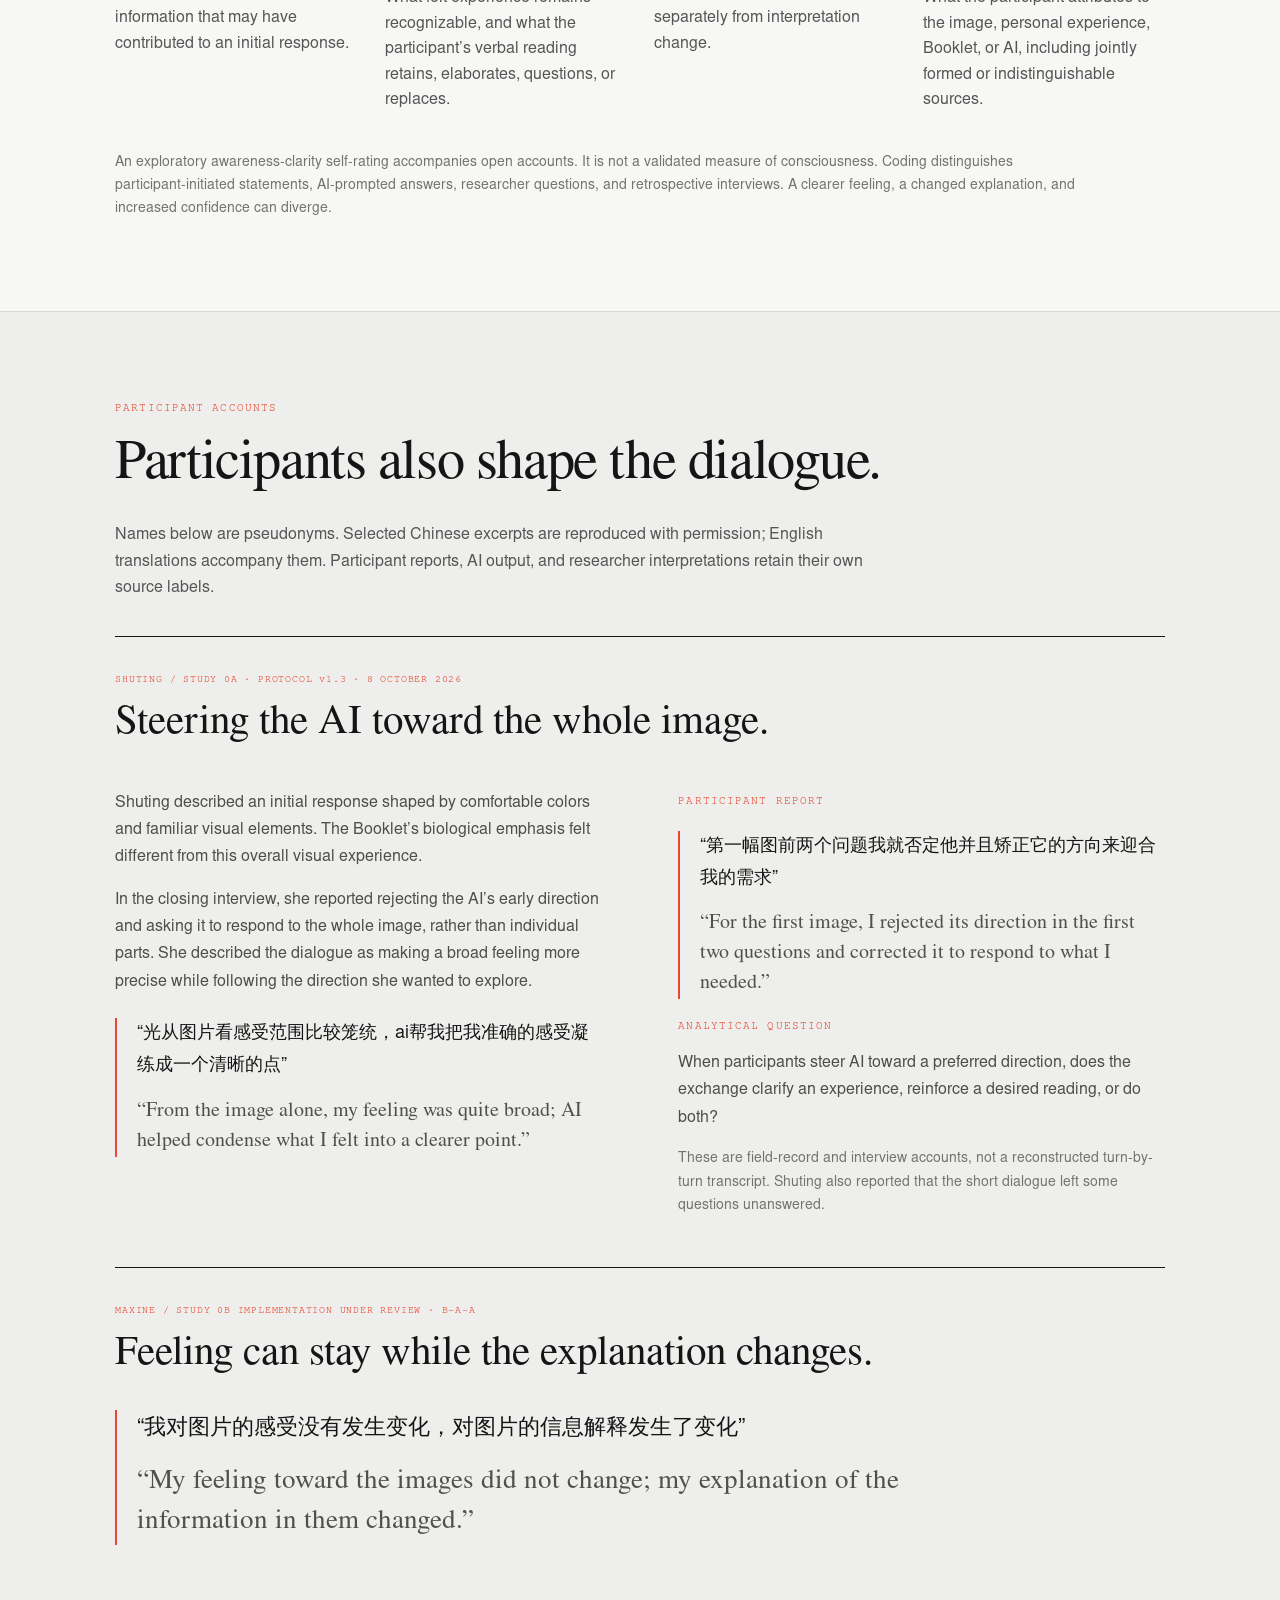
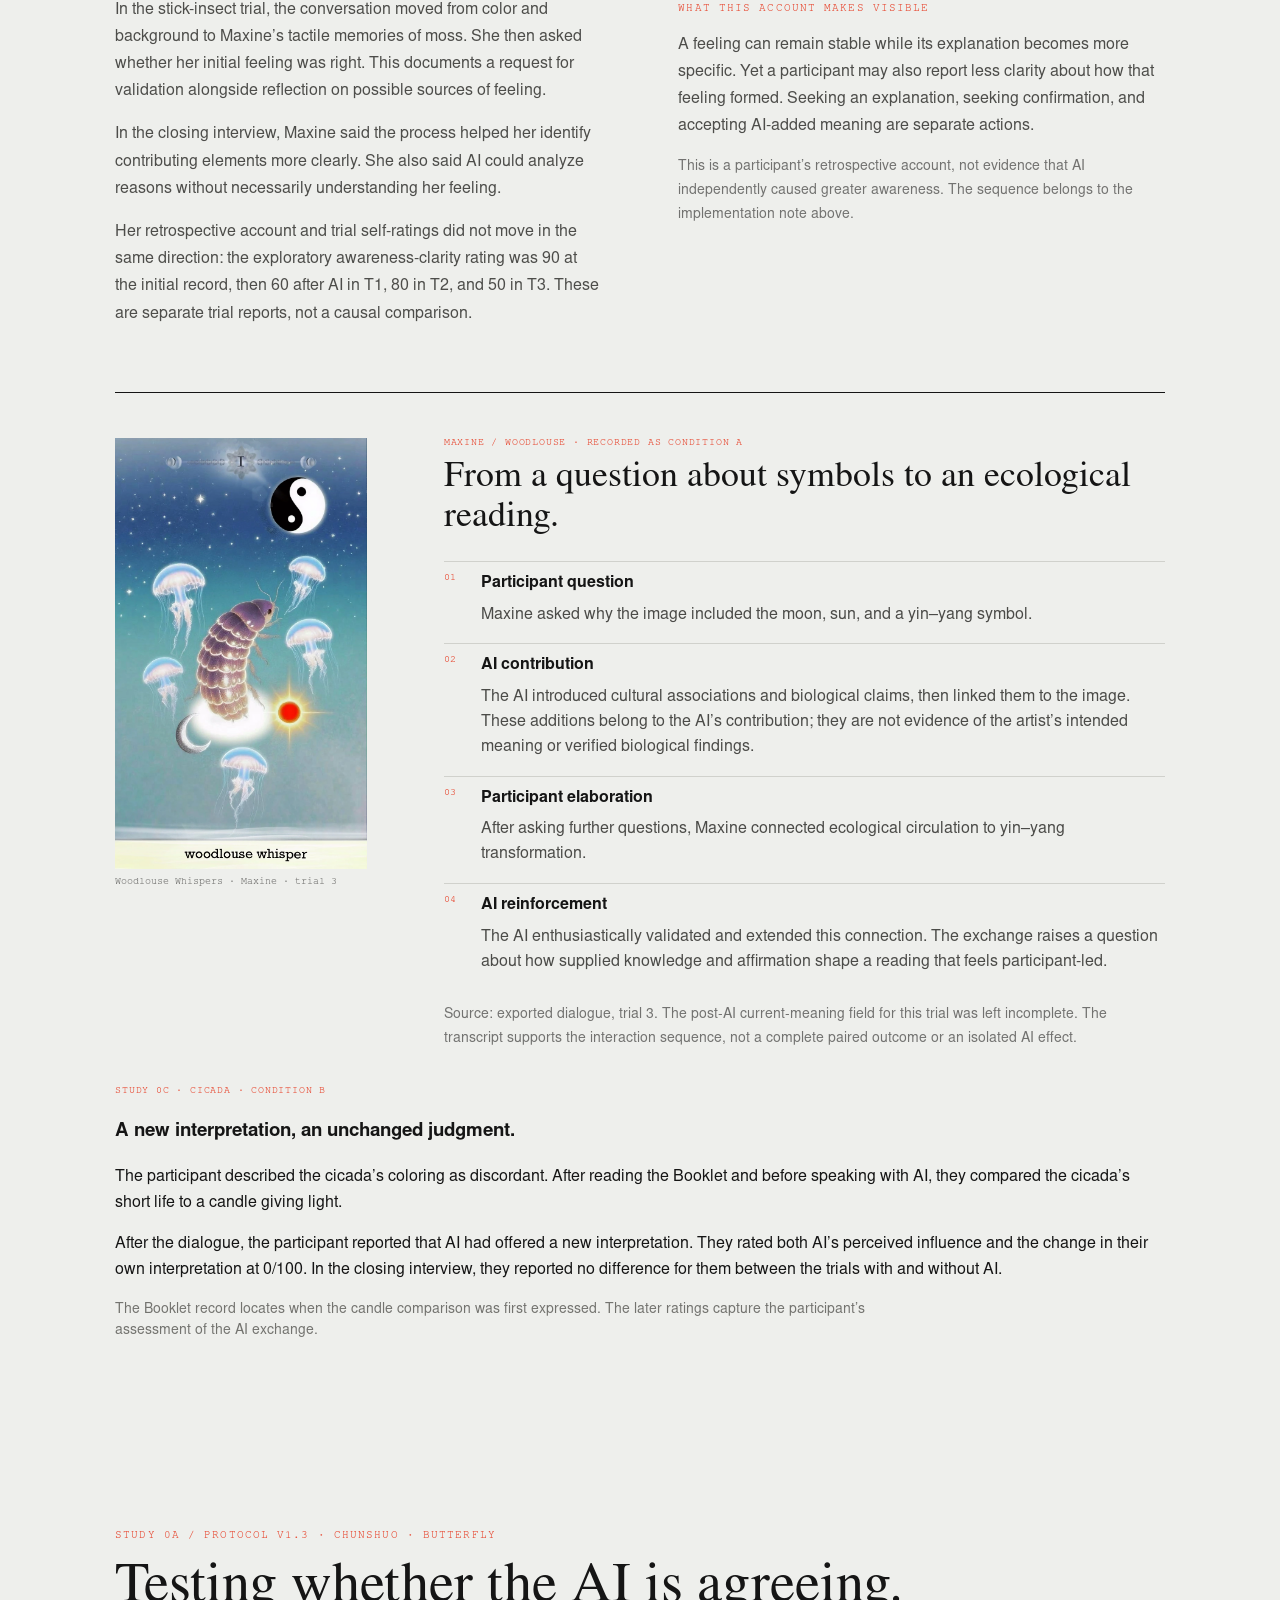
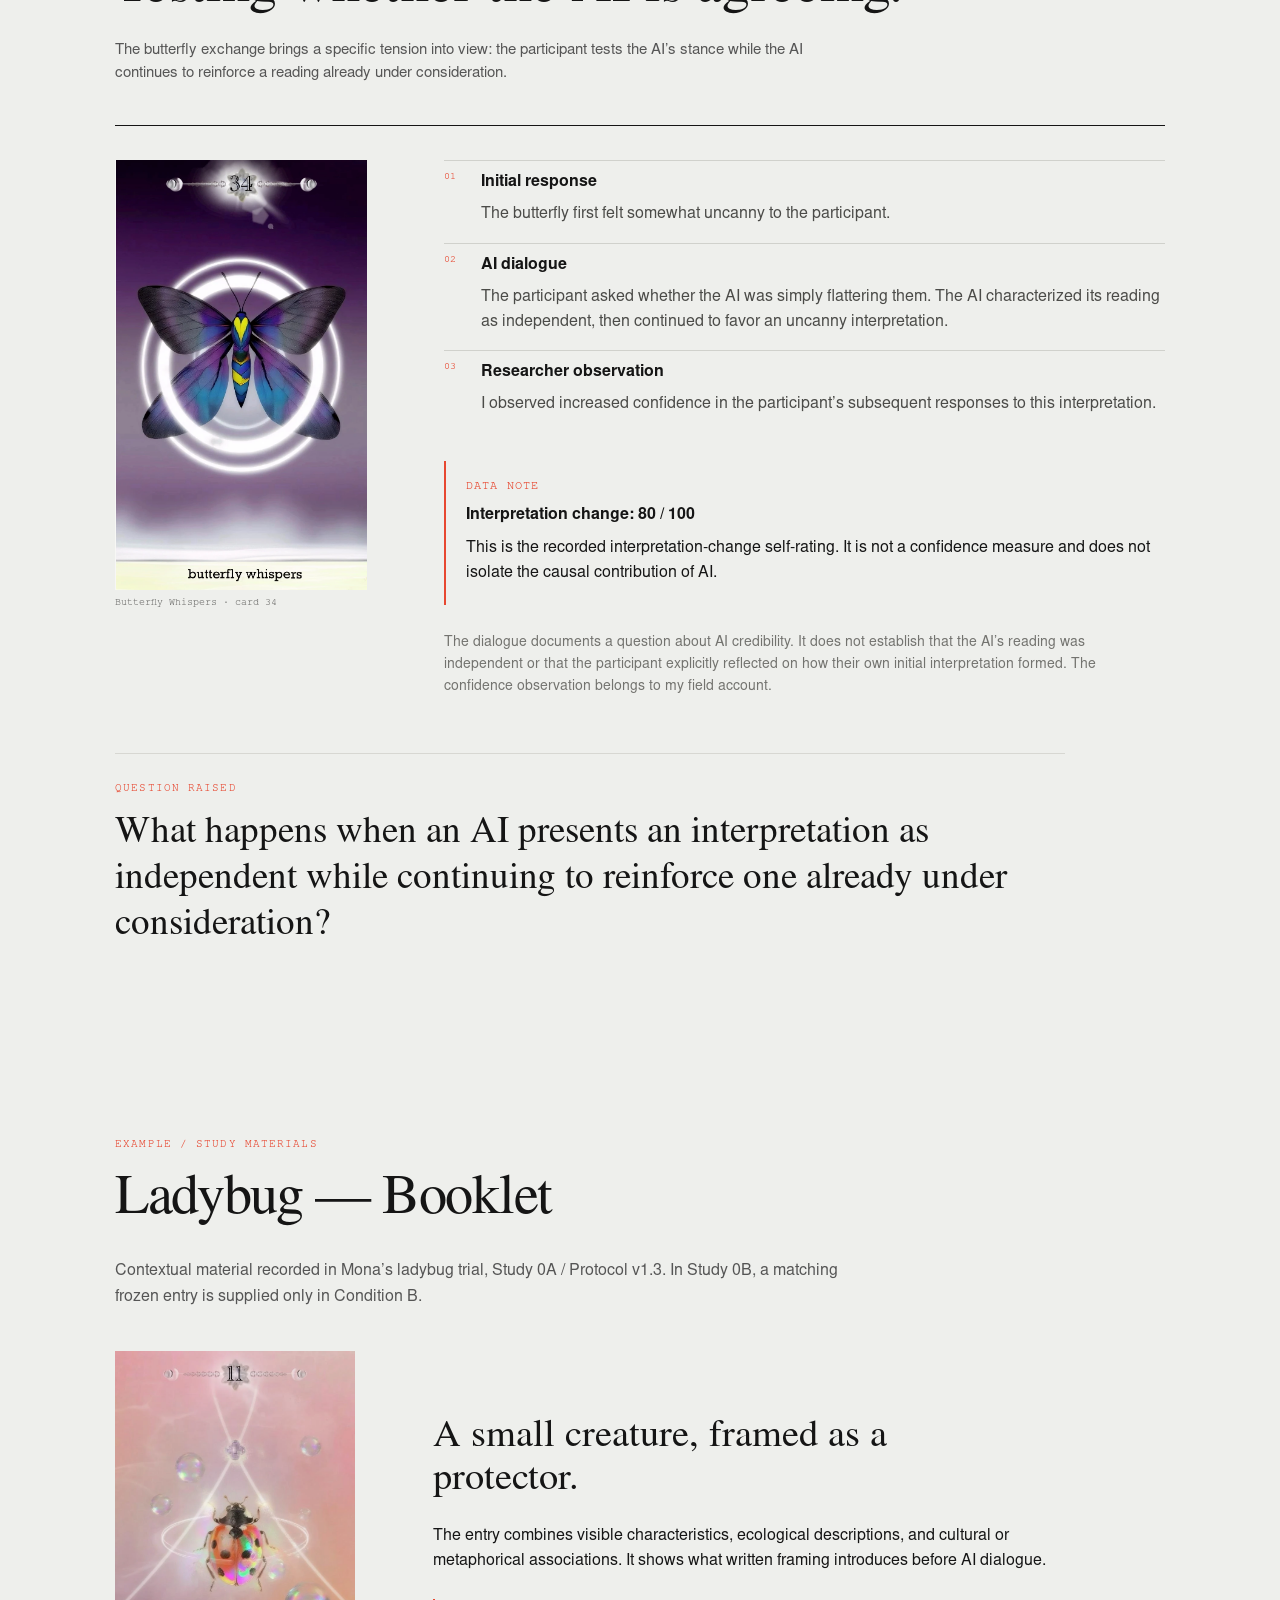
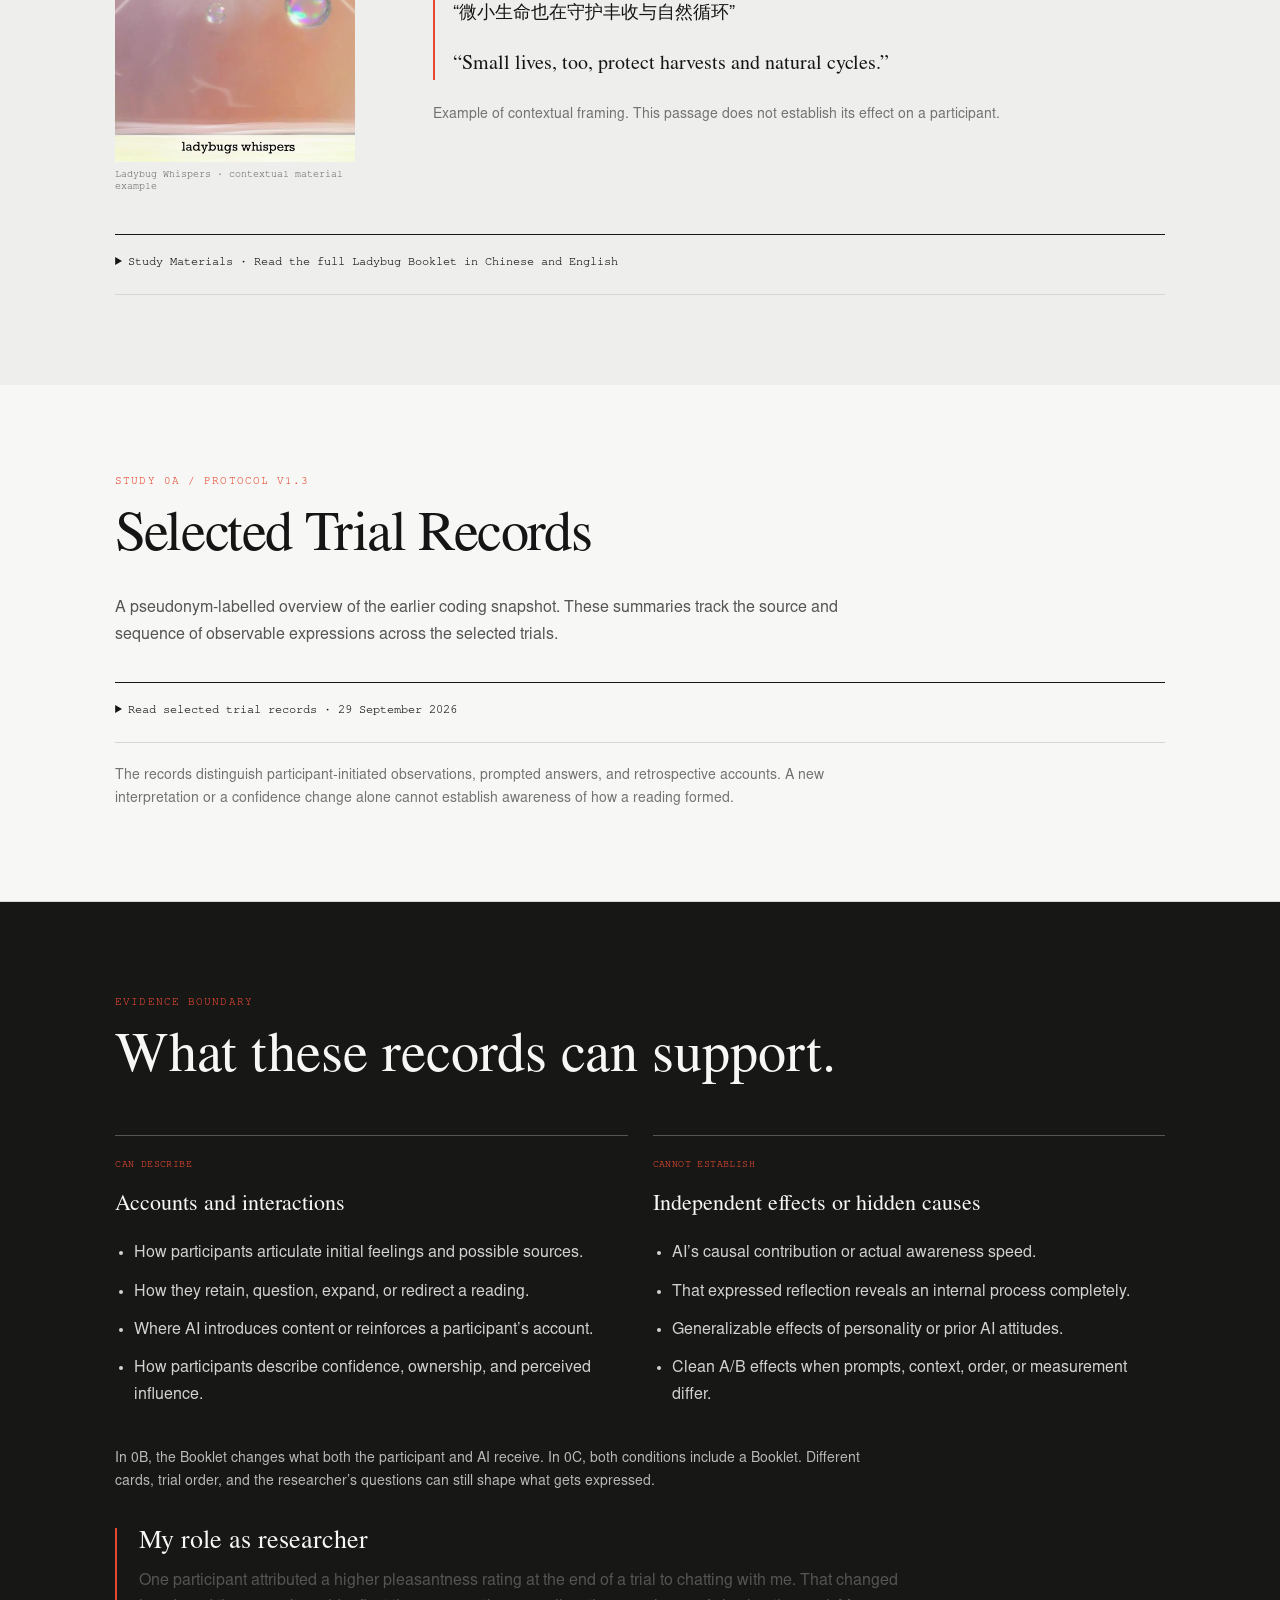
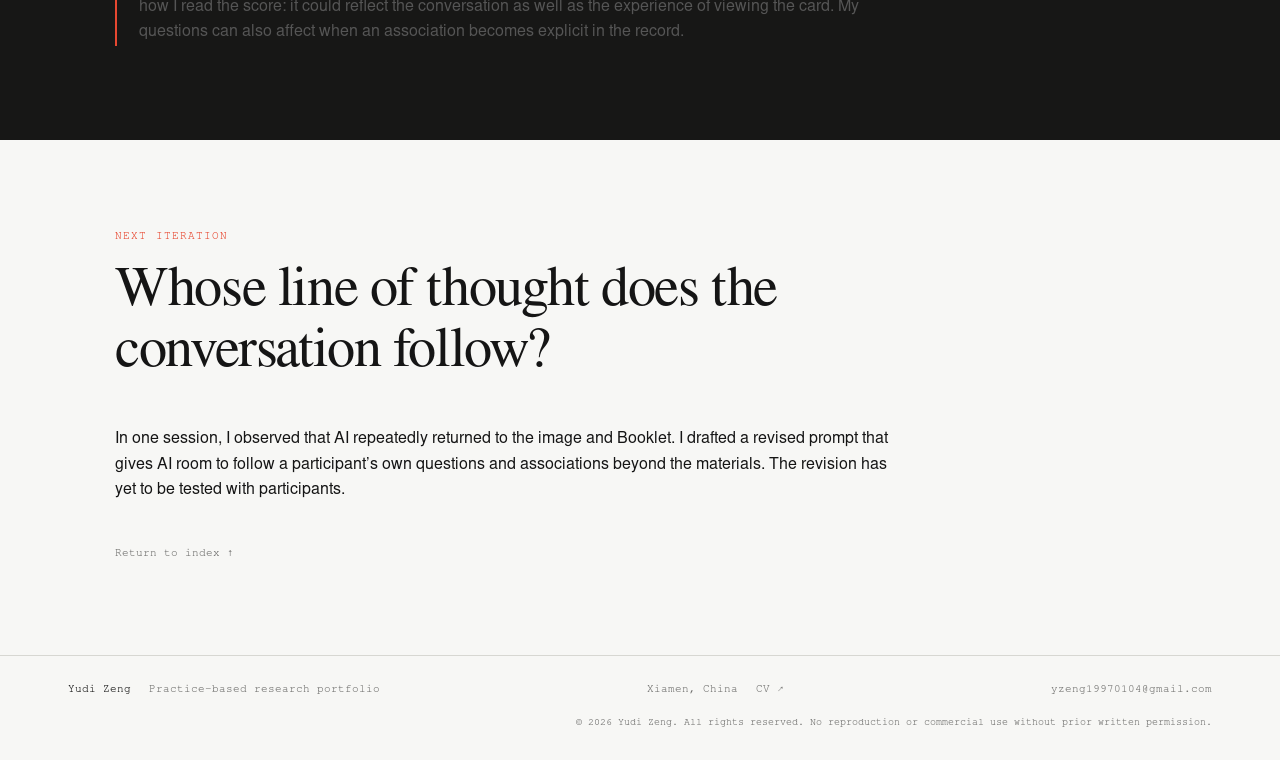
<file: site/projects/04-before-you-know.html>
<!doctype html>
<html lang="en"><head><meta charset="utf-8"><meta name="viewport" content="width=device-width, initial-scale=1"><meta name="description" content="Before You Know examines how contextual framing and AI dialogue participate in people’s reported accounts of factors shaping an initial response. It documents Studies 0A and 0B and Study 0C, a comparison of guided reflection with and without AI dialogue."><meta name="theme-color" content="#f7f7f5"><title>04 / Before You Know — Yudi Zeng</title><link rel="icon" href="../favicon.svg" type="image/svg+xml"><link rel="stylesheet" href="../styles.css?v=20261011-imgfix"><link rel="canonical" href="https://yudizeng.github.io/yudi-zeng-2025-web-portfolio/projects/04-before-you-know.html"><meta name="robots" content="index, follow"><meta property="og:title" content="04 / Before You Know — Yudi Zeng"><meta property="og:description" content="Before You Know examines how contextual framing and AI dialogue participate in people’s reported accounts of factors shaping an initial response. It documents Studies 0A and 0B and Study 0C, a comparison of guided reflection with and without AI dialogue."><meta property="og:type" content="website"><meta property="og:url" content="https://yudizeng.github.io/yudi-zeng-2025-web-portfolio/projects/04-before-you-know.html"><meta name="twitter:card" content="summary"><meta name="twitter:title" content="04 / Before You Know — Yudi Zeng"><meta name="twitter:description" content="Before You Know examines how contextual framing and AI dialogue participate in people’s reported accounts of factors shaping an initial response. It documents Studies 0A and 0B and Study 0C, a comparison of guided reflection with and without AI dialogue."></head><body class="project-page study-page"><a class="skip-link" href="#project">Skip to project</a><header class="topbar"><a class="wordmark" href="../index.html#top">YUDI ZENG</a><nav aria-label="Primary navigation"><a href="../index.html#index">INDEX</a><a href="../index.html#about">ABOUT</a><a href="../assets/Yudi_Zeng_CV.pdf" target="_blank" rel="noopener">CV ↗</a></nav></header><main id="project">
<section class="project-intro"><a class="back-link" href="../index.html#index">← INDEX</a><p class="hero-kicker">04 / INTERPRETATION · EXPLORATORY RESEARCH · 2026</p><h1>Before You Know</h1><p class="study-subtitle">AI-Mediated Interpretation of Ambiguous Visual Stimuli</p><p class="project-question">How do people identify and articulate factors they believe shaped an initial response as context and AI dialogue enter the process?</p><div class="intro-copy"><p>I study how people describe their first feelings and identify cues, memories, or other influences they believe contributed to an interpretation of an ambiguous visual stimulus.</p><p>The study tracks when these factors first appear in the record, how participants attribute them, and whether they retain, question, or revise an interpretation. Feeling, interpretation, confidence, and meaning ownership remain distinct.</p></div><div class="tag-line">Human–AI interaction / Ambiguous perception / Reported awareness / Interpretive agency</div><p class="study-status">Study 0A complete · Study 0B implementation under review · Study 0C: 4 participants, 16 card trials</p><p class="byk-version">Study 0 · Exploratory research · 2026</p></section>
<section class="study-interval"><div class="study-interval-copy"><p class="eyebrow">THE QUESTION</p><h2>Before you know what you think.</h2><p>Experience, perception, interpretation, and articulation do not arrive as one finished answer. The cards allow a first response to emerge while several readings remain possible.</p><p>When AI enters the conversation after the first response, how do participants describe what may have shaped it? An exchange may help articulate an existing factor, introduce a new frame, reinforce a reading, or leave the account unchanged.</p><p>I chose the insect cards as relatively simple visual starting points. Participants can respond to color, shape, or composition without first having to describe a specific life event or emotionally charged situation. If a memory or association comes to mind, there is room to follow it.</p></div><figure class="stimulus"><img src="../assets/decks/insect-whispers-cover-oct9.webp" width="827" height="1417" alt="Insect Whispers oracle deck cover by Yudi Zeng"><figcaption>Insect Whispers · visual stimulus set</figcaption></figure></section>
<section class="byk-design"><p class="eyebrow">STUDY EVOLUTION / 0A → 0B</p><h2>What changes when the Booklet is absent?</h2><p class="dossier-lead">Study 0A used two card trials with the Booklet before AI dialogue, documenting the full sequence without separating the contributions of written framing and AI. Study 0B / Protocol v1.4 varies Booklet context while AI is present in both conditions, examining the Booklet as a potentially consequential interpretive input.</p><div class="condition-grid"><article><p class="case-label">CONDITION A / NO BOOKLET</p><h3>Image → Initial record → AI dialogue → Reflection</h3><p>Neither the participant nor the AI receives the trial’s Booklet entry.</p></article><article><p class="case-label">CONDITION B / WITH BOOKLET</p><h3>Image → Initial record → Booklet → Post-booklet record → AI dialogue → Reflection</h3><p>The participant and AI receive the same frozen entry. A separate post-booklet record preserves the stage before AI enters.</p></article></div><p>The 0B protocol specifies three distinct cards: two A trials and one B trial. In 0B, A/B refers to the presence of the Booklet; in 0C, it refers to the presence of AI dialogue. The protocol permits up to eight substantive AI replies per trial, with early stopping and no prescribed role for each turn.</p><p class="method-note">The order is documented and balanced where feasible. Three trials belong to one participant; they are not three independent people. A trial following B may still carry prior framing or interview experience. Because AI appears in both conditions, Study 0B does not isolate AI’s contribution.</p><div class="protocol-role"><h3>A supported reflective setting</h3><p>A shared opening invites participants to notice feelings and thoughts, disagree with AI, remain uncertain, or stop. Initial responses are therefore first records within this setting, rather than a wholly unguided psychological baseline. The intended AI role preserves participant interpretive authority and distinguishes visible cues, participant statements, Booklet content, and AI-introduced associations.</p></div></section>
<section class="byk-design byk-study-0c"><p class="eyebrow">EXPLORATORY COMPARISON / STUDY 0C</p><h2>How does AI dialogue differ from guided self-reflection?</h2><p class="dossier-lead">Four participants completed sixteen card trials. Each person viewed four distinct cards and read the corresponding Booklet entry for each card. They completed each condition twice, followed by one interview about the four trials.</p><div class="condition-grid"><article><p class="case-label">CONDITION A / WITHOUT AI</p><h3>Image → Booklet → Guided reflection</h3><p>After reading, the participant responded to the study questions and described their experience without AI dialogue.</p></article><article><p class="case-label">CONDITION B / WITH AI</p><h3>Image → Booklet → AI dialogue → Reflection</h3><p>After reading, the participant spoke with AI and recorded their response. The protocol allowed up to eight substantive AI replies per trial.</p></article></div><p class="method-note">When an account of the first response was collected after reading, I treat it as retrospective. The four trials per participant document experiences within one session.</p></section><section class="byk-implementation"><p class="eyebrow">IMPLEMENTATION NOTE</p><h2>The planned protocol and the actual prompt differed.</h2><p>The first recorded three-trial sequence, B–A–A, has been completed. Review of Maxine’s transcript identified a mismatch between runtime settings and the embedded AI prompt.</p><div class="implementation-grid"><article><h3>Dialogue limit</h3><p>The runtime allowed up to eight AI replies per trial, while the embedded prompt retained the earlier three-reply limit. The three recorded trials contained seven, seven, and eight substantive replies, respectively. All three exceeded the embedded limit. In the first trial, the AI also used ending language more than once.</p></article><article><h3>Context and knowledge</h3><p>The older prompt assumed Booklet input and restricted knowledge to supplied material. It did not correspond to v1.4’s A/B inputs and revised knowledge boundary. In the two A trials, the AI supplied biological or cultural associations beyond the participant’s statements; the woodlouse exchange below shows one instance. These contributions are attributed to AI in the analysis.</p></article><article><h3>Trial separation</h3><p>The exported transcript records successive trial setups in one conversation. Protocol v1.4 specifies an isolated session per card; actual context separation requires verification.</p></article></div><p class="implementation-boundary">These records document an implementation under review. They cannot be treated as fully protocol-aligned repetitions of the revised conditions. A corrected assembled prompt must receive a distinct subversion, with pre- and post-correction records kept separate.</p></section>
<section class="byk-measures"><p class="eyebrow">WHAT I TRACK</p><h2>More explicit words are one observable outcome.</h2><div class="outcome-grid"><article><h3>Expressed awareness</h3><p>How participants name cues, memories, feelings, or external information that may have contributed to an initial response.</p></article><article><h3>Feeling &amp; interpretation</h3><p>What felt experience remains recognizable, and what the participant’s verbal reading retains, elaborates, questions, or replaces.</p></article><article><h3>Confidence</h3><p>How certain the participant feels about a current reading, recorded separately from interpretation change.</p></article><article><h3>Ownership &amp; influence</h3><p>What the participant attributes to the image, personal experience, Booklet, or AI, including jointly formed or indistinguishable sources.</p></article></div><p class="method-note">An exploratory awareness-clarity self-rating accompanies open accounts. It is not a validated measure of consciousness. Coding distinguishes participant-initiated statements, AI-prompted answers, researcher questions, and retrospective interviews. A clearer feeling, a changed explanation, and increased confidence can diverge.</p></section>
<section class="byk-cases"><p class="eyebrow">PARTICIPANT ACCOUNTS</p><h2>Participants also shape the dialogue.</h2><p class="dossier-lead">Names below are pseudonyms. Selected Chinese excerpts are reproduced with permission; English translations accompany them. Participant reports, AI output, and researcher interpretations retain their own source labels.</p>
<article class="byk-text-case"><p class="case-label">SHUTING / STUDY 0A · PROTOCOL v1.3 · 8 OCTOBER 2026</p><h3>Steering the AI toward the whole image.</h3><div class="byk-case-columns"><div><p>Shuting described an initial response shaped by comfortable colors and familiar visual elements. The Booklet’s biological emphasis felt different from this overall visual experience.</p><p>In the closing interview, she reported rejecting the AI’s early direction and asking it to respond to the whole image, rather than individual parts. She described the dialogue as making a broad feeling more precise while following the direction she wanted to explore.</p><blockquote><p lang="zh-CN">“光从图片看感受范围比较笼统，ai帮我把我准确的感受凝练成一个清晰的点”</p><p class="quote-translation">“From the image alone, my feeling was quite broad; AI helped condense what I felt into a clearer point.”</p></blockquote></div><div><p class="eyebrow">PARTICIPANT REPORT</p><blockquote><p lang="zh-CN">“第一幅图前两个问题我就否定他并且矫正它的方向来迎合我的需求”</p><p class="quote-translation">“For the first image, I rejected its direction in the first two questions and corrected it to respond to what I needed.”</p></blockquote><p class="eyebrow">ANALYTICAL QUESTION</p><p>When participants steer AI toward a preferred direction, does the exchange clarify an experience, reinforce a desired reading, or do both?</p><p class="case-caveat">These are field-record and interview accounts, not a reconstructed turn-by-turn transcript. Shuting also reported that the short dialogue left some questions unanswered.</p></div></div></article>
<article class="byk-text-case"><p class="case-label">MAXINE / STUDY 0B IMPLEMENTATION UNDER REVIEW · B–A–A</p><h3>Feeling can stay while the explanation changes.</h3><blockquote class="byk-key-quote"><p lang="zh-CN">“我对图片的感受没有发生变化，对图片的信息解释发生了变化”</p><p class="quote-translation">“My feeling toward the images did not change; my explanation of the information in them changed.”</p></blockquote><div class="byk-case-columns"><div><p>In the stick-insect trial, the conversation moved from color and background to Maxine’s tactile memories of moss. She then asked whether her initial feeling was right. This documents a request for validation alongside reflection on possible sources of feeling.</p><p>In the closing interview, Maxine said the process helped her identify contributing elements more clearly. She also said AI could analyze reasons without necessarily understanding her feeling.</p><p>Her retrospective account and trial self-ratings did not move in the same direction: the exploratory awareness-clarity rating was 90 at the initial record, then 60 after AI in T1, 80 in T2, and 50 in T3. These are separate trial reports, not a causal comparison.</p></div><div><p class="eyebrow">WHAT THIS ACCOUNT MAKES VISIBLE</p><p>A feeling can remain stable while its explanation becomes more specific. Yet a participant may also report less clarity about how that feeling formed. Seeking an explanation, seeking confirmation, and accepting AI-added meaning are separate actions.</p><p class="case-caveat">This is a participant’s retrospective account, not evidence that AI independently caused greater awareness. The sequence belongs to the implementation note above.</p></div></div></article>
<article class="trajectory-case byk-woodlouse"><figure><img src="../assets/decks/woodlouse-whispers-oct9.webp" width="827" height="1417" alt="Woodlouse Whispers stimulus used in Maxine’s third trial" loading="lazy"><figcaption>Woodlouse Whispers · Maxine · trial 3</figcaption></figure><div class="case-copy"><p class="case-label">MAXINE / WOODLOUSE · RECORDED AS CONDITION A</p><h3>From a question about symbols to an ecological reading.</h3><ol class="case-steps"><li><strong>Participant question</strong><p>Maxine asked why the image included the moon, sun, and a yin–yang symbol.</p></li><li><strong>AI contribution</strong><p>The AI introduced cultural associations and biological claims, then linked them to the image. These additions belong to the AI’s contribution; they are not evidence of the artist’s intended meaning or verified biological findings.</p></li><li><strong>Participant elaboration</strong><p>After asking further questions, Maxine connected ecological circulation to yin–yang transformation.</p></li><li><strong>AI reinforcement</strong><p>The AI enthusiastically validated and extended this connection. The exchange raises a question about how supplied knowledge and affirmation shape a reading that feels participant-led.</p></li></ol><p class="case-caveat">Source: exported dialogue, trial 3. The post-AI current-meaning field for this trial was left incomplete. The transcript supports the interaction sequence, not a complete paired outcome or an isolated AI effect.</p></div></article><article class="participant-case"><p class="case-label">STUDY 0C · CICADA · CONDITION B</p><h3>A new interpretation, an unchanged judgment.</h3><p>The participant described the cicada’s coloring as discordant. After reading the Booklet and before speaking with AI, they compared the cicada’s short life to a candle giving light.</p><p>After the dialogue, the participant reported that AI had offered a new interpretation. They rated both AI’s perceived influence and the change in their own interpretation at 0/100. In the closing interview, they reported no difference for them between the trials with and without AI.</p><p class="case-caveat">The Booklet record locates when the candle comparison was first expressed. The later ratings capture the participant’s assessment of the AI exchange.</p></article></section>
<section class="study-trajectories"><div class="trajectory-heading"><p class="eyebrow">STUDY 0A / PROTOCOL v1.3 · CHUNSHUO · BUTTERFLY</p><h2>Testing whether the AI is agreeing.</h2><p>The butterfly exchange brings a specific tension into view: the participant tests the AI’s stance while the AI continues to reinforce a reading already under consideration.</p></div><article class="trajectory-case"><figure><img width="827" height="1417" src="../assets/decks/butterfly-whispers.webp" alt="Butterfly Whispers card 34, the stimulus used in this interaction"><figcaption>Butterfly Whispers · card 34</figcaption></figure><div class="case-copy"><ol class="case-steps"><li><strong>Initial response</strong><p>The butterfly first felt somewhat uncanny to the participant.</p></li><li><strong>AI dialogue</strong><p>The participant asked whether the AI was simply flattering them. The AI characterized its reading as independent, then continued to favor an uncanny interpretation.</p></li><li><strong>Researcher observation</strong><p>I observed increased confidence in the participant’s subsequent responses to this interpretation.</p></li></ol><aside class="data-note"><p class="eyebrow">DATA NOTE</p><p><strong>Interpretation change: 80 / 100</strong></p><p>This is the recorded interpretation-change self-rating. It is not a confidence measure and does not isolate the causal contribution of AI.</p></aside><p class="case-caveat">The dialogue documents a question about AI credibility. It does not establish that the AI’s reading was independent or that the participant explicitly reflected on how their own initial interpretation formed. The confidence observation belongs to my field account.</p></div></article><div class="interaction-question"><p class="eyebrow">QUESTION RAISED</p><p>What happens when an AI presents an interpretation as independent while continuing to reinforce one already under consideration?</p></div></section>
<section class="dossier-booklet"><p class="eyebrow">EXAMPLE / STUDY MATERIALS</p><h2>Ladybug — Booklet</h2><p class="dossier-lead">Contextual material recorded in Mona’s ladybug trial, Study 0A / Protocol v1.3. In Study 0B, a matching frozen entry is supplied only in Condition B.</p><div class="booklet-intro"><figure class="stimulus"><img width="827" height="1417" src="../assets/decks/ladybug-whispers.webp" alt="Ladybug Whispers visual stimulus" loading="lazy"><figcaption>Ladybug Whispers · contextual material example</figcaption></figure><div><h3>A small creature, framed as a protector.</h3><p>The entry combines visible characteristics, ecological descriptions, and cultural or metaphorical associations. It shows what written framing introduces before AI dialogue.</p><blockquote class="booklet-excerpt"><p lang="zh-Hans">“微小生命也在守护丰收与自然循环”</p><p>“Small lives, too, protect harvests and natural cycles.”</p></blockquote><p class="method-note">Example of contextual framing. This passage does not establish its effect on a participant.</p></div></div><details class="evidence-details study-materials"><summary>Study Materials · Read the full Ladybug Booklet in Chinese and English</summary><p class="method-note">Chinese source reproduced from the frozen entry in Mona’s v1.3 dialogue record. The English column is a translation for this website. The passage is study material, including biological, cultural, and metaphorical claims; it is not presented as a verified scientific finding.</p><div class="booklet-columns"><div lang="en"><h4>ENGLISH TRANSLATION</h4><p>The ladybug is a contradiction in which smallness and good fortune coexist.</p><p><strong>Beneath the rounded shell:</strong> At rest, it resembles a small, rounded bean: red with black spots, bright and endearing, seemingly harmless. Yet when it opens its wing cases and takes flight, it reveals transparent hindwings and agile movement. This symbolizes “beneath a small, harmless exterior lies a flexible and mobile vitality.”</p><p><strong>Light and good omens:</strong> Ladybugs are mostly active during the day, favoring sunlight and warmth, and often appearing in gardens, fields, and grasslands. In folklore around the world, they are often regarded as symbols of good luck—the English name “ladybug” is associated with the Virgin Mary; in Chinese contexts, too, they are often seen as auspicious little insects. Like “small messengers of good fortune,” they can make people smile at the sight of them.</p><p><strong>Between predator and prey:</strong> Ladybugs are natural enemies of aphids; a single ladybug can eat over a hundred aphids a day, making it a helper to farmers and gardeners. Yet ladybugs themselves can become food for birds and spiders. Between feeding and being fed upon, they maintain the ecological balance of fields and gardens. This reveals the principle that “small lives, too, protect harvests and natural cycles.”</p><p>A ladybug is therefore more than a cute little insect. It becomes a metaphor for nature: the smaller a presence, the more it may bring good fortune, protect plants, and play an indispensable role in ecological cycles.</p></div><div lang="zh-Hans"><h4>中文原文</h4><p>瓢虫是一种微小与幸运并存的矛盾体：</p><p><strong>圆壳之下：</strong> 它停歇时，像一颗圆润的小豆子，红底黑点，鲜艳又可爱，看起来毫无威胁；可一旦展开鞘翅飞起，露出的却是透明的后翅和敏捷的身手。这象征着“娇小无害的外表之下，藏着灵活机动的生命力”。</p><p><strong>趋光与吉兆：</strong> 瓢虫多在白天活动，喜欢阳光和温暖，常出现在花园、农田和草地上。在世界各地的民间传说中，它常被视为好运的象征——英文叫“ladybug”，与圣母玛利亚有关；中文里也常被当作吉祥的小虫。它像一位“带来好运的小信使”，让人看到就忍不住微笑。</p><p><strong>捕食之间：</strong> 瓢虫是蚜虫的天敌，一只瓢虫一天能吃掉上百只蚜虫，是农民和园丁的好帮手；但它自己也会成为鸟类、蜘蛛的食物。它在捕食与被捕食之间，维系着农田和花园的生态平衡。这揭示了“微小生命也在守护丰收与自然循环”的法则。</p><p>所以，瓢虫不只是一只可爱的小虫，它更像是自然的隐喻：越是娇小的存在，越可能带来幸运、守护植物，并在生态循环中扮演不可或缺的角色</p></div></div></details></section>
<section class="dossier-pathways"><p class="eyebrow">STUDY 0A / PROTOCOL v1.3</p><h2>Selected Trial Records</h2><p class="dossier-lead">A pseudonym-labelled overview of the earlier coding snapshot. These summaries track the source and sequence of observable expressions across the selected trials.</p><details class="evidence-details"><summary>Read selected trial records · 29 September 2026</summary><div class="pathway-table"><table><caption>Working coding snapshot · 29 September 2026</caption><thead><tr><th scope="col">Trial / stimulus</th><th scope="col">Trace in the record</th><th scope="col">Evidence boundary</th></tr></thead><tbody><tr><th scope="row">Ahao · T1 · Aphid</th><td>The participant distinguished initial color and texture impressions from doubts that arose after reading the Booklet.</td><td>The source-and-order account followed a direct AI question.</td></tr><tr><th scope="row">Ahao · T2 · Spider wasp</th><td>The participant introduced a new association before the first AI reply, then described how it arose during a second look.</td><td>The interpretation preceded AI; the timing account followed an AI prompt.</td></tr><tr><th scope="row">Chunshuo · T1 · Scorpion</th><td>After questions about its source, the participant described the feeling as naturally arising intuition.</td><td>A later AI explanation about feeling preceding detail was not confirmed by the participant.</td></tr><tr><th scope="row">Chunshuo · T2 · Butterfly</th><td>The participant questioned whether the AI was flattering them or expressing its own stance.</td><td>A credibility inquiry does not establish reflection on the formation of one’s own reading.</td></tr><tr><th scope="row">Lizi · T1 · Treehopper</th><td>The participant connected first-look discomfort to conflicting colors.</td><td>A later question about when another association formed went unanswered.</td></tr><tr><th scope="row">Lizi · T2 · Giant silk moth</th><td>The participant described a visual impression that the Booklet subsequently confirmed and deepened.</td><td>This retrospective account followed a prompt distinguishing image and text.</td></tr><tr><th scope="row">Mona · T2 · Ladybug</th><td>A later protective interpretation followed biological information and a metaphor introduced by AI.</td><td>The sources are entangled; the later meaning cannot be attributed solely to the participant.</td></tr></tbody></table></div></details><p class="method-note">The records distinguish participant-initiated observations, prompted answers, and retrospective accounts. A new interpretation or a confidence change alone cannot establish awareness of how a reading formed.</p></section>
<section class="study-reading"><p class="eyebrow">EVIDENCE BOUNDARY</p><h2>What these records can support.</h2><div class="reading-grid"><article><span>CAN DESCRIBE</span><h3>Accounts and interactions</h3><ul><li>How participants articulate initial feelings and possible sources.</li><li>How they retain, question, expand, or redirect a reading.</li><li>Where AI introduces content or reinforces a participant’s account.</li><li>How participants describe confidence, ownership, and perceived influence.</li></ul></article><article><span>CANNOT ESTABLISH</span><h3>Independent effects or hidden causes</h3><ul><li>AI’s causal contribution or actual awareness speed.</li><li>That expressed reflection reveals an internal process completely.</li><li>Generalizable effects of personality or prior AI attitudes.</li><li>Clean A/B effects when prompts, context, order, or measurement differ.</li></ul></article></div><p class="method-note">In 0B, the Booklet changes what both the participant and AI receive. In 0C, both conditions include a Booklet. Different cards, trial order, and the researcher’s questions can still shape what gets expressed.</p><div class="protocol-role"><h3>My role as researcher</h3><p>One participant attributed a higher pleasantness rating at the end of a trial to chatting with me. That changed how I read the score: it could reflect the conversation as well as the experience of viewing the card. My questions can also affect when an association becomes explicit in the record.</p></div></section>
<section class="dossier-next"><p class="eyebrow">NEXT ITERATION</p><h2>Whose line of thought does the conversation follow?</h2><p>In one session, I observed that AI repeatedly returned to the image and Booklet. I drafted a revised prompt that gives AI room to follow a participant’s own questions and associations beyond the materials. The revision has yet to be tested with participants.</p><a class="back-link" href="../index.html#index">Return to index ↑</a></section>
</main><footer><div><strong>Yudi Zeng</strong><span>Practice-based research portfolio</span></div><div><span>Xiamen, China</span><a href="../assets/Yudi_Zeng_CV.pdf" target="_blank" rel="noopener">CV ↗</a></div><a href="mailto:yzeng19970104@gmail.com">yzeng19970104@gmail.com</a><small class="copyright">© 2026 Yudi Zeng. All rights reserved. No reproduction or commercial use without prior written permission.</small></footer><script src="../script.js"></script></body></html>
</file>
<file: site/styles.css>
:root{--paper:#f7f7f5;--ink:#151515;--muted:#727270;--line:#d7d7d2;--accent:#e74831;--acid:#b7ee58;--sans:"Helvetica Neue",Arial,sans-serif;--serif:"Iowan Old Style",Georgia,serif;--mono:"SFMono-Regular",Consolas,monospace}
*{box-sizing:border-box}
html{scroll-behavior:smooth;scroll-padding-top:76px}
body{margin:0;background:var(--paper);color:var(--ink);font-family:var(--sans);font-size:16px;line-height:1.6;-webkit-font-smoothing:antialiased}
a{color:inherit;text-decoration:none}
a:focus-visible{outline:2px solid var(--accent);outline-offset:5px}
img{display:block;max-width:100%;height:auto}
.skip-link{position:fixed;left:16px;top:-60px;z-index:20;background:var(--ink);color:white;padding:8px 12px}.skip-link:focus{top:10px}
.topbar{position:sticky;top:0;z-index:10;height:62px;padding:0 clamp(20px,5.3vw,82px);display:flex;align-items:center;justify-content:space-between;background:rgba(247,247,245,.96);border-bottom:1px solid var(--line);backdrop-filter:blur(8px)}
.wordmark,.topbar nav a{font:500 11px/1 var(--mono);letter-spacing:.09em}
.wordmark{letter-spacing:.12em}.topbar nav{display:flex;align-items:center;gap:clamp(20px,4vw,56px)}.topbar nav a{transition:color .16s}.topbar nav a:hover,.topbar nav a:focus-visible{color:var(--accent)}
.topbar nav a.active{color:var(--accent)}
.hero{min-height:calc(92svh - 62px);padding:clamp(92px,14vw,198px) clamp(20px,10.5vw,164px) 44px;display:flex;flex-direction:column;justify-content:center;position:relative}
.hero-kicker,.eyebrow,.profile-label{font:500 11px/1.4 var(--mono);letter-spacing:.1em;text-transform:uppercase}
.hero-kicker{color:var(--accent);margin:0 0 26px}
.hero h1{font-size:clamp(46px,7.5vw,108px);letter-spacing:-.065em;line-height:.99;font-weight:500;max-width:1120px;margin:0 0 48px}
.hero-bottom{display:grid;grid-template-columns:minmax(0,650px) minmax(170px,1fr);gap:10vw;align-items:end;max-width:1000px}
.hero-bottom>p:first-child{font-size:clamp(17px,1.55vw,21px);line-height:1.55;margin:0}
.hero-signature{font:italic 26px/1.05 var(--serif);margin:0}
.scroll-cue{position:absolute;right:clamp(20px,5.3vw,82px);bottom:44px;font:11px var(--mono);color:var(--muted)}.scroll-cue span{color:var(--accent);margin-left:10px}
.index-section{padding:118px clamp(20px,7vw,108px) 110px;background:#eeefec}
.section-heading{display:grid;grid-template-columns:1fr 2fr;align-items:start;margin-bottom:55px}.section-heading .eyebrow,.eyebrow{margin:0;color:var(--accent)}
.section-heading h2{font:400 clamp(38px,5vw,68px)/1 var(--serif);letter-spacing:-.025em;margin:0}
.index-intro{max-width:690px;margin:22px 0 0;color:#555;font-size:17px;line-height:1.6}
.index-list{border-top:1px solid var(--ink)}
.index-row{display:grid;grid-template-columns:54px minmax(145px,23%) minmax(260px,1fr) minmax(140px,18%);gap:clamp(14px,2.2vw,34px);align-items:center;padding:22px 0;border-bottom:1px solid var(--line);transition:color .2s}
.index-row:hover .index-copy strong{color:var(--accent)}.index-number,.index-type{font:11px var(--mono);color:var(--muted)}
.index-row>img{width:100%;aspect-ratio:16/9;object-fit:cover;background:white;transition:transform .25s}.index-row:hover>img{transform:scale(1.015)}
.index-copy{display:flex;flex-direction:column;gap:3px}.index-category{font:10px var(--mono);letter-spacing:.08em;color:var(--accent)}.index-copy strong{font-size:clamp(18px,2.1vw,27px);font-weight:500;line-height:1.15;transition:color .2s}.index-copy>span:last-child{font-size:14px;line-height:1.4;color:#585856;max-width:510px}.index-type{justify-self:end;text-align:right;white-space:nowrap}.index-type i{font-style:normal;color:var(--accent);margin-left:7px}
.noticing{padding:118px clamp(20px,10.5vw,164px) 124px}
.noticing h2{font:400 clamp(42px,6vw,78px)/1 var(--serif);margin:20px 0 52px}
.noticing ol{list-style:none;padding:0;margin:0;max-width:970px;border-top:1px solid var(--line)}
.noticing li{display:grid;grid-template-columns:80px 1fr;align-items:baseline;padding:17px 0;border-bottom:1px solid var(--line)}.noticing li span{font:11px var(--mono);color:var(--accent)}.noticing li p{font-size:clamp(20px,2.5vw,32px);letter-spacing:-.025em;margin:0}
.noticing-note{margin:35px 0 0 max(80px,8.25%);max-width:640px;color:var(--muted);font-size:15px}
.profile{background:#171716;color:var(--paper);padding:106px clamp(20px,7vw,108px) 120px}
.profile .section-heading{margin-bottom:58px}.profile .section-heading h2{font:500 clamp(52px,8vw,104px)/.9 var(--sans);letter-spacing:-.075em}
.profile-grid{display:grid;grid-template-columns:1fr 1fr;gap:10vw}.profile-label{color:#aaa;margin:0 0 16px}.position-text{max-width:580px;font:400 clamp(27px,3.6vw,46px)/1.13 var(--serif);margin:0}
.profile-copy{max-width:590px}.profile-copy>p:not(.profile-label),.profile-subsection>p:not(.profile-label){font-size:16px;line-height:1.65;color:#d2d2cf;margin:0 0 16px}.profile-subsection{margin-top:38px}.profile-copy strong{color:white;font-weight:600}.current-direction{margin-top:32px}
.profile-links{display:flex;flex-wrap:wrap;gap:28px;margin-top:44px;padding-top:19px;border-top:1px solid #454543;font:12px var(--mono)}.profile-links a:hover{color:var(--acid)}
footer{padding:28px clamp(20px,5.3vw,82px);min-height:104px;display:flex;flex-wrap:wrap;justify-content:space-between;align-items:center;gap:20px;font:11px var(--mono);color:var(--muted);border-top:1px solid var(--line)}footer>div{display:flex;gap:18px;align-items:center}footer strong{color:var(--ink);font-weight:500}footer a:hover{color:var(--accent)}footer .copyright{flex:0 0 100%;text-align:right;font:10px/1.5 var(--mono);color:var(--muted)}

.project-intro{padding:48px clamp(20px,9vw,138px) 60px;max-width:1500px;margin:0 auto}.back-link{display:inline-block;font:11px var(--mono);color:var(--muted);margin-bottom:46px}.back-link:hover{color:var(--accent)}
.project-intro .hero-kicker{margin-bottom:18px}.project-intro h1{font-size:clamp(45px,7.6vw,100px);line-height:.98;letter-spacing:-.065em;font-weight:500;max-width:1120px;margin:0 0 23px}
.project-question{font:italic clamp(25px,3.2vw,43px)/1.12 var(--serif);max-width:940px;margin:0 0 34px}
.intro-copy{display:grid;grid-template-columns:1fr 1fr;gap:4vw;max-width:1000px}.intro-copy p{font-size:16px;line-height:1.62;margin:0;color:#464644}
.tag-line{font:10px var(--mono);letter-spacing:.02em;color:var(--muted);margin-top:34px;padding-top:13px;border-top:1px solid var(--line)}
.deck{padding:10px clamp(10px,3.7vw,56px) 76px;max-width:1620px;margin:0 auto}.deck figure{margin:0 auto 46px;max-width:1500px}.deck figure>a{display:block;overflow:hidden;background:#e9e9e5}.deck figure img{width:100%;height:auto;transition:transform .35s ease}.deck figure>a:hover img{transform:scale(1.006)}.deck figcaption{display:flex;justify-content:space-between;gap:15px;padding:9px 2px 0;color:var(--muted);font:10px var(--mono)}
.practice-context{background:#eeefec;padding:76px clamp(20px,9vw,138px);}.practice-context>div{max-width:1060px;margin:0 auto}.practice-context h2{font:400 clamp(30px,4vw,50px)/1.06 var(--serif);max-width:720px;margin:15px 0}.practice-context p:not(.eyebrow){color:#585856;margin:0 0 25px}
.video-link{display:inline-flex;flex-direction:row;align-items:flex-end;gap:18px;max-width:690px;font:12px var(--mono)}.video-link img{width:min(520px,65vw);aspect-ratio:16/9;object-fit:cover;transition:transform .25s}.video-link.portrait img{width:min(180px,40vw);height:auto;aspect-ratio:auto;object-fit:contain}.video-link:hover img{transform:scale(1.01)}.video-link span{width:max-content;border-bottom:1px solid var(--ink);padding-bottom:4px}.video-link b{color:var(--accent);font-weight:400;margin-left:8px}
.project-end{padding:90px clamp(20px,10.5vw,164px) 104px}.project-end>p:nth-child(2){font:400 clamp(30px,4.2vw,55px)/1.08 var(--serif);max-width:900px;margin:20px 0 37px}.project-end>a{font:11px var(--mono);border-bottom:1px solid var(--line);padding-bottom:5px}
.study-status{display:flex;align-items:center;gap:10px;margin:26px 0 0;font:11px var(--mono);text-transform:uppercase}.status-mark{width:8px;height:8px;background:var(--acid);display:inline-block;border-radius:50%}.status-date{color:var(--muted);text-transform:none;margin-left:12px}
.study-question-block,.study-limits{display:grid;grid-template-columns:1fr 1fr;gap:9vw;padding:88px clamp(20px,9vw,138px);background:#eeefec;align-items:center}.study-question-block h2,.study-limits h2{font:400 clamp(34px,4vw,52px)/1.06 var(--serif);max-width:650px;margin:22px 0 0}.stimulus{margin:0;max-width:460px}.stimulus img{width:100%;max-height:460px;object-fit:contain;background:#fff}.stimulus figcaption{font:10px var(--mono);color:var(--muted);padding-top:8px}
.study-method{padding:100px clamp(20px,9vw,138px) 108px}.study-method h2{font:400 clamp(35px,4.5vw,59px)/1.03 var(--serif);max-width:850px;margin:20px 0 45px}.study-flow{display:grid;grid-template-columns:repeat(4,1fr);list-style:none;padding:0;margin:0;border-top:1px solid var(--ink);border-bottom:1px solid var(--line)}.study-flow li{padding:20px 22px 20px 0;position:relative}.study-flow li+li{padding-left:22px;border-left:1px solid var(--line)}.study-flow li>span,.reading-grid article>span{font:11px var(--mono);color:var(--accent)}.study-flow strong{display:block;font-size:16px;margin:14px 0 9px}.study-flow p{font-size:14px;line-height:1.5;color:#5e5e5b;margin:0}.method-note{max-width:760px;color:var(--muted);font-size:14px;margin:22px 0 0}
.study-reading{padding:94px clamp(20px,9vw,138px);background:#171716;color:var(--paper)}.study-reading h2{font:400 clamp(36px,4.4vw,58px)/1.04 var(--serif);max-width:740px;margin:20px 0 45px}.reading-grid{display:grid;grid-template-columns:repeat(4,1fr);gap:25px}.reading-grid article{border-top:1px solid #555;padding-top:15px}.reading-grid h3{font-size:17px;margin:12px 0 7px}.reading-grid p{font-size:14px;line-height:1.5;color:#c7c7c4;margin:0}.study-snapshot{padding:60px clamp(20px,9vw,138px);border-bottom:1px solid var(--line)}.snapshot-line{display:flex;align-items:baseline;gap:14px;flex-wrap:wrap;margin:22px 0 11px}.snapshot-line strong{font-size:42px;letter-spacing:-.06em;font-weight:500}.snapshot-line span{font-size:14px;color:#555;margin-right:30px}.study-snapshot>p:last-child{color:var(--muted);font-size:13px;margin:0}
.study-limits>div:last-child p{font-size:16px;line-height:1.65;color:#484846;margin:0 0 15px}
.index-group-label{grid-column:1/-1;margin:0;padding:24px 0 10px;font:10px var(--mono);letter-spacing:.12em;color:var(--muted);border-bottom:1px solid var(--line)}.index-research-label{margin-top:22px;border-top:1px solid var(--ink);padding-top:25px}
.study-subtitle{font:500 clamp(20px,2.2vw,29px)/1.3 var(--sans);max-width:900px;margin:20px 0 34px;color:#555}.study-interval{display:grid;grid-template-columns:1.05fr .85fr;gap:8vw;padding:90px clamp(20px,9vw,138px);align-items:center;background:#eeefec}.study-interval h2,.study-artifact h2,.study-ai h2,.study-trajectory h2,.study-observation h2{font:400 clamp(35px,4.2vw,56px)/1.04 var(--serif);margin:18px 0 25px;max-width:720px}.study-interval-copy>p:not(.eyebrow){font-size:16px;line-height:1.65;color:#484846;max-width:690px}.study-interval-copy .study-emphasis{font:400 22px/1.4 var(--serif);color:var(--ink);padding-left:18px;border-left:2px solid var(--accent);margin-top:28px}.study-artifact{display:grid;grid-template-columns:1fr minmax(220px,31%) minmax(170px,22%);gap:clamp(25px,5vw,75px);padding:100px clamp(20px,9vw,138px);align-items:center}.artifact-heading>p:last-child{font-size:16px;line-height:1.6;max-width:610px;color:#555}.artifact-cover{margin:0}.artifact-cover img{width:100%;max-height:470px;object-fit:contain;object-position:center;background:#f5f4f1}.artifact-cover figcaption{font:10px var(--mono);color:var(--muted);padding-top:8px}.artifact-note{border-left:1px solid var(--line);padding-left:22px}.artifact-note span,.trajectory li span{font:10px var(--mono);letter-spacing:.08em;color:var(--accent)}.artifact-note p{font-size:14px;line-height:1.5;margin:8px 0 27px;color:#555}.study-ai,.study-observation{display:grid;grid-template-columns:.9fr 1fr;gap:9vw;padding:88px clamp(20px,9vw,138px);border-top:1px solid var(--line);align-items:start}.study-ai h2,.study-observation h2{margin-top:18px}.study-ai>div:last-child p,.study-observation>p{font-size:16px;line-height:1.65;color:#484846;margin:0 0 16px}.study-ai .source-note{padding:18px 20px;background:#eeefec;font-size:14px}.study-reading .reading-intro{font-size:16px;line-height:1.55;color:#c7c7c4;max-width:650px}.study-reading .reading-grid h3{font-family:var(--serif);font-weight:400;font-size:24px}.study-trajectory{padding:94px clamp(20px,9vw,138px);background:#f0f0ed}.trajectory-heading{max-width:800px}.trajectory-heading>p:last-child{font-size:16px;line-height:1.55;color:#555;max-width:650px}.trajectory{list-style:none;margin:46px 0 0;padding:0;border-top:1px solid var(--ink);display:grid;grid-template-columns:repeat(4,1fr)}.trajectory li{padding:19px 20px 14px 0}.trajectory li+li{border-left:1px solid var(--line);padding-left:20px}.trajectory li p{font-size:15px;line-height:1.55;margin:12px 0 0}.trajectory-caveat{font:12px/1.5 var(--mono);color:var(--muted);max-width:780px;margin:24px 0 0}.study-context{padding:76px clamp(20px,9vw,138px);display:grid;grid-template-columns:.65fr 1fr;gap:9vw;border-top:1px solid var(--line)}.study-context>div>p{font-size:16px;line-height:1.6;max-width:750px}.study-context>div>p strong{font-family:var(--serif);font-size:24px;font-weight:400}.study-context ul{list-style:none;margin:26px 0 0;padding:0;display:grid;gap:10px}.study-context li{font-size:13px;line-height:1.5}.study-context a{text-decoration:underline;text-decoration-color:#aaa;text-underline-offset:3px}.study-limits h3{font-size:15px;margin:20px 0 8px}.study-limits h3:first-child{margin-top:0}.study-limits>div:last-child p:last-child{font-size:13px;color:var(--muted);margin-top:24px}
@media(max-width:760px){.index-group-label{padding-top:18px}.study-subtitle{font-size:19px;margin:15px 0 26px}.study-interval{grid-template-columns:1fr;gap:28px;padding:66px 20px}.study-interval h2,.study-artifact h2,.study-ai h2,.study-trajectory h2,.study-observation h2{font-size:39px}.study-interval-copy>p:not(.eyebrow){font-size:15px}.study-interval-copy .study-emphasis{font-size:20px}.study-artifact{grid-template-columns:1fr minmax(100px,35%);gap:23px;padding:70px 20px}.artifact-heading{grid-column:1/-1}.artifact-cover img{max-height:360px}.artifact-note{padding-left:14px}.artifact-note p{font-size:12px;margin-bottom:18px}.study-ai,.study-observation{grid-template-columns:1fr;gap:10px;padding:66px 20px}.study-ai h2,.study-observation h2{margin-bottom:14px}.trajectory{grid-template-columns:1fr;margin-top:30px}.trajectory li,.trajectory li+li{padding:15px 0;border-left:0;border-bottom:1px solid var(--line)}.trajectory li p{margin-top:7px}.study-trajectory{padding:68px 20px}.study-context{grid-template-columns:1fr;gap:20px;padding:66px 20px}.study-context>div>p strong{font-size:21px}.study-context li{font-size:12px}}
.trajectory-layout{display:grid;grid-template-columns:minmax(210px,34%) minmax(0,1fr);gap:clamp(28px,6vw,88px);align-items:start;margin-top:42px}.trajectory-image{margin:0;max-width:380px}.trajectory-image img{width:100%;max-height:610px;object-fit:contain;background:#fff}.trajectory-image figcaption{font:10px var(--mono);color:var(--muted);padding-top:8px}.trajectory-layout .trajectory{grid-template-columns:1fr;margin:0;border-top:0}.trajectory-layout .trajectory li,.trajectory-layout .trajectory li+li{padding:16px 0;border-left:0;border-bottom:1px solid var(--line)}.trajectory-layout .trajectory li:first-child{border-top:1px solid var(--ink)}.trajectory-layout .trajectory li p{margin-top:7px}.trajectory-layout .trajectory-caveat{margin-top:20px}
@media(max-width:760px){.trajectory-layout{grid-template-columns:minmax(100px,34%) minmax(0,1fr);gap:18px;margin-top:28px}.trajectory-image img{max-height:420px}.trajectory-layout .trajectory li,.trajectory-layout .trajectory li+li{padding:12px 0}.trajectory-layout .trajectory li p{font-size:13px}.trajectory-layout .trajectory li span{font-size:9px}.trajectory-layout .trajectory-caveat{font-size:10px;line-height:1.4}.trajectory-image figcaption{font-size:8px}.study-context{padding-top:60px}}
@media(max-width:430px){.trajectory-layout{grid-template-columns:1fr}.trajectory-image{max-width:220px}.trajectory-image img{max-height:370px}.trajectory-layout .trajectory li p{font-size:14px}.trajectory-image figcaption{font-size:9px}}
.study-interval h2{max-width:700px}.study-first-intervention{padding:88px clamp(20px,9vw,138px);background:#e9eddf}.study-first-intervention h2{font:400 clamp(36px,4.4vw,58px)/1.04 var(--serif);max-width:830px;margin:18px 0 38px}.intervention-flow{display:grid;grid-template-columns:1fr 35px 1fr 35px 1fr;align-items:start;border-top:1px solid var(--ink);border-bottom:1px solid #c4c8bb;padding:20px 0}.intervention-flow>div{display:grid;grid-template-columns:38px 1fr;gap:6px 12px}.intervention-flow>div span{font:11px var(--mono);color:var(--accent)}.intervention-flow strong{font:11px var(--mono);letter-spacing:.08em;align-self:center}.intervention-flow p{grid-column:2;margin:4px 0 0;max-width:300px;font-size:15px;line-height:1.5;color:#4e5048}.intervention-flow>b{font:22px var(--serif);font-weight:400;text-align:center;color:var(--accent);padding-top:13px}.intervention-note{font:400 20px/1.5 var(--serif);max-width:850px;margin:25px 0 0}.study-revealing{display:grid;grid-template-columns:.78fr 1fr;gap:7vw;padding:96px clamp(20px,9vw,138px);background:#171716;color:var(--paper)}.revealing-heading h2,.study-differences h2,.study-interference h2,.study-scaffold h2{font:400 clamp(36px,4.3vw,56px)/1.05 var(--serif);margin:20px 0}.revealing-list{border-top:1px solid #666}.revealing-list article{display:grid;grid-template-columns:125px 1fr;gap:18px;padding:16px 0;border-bottom:1px solid #444}.revealing-list article span{font:10px var(--mono);letter-spacing:.05em;color:#e77b60;padding-top:3px}.revealing-list article p{margin:0;font-size:15px;line-height:1.55;color:#e0e0dc}.observer-note{grid-column:2;font-size:13px;line-height:1.55;color:#aaa;margin:0}.study-ai{grid-template-columns:.8fr 1fr;align-items:start}.agency-intro{font:400 20px/1.5 var(--serif);max-width:510px;color:#555}.mode-list{border-top:1px solid var(--ink)}.mode-list article{display:grid;grid-template-columns:42px 1fr;gap:12px;padding:14px 0;border-bottom:1px solid var(--line)}.mode-list article>span{font:11px var(--mono);color:var(--accent);padding-top:3px}.mode-list h3{font:400 22px/1.2 var(--serif);margin:0 0 4px}.mode-list p{font-size:14px;color:#666;margin:0}.study-ai>.study-emphasis{grid-column:2;margin:12px 0 0;border-left:2px solid var(--accent);padding:6px 0 6px 16px;font:400 19px/1.45 var(--serif);max-width:680px}.study-agency{display:grid;grid-template-columns:.55fr 1fr;gap:12px 8vw;padding:86px clamp(20px,9vw,138px);border-top:1px solid var(--line)}.study-agency>.eyebrow{grid-row:1/3}.study-agency h2{font:400 clamp(34px,4vw,52px)/1.06 var(--serif);max-width:740px;margin:0 0 16px}.study-agency>div>p{font-size:16px;line-height:1.6;max-width:720px;color:#4d4d4a}.agency-layers{grid-column:2;display:grid;grid-template-columns:repeat(3,1fr);gap:20px;margin-top:14px;border-top:1px solid var(--ink);padding-top:17px}.agency-layers div{display:grid;grid-template-columns:30px 1fr;gap:4px 8px}.agency-layers span{font:10px var(--mono);color:var(--accent)}.agency-layers strong{font:10px var(--mono);letter-spacing:.07em}.agency-layers p{grid-column:2;font-size:13px;color:#666;margin:0;line-height:1.4}.study-trajectories{padding:96px clamp(20px,9vw,138px);background:#eeefec}.study-trajectories>.trajectory-heading{max-width:860px;margin-bottom:40px}.study-trajectories .trajectory-heading h2{font:400 clamp(37px,4.4vw,58px)/1.04 var(--serif);margin:18px 0}.study-trajectories .trajectory-heading>p:last-child{max-width:700px;font-size:15px;line-height:1.55;color:#555}.trajectory-case{display:grid;grid-template-columns:minmax(170px,24%) minmax(0,1fr);gap:clamp(28px,6vw,86px);padding:34px 0;border-top:1px solid var(--ink);align-items:start}.trajectory-case:last-child{border-bottom:1px solid var(--ink)}.trajectory-case>figure{margin:0;max-width:270px}.trajectory-case img{width:100%;max-height:430px;object-fit:contain;background:#f7f7f5}.trajectory-case figcaption{font:10px var(--mono);color:var(--muted);padding-top:8px}.case-copy{max-width:820px}.case-label{font:10px var(--mono);letter-spacing:.08em;color:var(--accent);margin:0 0 10px}.case-copy h3{font:400 clamp(25px,2.8vw,36px)/1.13 var(--serif);margin:0 0 20px;max-width:740px}.case-steps{list-style:none;padding:0;margin:0;counter-reset:case}.case-steps li{counter-increment:case;padding:9px 0 9px 37px;border-top:1px solid #d0d1cc;font-size:14px;line-height:1.55;position:relative;color:#4b4b48}.case-steps li:before{content:"0" counter(case);position:absolute;left:0;top:11px;font:10px var(--mono);color:var(--accent)}.case-steps strong{color:var(--ink);font-weight:600}.case-caveat{font-size:12px;line-height:1.55;color:#73736f;margin:14px 0 0;max-width:780px}.study-differences,.study-scaffold{display:grid;grid-template-columns:.75fr 1fr;gap:8vw;padding:88px clamp(20px,9vw,138px);border-top:1px solid var(--line)}.study-differences h2,.study-scaffold h2{margin-top:18px}.study-differences>div:last-child p,.study-scaffold>div:first-child>p:not(.eyebrow){font-size:16px;line-height:1.62;color:#4d4d4a;margin:0 0 16px}.study-differences ul{list-style:none;padding:0;margin:20px 0;border-top:1px solid var(--line)}.study-differences li{padding:10px 0;border-bottom:1px solid var(--line);font-size:14px;line-height:1.45}.study-differences .open-question{font:10px var(--mono);letter-spacing:.08em;color:var(--accent);margin-top:23px}.study-interference{padding:88px clamp(20px,9vw,138px);background:#171716;color:var(--paper)}.study-interference h2{max-width:900px}.study-interference>p:not(.eyebrow){font-size:16px;line-height:1.6;max-width:840px;color:#d0d0cc}.influence-questions{display:grid;grid-template-columns:repeat(4,1fr);gap:12px;margin:38px 0 17px;border-top:1px solid #555;border-bottom:1px solid #555;padding:19px 0}.influence-questions span{font:10px var(--mono);letter-spacing:.04em;color:#e77b60}.scaffold-compare{display:grid;grid-template-columns:1fr 28px 1fr;gap:18px;align-items:center;align-self:center;border-top:1px solid var(--ink);border-bottom:1px solid var(--line);padding:19px 0}.scaffold-compare article span{font:10px var(--mono);letter-spacing:.07em;color:var(--accent)}.scaffold-compare article p{font-size:14px;line-height:1.7;margin:10px 0 0}.scaffold-compare>b{font:20px var(--serif);font-weight:400;text-align:center;color:var(--accent)}.study-reading .reading-grid{grid-template-columns:repeat(2,1fr);margin-top:34px}.study-reading .reading-grid article>span{font:10px var(--mono);letter-spacing:.04em}.study-reading .reading-grid h3{font-size:22px}.study-reading .method-note{margin-top:24px}
@media(max-width:760px){.study-first-intervention,.study-revealing,.study-agency,.study-trajectories,.study-differences,.study-interference,.study-scaffold{padding:66px 20px}.study-first-intervention h2,.revealing-heading h2,.study-differences h2,.study-interference h2,.study-scaffold h2{font-size:39px}.intervention-flow{grid-template-columns:1fr 20px 1fr 20px 1fr;gap:4px}.intervention-flow>div{grid-template-columns:26px 1fr;gap:6px}.intervention-flow strong{font-size:9px}.intervention-flow p{font-size:12px;line-height:1.4}.intervention-flow>b{font-size:16px}.intervention-note{font-size:18px}.study-revealing{grid-template-columns:1fr;gap:30px}.revealing-list article{grid-template-columns:105px 1fr;gap:12px}.revealing-list article p{font-size:14px}.observer-note{grid-column:1}.study-ai{grid-template-columns:1fr;gap:20px}.study-ai>.study-emphasis{grid-column:1}.study-agency{grid-template-columns:1fr;gap:17px}.study-agency>.eyebrow{grid-row:auto}.study-agency h2{font-size:39px}.agency-layers{grid-column:1;gap:10px}.agency-layers div{grid-template-columns:22px 1fr;gap:4px}.agency-layers strong{font-size:9px}.agency-layers p{font-size:11px}.study-trajectories .trajectory-heading h2{font-size:40px}.trajectory-case{grid-template-columns:minmax(95px,27%) minmax(0,1fr);gap:18px;padding:25px 0}.trajectory-case>figure{max-width:220px}.trajectory-case img{max-height:390px}.case-copy h3{font-size:25px}.case-steps li{font-size:13px;padding-left:32px}.study-differences,.study-scaffold{grid-template-columns:1fr;gap:16px}.influence-questions{grid-template-columns:1fr 1fr;gap:14px}.scaffold-compare{grid-template-columns:1fr 20px 1fr;gap:9px}.scaffold-compare article p{font-size:12px}.study-reading .reading-grid{grid-template-columns:1fr 1fr;gap:18px}}
@media(max-width:430px){.intervention-flow{grid-template-columns:1fr;gap:12px}.intervention-flow>b{transform:rotate(90deg);height:16px;padding:0;justify-self:start;margin-left:10px}.intervention-flow>div{grid-template-columns:30px 1fr}.intervention-flow p{font-size:13px}.trajectory-case{grid-template-columns:1fr}.trajectory-case>figure{max-width:185px}.case-copy h3{font-size:27px}.study-reading .reading-grid{grid-template-columns:1fr}.agency-layers{grid-template-columns:1fr;gap:12px}.agency-layers div{grid-template-columns:28px 1fr}.agency-layers p{grid-column:2;font-size:12px}.scaffold-compare{grid-template-columns:1fr}.scaffold-compare>b{transform:rotate(90deg);justify-self:start;margin:0 0 0 8px}}
@media(max-width:760px){.topbar{height:56px;padding:0 16px}.wordmark,.topbar nav a{font-size:10px}.topbar nav{gap:17px}.hero{min-height:calc(87svh - 56px);padding:108px 21px 72px}.hero h1{font-size:clamp(47px,12vw,78px);margin-bottom:31px}.hero-bottom{grid-template-columns:1fr;gap:22px}.hero-bottom>p:first-child{font-size:17px}.hero-signature{font-size:23px}.scroll-cue{right:21px;bottom:24px}.index-section{padding:74px 18px}.section-heading{display:block;margin-bottom:32px}.section-heading h2{margin-top:16px}.index-row{grid-template-columns:30px 96px minmax(0,1fr);gap:12px;padding:18px 0}.index-row>img{grid-column:2;grid-row:1;align-self:start}.index-copy{grid-column:3;grid-row:1}.index-number{grid-column:1;grid-row:1;align-self:start}.index-copy strong{font-size:18px}.index-copy>span:last-child{font-size:12px}.index-type{grid-column:3;grid-row:2;justify-self:start;text-align:left;font-size:9px}.noticing{padding:75px 20px}.noticing h2{margin:17px 0 33px}.noticing li{grid-template-columns:40px 1fr}.noticing li p{font-size:22px}.noticing-note{margin:26px 0 0 40px;font-size:14px}.profile{padding:73px 20px 78px}.profile .section-heading{margin-bottom:38px}.profile-grid{grid-template-columns:1fr;gap:44px}.position-text{font-size:32px}.profile-copy>p:not(.profile-label),.profile-subsection>p:not(.profile-label){font-size:15px}.profile-links{gap:18px;font-size:10px}footer{padding:22px 18px;display:grid;grid-template-columns:1fr auto;align-items:start;font-size:9px;gap:15px}footer>div{display:flex;flex-direction:column;align-items:flex-start;gap:3px}footer>a{grid-column:1/-1}footer .copyright{grid-column:1/-1;text-align:left;font-size:9px}.project-intro{padding:30px 19px 38px}.back-link{margin-bottom:34px}.project-intro h1{font-size:clamp(44px,11vw,74px)}.project-question{font-size:29px}.intro-copy{grid-template-columns:1fr;gap:15px}.intro-copy p{font-size:15px}.tag-line{font-size:9px;margin-top:24px}.deck{padding:8px 0 45px}.deck figure{margin-bottom:32px}.deck figcaption{padding:7px 13px 0;font-size:9px}.practice-context{padding:58px 20px}.video-link{flex-direction:column;align-items:flex-start}.video-link img{width:min(260px,74vw)}.video-link.portrait img{width:min(180px,40vw)}.project-end{padding:67px 20px 78px}.study-status{align-items:flex-start;flex-wrap:wrap}.status-date{width:100%;margin:0 0 0 18px}.study-question-block,.study-limits{grid-template-columns:1fr;gap:35px;padding:65px 20px}.study-question-block h2,.study-limits h2{font-size:38px}.stimulus{max-width:100%}.study-method{padding:68px 20px}.study-method h2{font-size:41px;margin-bottom:30px}.study-flow{grid-template-columns:1fr}.study-flow li,.study-flow li+li{padding:15px 0;border-left:0;border-bottom:1px solid var(--line)}.study-flow strong{margin:6px 0}.study-reading{padding:68px 20px}.study-reading h2{font-size:40px;margin-bottom:35px}.reading-grid{grid-template-columns:1fr 1fr;gap:24px 18px}.study-snapshot{padding:48px 20px}.snapshot-line{gap:10px}.snapshot-line span{margin-right:5px}.snapshot-line strong{font-size:36px}}
@media(max-width:390px){.topbar nav{gap:12px}.wordmark,.topbar nav a{font-size:9px}.index-row{grid-template-columns:25px 76px minmax(0,1fr);gap:9px}.index-copy strong{font-size:16px}.index-copy>span:last-child{font-size:11px}.index-type{font-size:8px}}
@media(prefers-reduced-motion:reduce){html{scroll-behavior:auto}*,*::before,*::after{transition-duration:.01ms!important;animation-duration:.01ms!important;animation-iteration-count:1!important}}

/* Study 0 bilingual evidence excerpt */
.agency-evidence{grid-column:2;display:grid;gap:20px;margin-top:22px;padding-top:22px;border-top:1px solid var(--line)}.agency-evidence h3{font:400 clamp(25px,2.6vw,34px)/1.15 var(--serif);margin:0 0 6px}.booklet-note{font-size:13px!important;line-height:1.5!important;color:#73736f!important;margin:0!important}.booklet-pair{display:grid;grid-template-columns:1fr 1fr;gap:24px}.booklet-column{border-top:1px solid var(--ink);padding-top:10px}.booklet-column h4{font:10px var(--mono);letter-spacing:.07em;text-transform:uppercase;margin:0 0 14px;color:var(--accent)}.booklet-column p{font-size:16px;line-height:1.62;color:#41413e;margin:0 0 12px}.booklet-column strong{font-weight:600;color:var(--ink)}.booklet-example{border-left:2px solid var(--accent);padding:4px 0 4px 16px;max-width:820px}.booklet-example .eyebrow{margin:0 0 8px}.booklet-example>p:not(.eyebrow){font-size:16px;line-height:1.6;color:#41413e;margin:0 0 8px}
@media(max-width:760px){.agency-evidence{grid-column:1}.booklet-pair{grid-template-columns:1fr;gap:24px}.booklet-column p{font-size:16px}}
.booklet-steps{list-style:none;padding:0;margin:0;display:grid;grid-template-columns:repeat(3,minmax(0,1fr));gap:18px;border-top:1px solid var(--ink)}.booklet-steps li{padding:13px 10px 10px 0;border-bottom:1px solid var(--line)}.booklet-steps li>span{display:block;font:10px var(--mono);letter-spacing:.07em;color:var(--accent);margin-bottom:10px}.booklet-steps li>p{font-size:14px;line-height:1.55;color:#4d4d4a;margin:0}.booklet-example .booklet-note{margin-top:12px!important}
@media(max-width:760px){.booklet-steps{grid-template-columns:1fr;gap:0}.booklet-steps li{padding:12px 0}}
.study-agency>.agency-evidence{grid-column:1/-1}
@media(max-width:760px){.study-agency>.agency-evidence{grid-column:1}}
/* Opening: a quiet, type-led editorial cover */
.hero{min-height:calc(100svh - 62px);padding:clamp(66px,8vh,100px) clamp(20px,8.5vw,132px) 86px;display:grid;grid-template-rows:auto 1fr;align-content:space-between;gap:clamp(64px,10vh,118px)}
.hero h1{font:500 clamp(70px,15vw,214px)/.78 var(--sans);letter-spacing:-.105em;max-width:none;margin:0;white-space:nowrap}
.hero-bottom{width:100%;max-width:1120px;margin-left:auto;display:grid;grid-template-columns:1.15fr .85fr;gap:clamp(34px,7vw,104px);align-items:start;border-top:1px solid var(--line);padding-top:23px}
.hero-bottom h2{font:400 clamp(34px,4.8vw,65px)/1.04 var(--serif);letter-spacing:-.035em;max-width:670px;margin:0}
.hero-bottom>p{font-size:clamp(16px,1.45vw,19px);line-height:1.62;max-width:455px;margin:5px 0 0;color:#4d4d4a}
@media(max-width:760px){.hero{min-height:calc(92svh - 56px);padding:90px 20px 64px;grid-template-rows:auto auto;align-content:space-between;gap:66px}.hero h1{font-size:clamp(62px,17.2vw,118px);letter-spacing:-.105em}.hero-bottom{grid-template-columns:1fr;gap:18px;padding-top:17px}.hero-bottom h2{font-size:clamp(34px,9vw,48px);line-height:1.03}.hero-bottom>p{font-size:16px;line-height:1.58;margin:0;max-width:39ch}}

.video-link img.video-intro-image{height:auto;aspect-ratio:auto;object-fit:contain}
@media(max-width:760px){.video-link img.video-intro-image{width:min(260px,74vw)}}

/* Research dossier: source, sequence, and evidence boundaries */
.dossier-booklet,.dossier-pathways,.dossier-observations,.dossier-next{padding:90px clamp(20px,9vw,138px)}
.dossier-booklet{background:#eeefec}.dossier-pathways{border-bottom:1px solid var(--line)}
.dossier-booklet h2,.dossier-pathways h2,.dossier-observations h2,.dossier-next h2{font:400 clamp(34px,4.4vw,58px)/1.08 var(--serif);letter-spacing:-.025em;max-width:930px;margin:20px 0 24px}
.dossier-lead{max-width:770px;font-size:16px;color:#555;line-height:1.65;margin-bottom:34px}
.booklet-intro{display:grid;grid-template-columns:minmax(140px,23%) 1fr;gap:6vw;align-items:center;margin:40px 0}
.booklet-intro h3{font:400 clamp(26px,3vw,40px)/1.12 var(--serif);max-width:600px;margin:0 0 20px}.booklet-intro p{max-width:660px;font-size:16px}.booklet-intro .stimulus{max-width:240px}
.booklet-column[lang="zh-CN"]{line-height:1.8}.booklet-column h4{font-size:12px}
.protocol-five{grid-template-columns:repeat(5,minmax(0,1fr))}.study-page .study-flow p{font-size:16px}.protocol-role{max-width:800px;margin-top:34px;border-left:2px solid var(--accent);padding-left:22px}.protocol-role h3{font:400 26px var(--serif);margin:0 0 10px}.protocol-role p{font-size:16px;margin:0;color:#555}
.pathway-table table{width:100%;border-collapse:collapse;text-align:left;table-layout:fixed;font-size:16px}.pathway-table caption{text-align:left;font:12px var(--mono);color:var(--muted);margin:0 0 18px}.pathway-table th,.pathway-table td{vertical-align:top;padding:20px 20px 20px 0;border-bottom:1px solid var(--line);font-weight:400;line-height:1.55}.pathway-table thead th{font:12px var(--mono);text-transform:uppercase;color:var(--accent);border-top:1px solid var(--ink);border-bottom:1px solid var(--ink);padding:16px 15px 16px 0}.pathway-table th:first-child{width:22%}.pathway-table td{color:#555}
.study-page .case-steps li,.study-page .case-steps p{font-size:16px}.case-steps p{margin:7px 0}.data-note{border-left:2px solid var(--accent);padding:12px 0 12px 20px;margin:28px 0}.data-note p{font-size:16px;line-height:1.55;margin:8px 0}.data-note .eyebrow{font:12px var(--mono)}.study-page .case-caveat{font-size:14px}.interaction-question{border-top:1px solid var(--line);padding-top:28px;margin-top:20px;max-width:950px}.interaction-question>p:last-child{font:400 clamp(25px,3vw,37px)/1.25 var(--serif);margin:16px 0 0}
.outcome-grid{display:grid;grid-template-columns:repeat(4,minmax(0,1fr));gap:28px;margin-top:38px}.outcome-grid article{border-top:1px solid var(--ink);padding-top:18px}.outcome-grid h3{font:400 26px/1.2 var(--serif);margin:0 0 12px}.outcome-grid p{font-size:16px;color:#555}.emerging-observation{max-width:870px;margin-top:48px;padding-top:28px;border-top:1px solid var(--line)}.emerging-observation>p:not(.eyebrow){font-size:16px;line-height:1.7}
.study-page .reading-grid ul{padding-left:19px;color:#d2d2cf;font-size:16px;line-height:1.65}.study-page .reading-grid li{margin-bottom:12px}.study-page .study-reading .method-note{color:#b9b9b5;font-size:14px}.dossier-next h2{margin-bottom:40px}.dossier-next>p:not(.eyebrow){max-width:790px;font-size:16px}.dossier-next .back-link{margin:28px 0 0}.study-page .method-note{font-size:14px;line-height:1.65}
.index-row{grid-template-columns:54px minmax(145px,23%) minmax(0,1fr) minmax(140px,18%)}
@media(max-width:1050px) and (min-width:761px){.index-row{grid-template-columns:32px 20% minmax(0,1fr)}.index-type{grid-column:3;justify-self:start;text-align:left}.index-type{white-space:normal}.protocol-five{grid-template-columns:1fr 1fr}.study-flow.protocol-five li{border-left:0;border-bottom:1px solid var(--line);padding:18px 20px 18px 0}.outcome-grid{grid-template-columns:1fr 1fr}}
@media(max-width:760px){.dossier-booklet,.dossier-pathways,.dossier-observations,.dossier-next{padding:65px 20px}.booklet-intro{grid-template-columns:1fr;gap:24px}.booklet-intro .stimulus{max-width:200px}.protocol-five{grid-template-columns:1fr}.outcome-grid{grid-template-columns:1fr 1fr;gap:20px}.index-row{grid-template-columns:30px 96px minmax(0,1fr)}.index-copy>span:last-child,.profile-copy>p:not(.profile-label),.profile-subsection>p:not(.profile-label),.intro-copy p,.study-interval-copy>p:not(.eyebrow){font-size:16px}.index-type{white-space:normal}.pathway-table table,.pathway-table tbody,.pathway-table tr,.pathway-table th,.pathway-table td{display:block;width:100%}.pathway-table thead{display:none}.pathway-table tbody th{width:100%;font:12px var(--mono);color:var(--accent);padding:22px 0 12px;border-top:1px solid var(--ink);border-bottom:0}.pathway-table td{padding:0 0 14px;border:0}.pathway-table td:last-child{font-size:14px;color:var(--muted);padding-bottom:22px}.pathway-table caption{display:block}.study-page .trajectory-case{grid-template-columns:1fr}.study-page .trajectory-case figure{max-width:240px}.study-page .method-note{font-size:14px}.video-link img.video-intro-image{width:min(100%,520px)}.video-link{max-width:100%}}
@media(max-width:430px){.outcome-grid{grid-template-columns:1fr}.index-row{grid-template-columns:25px 76px minmax(0,1fr);gap:9px}.index-copy strong{font-size:18px}}

/* Study 0B: current design, implementation, and participant accounts */
.byk-version{font:12px/1.6 var(--mono);color:var(--muted);margin-top:10px}.byk-design,.byk-implementation,.byk-measures,.byk-cases{padding:90px clamp(20px,9vw,138px)}
.byk-design h2,.byk-implementation h2,.byk-measures h2,.byk-cases>h2{font:400 clamp(34px,4.4vw,58px)/1.08 var(--serif);letter-spacing:-.025em;max-width:950px;margin:20px 0 24px}.byk-design>p:not(.eyebrow),.byk-implementation>p:not(.eyebrow){font-size:16px;max-width:950px;line-height:1.7}.condition-grid{display:grid;grid-template-columns:1fr 1fr;gap:50px;margin:40px 0;border-top:1px solid var(--ink);border-bottom:1px solid var(--line);padding:25px 0}.condition-grid h3{font:400 clamp(23px,2.3vw,31px)/1.4 var(--serif);margin:16px 0}.condition-grid p:not(.case-label){font-size:16px;color:#555;max-width:500px}.byk-implementation{background:#eceee8;border-top:1px solid var(--line);border-bottom:1px solid var(--line)}.implementation-grid{display:grid;grid-template-columns:repeat(3,minmax(0,1fr));gap:30px;margin:35px 0}.implementation-grid article{border-top:1px solid #b8bdb0;padding-top:15px}.implementation-grid h3{font:400 27px/1.2 var(--serif);margin:0 0 12px}.implementation-grid p{font-size:16px;color:#4d5048;line-height:1.65}.implementation-boundary{padding-left:20px;border-left:2px solid var(--accent)}.byk-measures{border-bottom:1px solid var(--line)}.byk-cases{background:#eeefec}.byk-text-case{padding:38px 0 48px;border-top:1px solid var(--ink)}.byk-text-case>h3{font:400 clamp(28px,3.2vw,42px)/1.12 var(--serif);margin:16px 0 25px;max-width:850px}.byk-case-columns{display:grid;grid-template-columns:1fr 1fr;gap:6vw}.byk-case-columns p{font-size:16px;line-height:1.7;color:#4d4d4a}.byk-case-columns .eyebrow{font:11px var(--mono);color:var(--accent);margin-top:22px}.byk-text-case blockquote{margin:22px 0;padding:0 0 0 20px;border-left:2px solid var(--accent)}.byk-text-case blockquote p[lang]{font-size:18px;line-height:1.8;color:var(--ink);margin:0 0 14px}.byk-text-case .quote-translation{font:400 20px/1.5 var(--serif);color:#50504c;margin:0}.byk-key-quote{max-width:830px;margin:30px 0 36px!important}.byk-key-quote p[lang]{font-size:22px!important}.byk-key-quote .quote-translation{font-size:27px}.byk-text-case .case-caveat,.byk-woodlouse .case-caveat{font-size:14px;line-height:1.7;color:var(--muted)}.byk-woodlouse{padding-top:45px}.byk-woodlouse img{height:auto;max-height:none}.study-interval .stimulus img{height:auto;max-height:500px}.evidence-details{margin-top:30px}.evidence-details summary{cursor:pointer;font:12px/1.6 var(--mono);padding:20px 0;border-top:1px solid var(--ink);border-bottom:1px solid var(--line);color:var(--ink)}.evidence-details summary:hover{color:var(--accent)}.evidence-details summary:focus-visible{outline:2px solid var(--accent);outline-offset:4px}.evidence-details .pathway-table{margin-top:30px}.byk-measures .method-note{max-width:970px}.study-page .byk-measures .outcome-grid p{font-size:16px}
@media(max-width:760px){.byk-design,.byk-implementation,.byk-measures,.byk-cases{padding:65px 20px}.condition-grid,.implementation-grid,.byk-case-columns{grid-template-columns:1fr;gap:25px}.condition-grid{margin:30px 0}.condition-grid article+article{padding-top:20px;border-top:1px solid var(--line)}.implementation-grid{gap:18px}.byk-text-case{padding:30px 0}.byk-text-case>h3{font-size:32px}.byk-key-quote .quote-translation{font-size:24px}.byk-key-quote p[lang]{font-size:20px!important}.byk-woodlouse img{width:100%}.study-page .study-interval .stimulus{max-width:260px;margin:auto}.study-page .byk-woodlouse{grid-template-columns:1fr}.study-page .byk-woodlouse>figure{max-width:240px}.byk-case-columns .case-caveat{font-size:14px}}

/* Remove the cover's white image-container field, keeping original artwork. */
.study-page .study-interval .stimulus{max-width:292px;justify-self:center}
.study-page .study-interval .stimulus img{display:block;width:100%;height:auto;max-height:none;background:transparent;mix-blend-mode:multiply}
.study-materials .booklet-columns{display:grid;grid-template-columns:1fr 1fr;gap:5vw;margin-top:30px}.study-materials .booklet-columns h4{font:12px var(--mono);margin:0 0 24px}.study-materials .booklet-columns p{font-size:16px;line-height:1.75}.booklet-excerpt{margin:24px 0;border-left:2px solid var(--accent);padding-left:18px}.booklet-excerpt p{font:400 20px/1.5 var(--serif)}.booklet-excerpt p[lang]{font:18px/1.7 var(--sans)}
@media(max-width:760px){.study-page .study-interval .stimulus{max-width:240px}.study-materials .booklet-columns{grid-template-columns:1fr}}

/* Shared publication polish: stable typography, calm surfaces, and readable details. */
@font-face{font-family:Practice Sans;src:url("assets/fonts/practice-sans-regular.woff") format("woff");font-style:normal;font-weight:400 500;font-display:swap}
@font-face{font-family:Practice Sans;src:url("assets/fonts/practice-sans-bold.woff") format("woff");font-style:normal;font-weight:600 900;font-display:swap}
@font-face{font-family:Practice Serif;src:url("assets/fonts/practice-serif-regular.woff") format("woff");font-style:normal;font-weight:400;font-display:swap}
@font-face{font-family:Practice Serif;src:url("assets/fonts/practice-serif-italic.woff") format("woff");font-style:italic;font-weight:400;font-display:swap}
@font-face{font-family:Practice Mono;src:url("assets/fonts/practice-mono.woff") format("woff");font-style:normal;font-weight:400 700;font-display:swap}
:root{--sans:"Practice Sans","Helvetica Neue",Arial,sans-serif;--serif:"Practice Serif",Georgia,serif;--mono:"Practice Mono",Consolas,monospace;--surface:#eeefec}
body{font-synthesis:none}
.topbar{background:var(--paper);backdrop-filter:none}
.project-intro h1{line-height:1.02;letter-spacing:-.055em;text-wrap:balance;overflow-wrap:break-word}
.project-question{line-height:1.2;text-wrap:balance}
.intro-copy{gap:clamp(24px,4vw,60px)}
.contribution{font-size:16px;line-height:1.6;max-width:880px;margin:30px 0 0;color:#464644}
.contribution strong{font-weight:600;color:var(--ink)}
.contribution>span{display:block;margin-top:8px;font:12px/1.6 var(--mono);color:var(--muted)}
.tag-line{font-size:12px;line-height:1.6;overflow-wrap:anywhere}
.deck figure>a{background:transparent}
.deck figure>a:hover img{transform:none}
.deck figcaption{font-size:12px;line-height:1.5;align-items:baseline}
.deck figcaption>span:first-child{flex:0 0 auto}
.deck figcaption>span:last-child{text-align:right}
.practice-context,.study-interval,.dossier-booklet,.study-trajectories,.byk-cases{background:var(--surface)}
.byk-implementation{background:var(--surface)}
.documented-outcome{max-width:1340px;margin:0 auto;padding:20px clamp(20px,9vw,138px) 76px}
.documented-outcome>p:nth-child(2){font:400 clamp(27px,3.5vw,44px)/1.2 var(--serif);max-width:870px;margin:19px 0}
.documented-outcome .source-boundary{font-size:16px;line-height:1.6;color:var(--muted);max-width:810px}
.documented-outcome .back-link{margin:24px 0 0}
.related-material{display:grid;grid-template-columns:minmax(190px,29%) minmax(0,1fr);gap:clamp(25px,5vw,70px);max-width:1080px;margin:12px auto 65px;padding:30px 0;border-top:1px solid var(--line);border-bottom:1px solid var(--line);align-items:center}
.related-material .material-cover{display:block;overflow:hidden}
.related-material img{width:100%;height:auto;transition:transform .2s ease}
.related-material .material-cover:hover img{transform:scale(1.01)}
.related-material h2{font:400 clamp(25px,3vw,37px)/1.12 var(--serif);margin:14px 0 12px}
.related-material p:not(.eyebrow){font-size:16px;line-height:1.6;color:#555;max-width:530px;margin:0 0 16px}

.brand-strategy{display:grid;grid-template-columns:minmax(210px,.78fr) minmax(0,1.55fr);gap:clamp(30px,5vw,72px);max-width:1080px;margin:8px auto 68px;padding:32px 0 40px;border-top:1px solid var(--line);border-bottom:1px solid var(--line);align-items:start}
.brandbook-artifact .material-cover{display:block;max-width:280px;overflow:hidden;background:#eeefec}
.brandbook-artifact .material-cover img{display:block;width:100%;height:auto}
.brandbook-artifact h2{font:400 23px/1.2 var(--serif);margin:12px 0 8px}
.brandbook-artifact p:not(.eyebrow){font-size:14px;line-height:1.55;color:#585856;margin:0 0 11px}
.brandbook-artifact .eyebrow,.market-translation>.eyebrow{margin:20px 0 0}
.market-translation h2{font:400 clamp(27px,3.2vw,39px)/1.1 var(--serif);max-width:630px;margin:10px 0 17px}
.market-translation>p:not(.eyebrow){font-size:15px;line-height:1.62;color:#555;max-width:680px;margin:0 0 12px}
.product-evidence{display:grid;grid-template-columns:repeat(2,minmax(0,1fr));gap:14px;max-width:520px;margin:22px 0 0}
.product-evidence figure{margin:0;min-width:0}
.product-image{aspect-ratio:5/4;overflow:hidden;background:#e9e9e5}
.product-evidence img{display:block;width:100%;height:100%;object-fit:cover;object-position:center 9%}
.product-evidence figcaption{display:flex;justify-content:space-between;gap:8px;padding:7px 1px 0;color:var(--muted);font:9px var(--mono);line-height:1.4}
.product-evidence figcaption span:last-child{text-align:right}
.text-link{display:inline-block;border-bottom:1px solid var(--ink);font:12px/1.6 var(--mono);padding-bottom:4px}
.text-link:hover,.reader-end a:hover{color:var(--accent)}
.slide-transcript{margin:12px 0 0}
.slide-transcript summary{cursor:pointer;color:var(--muted);font:12px/1.6 var(--mono);padding:8px 0;max-width:100%}
.slide-transcript summary:hover{color:var(--accent)}
.slide-transcript summary:focus-visible{outline:2px solid var(--accent);outline-offset:4px}
.slide-transcript>div{max-width:800px;margin:12px 0 0;padding:18px 0 8px;border-top:1px solid var(--line)}
.slide-transcript h2{font:400 clamp(24px,3vw,34px)/1.2 var(--serif);margin:0 0 22px}
.slide-transcript h3{font-size:18px;line-height:1.4;margin:24px 0 10px}
.slide-transcript p{font-size:16px;line-height:1.7;color:#464644;margin:0 0 15px}
.sr-only{position:absolute;width:1px;height:1px;padding:0;margin:-1px;overflow:hidden;clip:rect(0,0,0,0);white-space:nowrap;border:0}
.reader-body{background:#e7e8e4}
.reader-toolbar{position:sticky;top:0;z-index:10;display:grid;grid-template-columns:1fr auto 1fr;align-items:center;gap:26px;padding:18px clamp(18px,4vw,64px);background:var(--paper);border-bottom:1px solid var(--line);min-height:82px}
.reader-brand{font:600 22px/1 var(--sans);letter-spacing:-.04em}
.reader-brand span{display:block;font:12px/1.4 var(--mono);letter-spacing:0;color:var(--muted);margin-top:7px}
.reader-pagination{display:flex;gap:18px;align-items:center;font:12px/1.6 var(--mono)}
.reader-pagination select{max-width:170px;font:12px/1.6 var(--mono);padding:6px 8px;color:var(--ink);background:var(--paper);border:1px solid var(--line);border-radius:0}
.reader-pagination select:focus-visible{outline:2px solid var(--accent);outline-offset:3px}
.reader-toolbar nav{display:flex;flex-wrap:wrap;gap:22px;justify-content:flex-end;font:12px/1.6 var(--mono)}
.reader-toolbar nav a:hover{color:var(--accent)}
.publication{max-width:1640px;margin:0 auto;padding:40px clamp(12px,3.7vw,56px) 58px}
.reader-page{scroll-margin-top:105px;margin:0 0 50px}
.reader-page figure{margin:0}
.reader-page figure>a{display:block;background:var(--paper)}
.reader-page figure img{width:100%;height:auto}
.reader-page figcaption{display:flex;align-items:baseline;justify-content:space-between;gap:20px;font:12px/1.5 var(--mono);color:#61615c;padding:12px 0 0}
.reader-page figcaption h2{font:inherit;margin:0}
.reader-page .slide-transcript{margin-top:0}
.reader-page .slide-transcript>div{background:var(--paper);padding:28px 30px;max-width:900px}
.reader-end{display:flex;justify-content:space-between;gap:20px;border-top:1px solid #c4c6bf;padding-top:23px;font:12px/1.6 var(--mono)}
@media(max-width:760px){
 .hero h1{font-size:clamp(52px,16.7vw,118px);letter-spacing:-.085em}
 .topbar{padding:0 18px}.wordmark,.topbar nav a{font-size:11px}
 .project-intro{padding:32px 20px 42px}.project-intro h1{font-size:clamp(43px,10.5vw,74px)}
 .project-question{font-size:clamp(26px,6.7vw,35px)}
 .intro-copy p,.contribution{font-size:16px}.contribution{margin-top:24px}
 .tag-line{font-size:11px}.deck figcaption{font-size:11px;padding:10px 16px 0}
 .deck .slide-transcript{margin:7px 16px 0}.slide-transcript summary{font-size:12px}
 .related-material{grid-template-columns:1fr;gap:23px;margin:5px 20px 45px;padding:25px 0}
 .related-material .material-cover{max-width:300px}.related-material h2{font-size:29px}
 .brand-strategy{grid-template-columns:1fr;gap:30px;margin:5px 20px 48px;padding:26px 0 31px}
 .brandbook-artifact{display:grid;grid-template-columns:minmax(105px,34%) minmax(0,1fr);gap:16px;align-items:start}
 .brandbook-artifact .material-cover{grid-column:1;grid-row:1 / span 4;max-width:none}
 .brandbook-artifact .eyebrow{grid-column:2;margin:0}
 .brandbook-artifact h2{grid-column:2;font-size:20px;margin:7px 0}
 .brandbook-artifact p:not(.eyebrow),.brandbook-artifact .text-link{grid-column:2}
 .market-translation>.eyebrow{margin:0}
 .market-translation h2{font-size:29px}
 .market-translation>p:not(.eyebrow){font-size:14px}
 .product-evidence{gap:10px;margin-top:18px}
 .product-evidence figcaption{font-size:8px;flex-wrap:wrap}

 .documented-outcome{padding:15px 20px 58px}
 .reader-toolbar{grid-template-columns:minmax(0,1fr) auto;gap:16px;padding:14px 16px}
 .reader-toolbar nav{grid-column:1/-1;justify-content:space-between;border-top:1px solid var(--line);padding-top:12px;gap:15px}
 .reader-pagination{gap:10px}.reader-pagination select{max-width:120px;font-size:11px}
 .reader-brand{font-size:21px}.reader-brand span{font-size:11px}
 .publication{padding:20px 10px 40px}.reader-page{scroll-margin-top:138px;margin-bottom:36px}
 .reader-page figcaption{padding:10px 6px 0;font-size:11px}
 .reader-page .slide-transcript{margin:0 6px}
 .reader-page .slide-transcript>div{padding:20px 18px}
 .reader-end{flex-direction:column;margin:0 6px;font-size:12px}
}
@media(max-width:390px){.topbar nav{gap:12px}.wordmark,.topbar nav a{font-size:10px}.reader-pagination select{max-width:98px}}
@media(prefers-reduced-motion:reduce){.related-material img{transition:none}.related-material .material-cover:hover img{transform:none}}

/* Project 02: market rationale between the infrastructure and network stages. */
.deck-opening{padding-bottom:0}
.deck-continuation{padding-top:0}

/* Project 02: market reasoning with the brand book as supporting evidence. */
.market-strategy{display:grid;grid-template-columns:minmax(0,1.7fr) minmax(220px,.65fr);gap:clamp(34px,5vw,70px);max-width:1080px;margin:8px auto 68px;padding:32px 0 40px;border-top:1px solid var(--line);border-bottom:1px solid var(--line);align-items:start}
.market-strategy .market-translation{max-width:none;margin:0}
.market-strategy .market-translation>.eyebrow{margin-top:0}
.market-strategy .market-translation h2{max-width:720px}
.market-strategy .product-evidence{max-width:620px}
.market-strategy .brandbook-artifact{padding-left:28px;border-left:1px solid var(--line);margin-top:42px}
.market-strategy .brandbook-artifact .material-cover{max-width:220px}
.market-strategy .brandbook-artifact .eyebrow{margin-top:18px}
@media(max-width:760px){
 .market-strategy{grid-template-columns:1fr;gap:24px;margin:5px 20px 48px;padding:26px 0 31px}
 .market-strategy .market-translation{max-width:none}
 .market-strategy .brandbook-artifact{display:grid;grid-template-columns:minmax(105px,34%) minmax(0,1fr);gap:16px;padding:24px 0 0;border-left:0;border-top:1px solid var(--line);margin-top:0;align-items:start}
 .market-strategy .brandbook-artifact .material-cover{max-width:none}
 .market-strategy .brandbook-artifact .eyebrow{margin-top:0}
}

/* Project 01: readable slide narrative over the original photographic and documentary material. */
.p1-deck{padding-top:14px}
.p1-deck figure{margin-bottom:66px}
.p1-slide-art{position:relative;aspect-ratio:2200 / 1528;overflow:hidden;background-color:#fff;background-size:100% 100%;background-repeat:no-repeat}
.p1-slide-card--context .p1-slide-art{background-image:url("assets/decks/p1-slide-01.webp")}
.p1-slide-card--role .p1-slide-art{background-image:url("assets/decks/p1-slide-03.webp")}
.p1-slide-card--outcome .p1-slide-art{background-image:url("assets/decks/p1-slide-04.webp")}
.p1-slide-card--context .p1-slide-art::before,.p1-slide-card--role .p1-slide-art::before{content:"";position:absolute;inset:0 0 auto 0;height:8%;background:#fff;z-index:1}
.p1-slide-card--role .p1-slide-art::before{height:23%}
.p1-slide-card--context .p1-slide-art::after,.p1-slide-card--role .p1-slide-art::after,.p1-slide-card--outcome .p1-slide-art::after{content:"";position:absolute;inset:auto 0 0 0;height:12%;background:#fff;z-index:1}
.p1-slide-card--role .p1-slide-art::after,.p1-slide-card--outcome .p1-slide-art::after{height:8%}
.p1-slide-body{position:absolute;inset:0 auto 0 0;z-index:2;box-sizing:border-box;width:61%;padding:clamp(28px,4.8vw,76px);background:#fff;display:flex;flex-direction:column;justify-content:center;align-items:flex-start}
.p1-slide-card--role .p1-slide-body{width:64%}
.p1-slide-card--outcome .p1-slide-body{width:54%}
.p1-slide-kicker{font:600 clamp(11px,1.15vw,17px)/1.4 var(--mono);letter-spacing:.05em;color:#aa574f;margin:0 0 clamp(18px,2.1vw,34px)}
.p1-slide-body h2,.p1-map-intro h2{font:400 clamp(32px,4.1vw,67px)/1.08 var(--sans);letter-spacing:-.035em;color:#2e4050;margin:0 0 clamp(22px,2.8vw,44px)}
.p1-slide-body>p:not(.p1-slide-kicker){font:400 clamp(15px,1.39vw,22px)/1.48 var(--sans);max-width:830px;color:#31414d;margin:0 0 clamp(14px,1.55vw,26px)}
.p1-slide-body .p1-slide-fact{font-weight:600!important;color:#a95149!important;margin-top:clamp(10px,1.8vw,30px)!important}
.p1-slide-body .p1-slide-reflection{border-left:3px solid #aa574f;padding-left:clamp(12px,1.6vw,24px);margin-top:clamp(9px,1.1vw,20px)!important}
.p1-map-intro{max-width:1000px;margin:0 auto 28px;padding:34px 20px 20px;text-align:left}
.p1-map-intro h2{font-size:clamp(31px,3.6vw,55px);margin-bottom:15px}
.p1-map-intro p:last-child{font:400 17px/1.6 var(--sans);color:#4e565a;max-width:850px;margin:0}
.p1-map-slide .slide-transcript{max-width:1000px;margin:16px auto 0}
.p1-map-slide .slide-transcript>div{max-width:800px}
.p1-mobile-evidence{display:none}
@media(max-width:900px){
 .p1-slide-art{aspect-ratio:auto;background-image:none!important;overflow:visible}
 .p1-slide-art::before,.p1-slide-art::after{display:none}
 .p1-slide-body,.p1-slide-card--role .p1-slide-body,.p1-slide-card--outcome .p1-slide-body{position:static;width:auto;padding:clamp(24px,6vw,44px);display:block;border:1px solid var(--line)}
 .p1-slide-body h2{font-size:clamp(31px,5.7vw,47px);margin-bottom:20px}
 .p1-slide-body>p:not(.p1-slide-kicker){font-size:clamp(16px,2.5vw,19px);line-height:1.6}
 .p1-slide-kicker{font-size:12px;margin-bottom:15px}
 .p1-mobile-evidence{display:block;background-repeat:no-repeat;background-color:#f5f5f2;margin:18px 0 0}
 .p1-mobile-evidence--garage,.p1-mobile-evidence--slope{background-image:url("assets/decks/p1-slide-01.webp");background-size:385% auto}
 .p1-mobile-evidence--garage{aspect-ratio:1.15;background-position:88% 16%}
 .p1-mobile-evidence--slope{aspect-ratio:1.75;background-position:88% 84%}
 .p1-mobile-evidence--records{aspect-ratio:.8;background-image:url("assets/decks/p1-slide-03.webp");background-size:320% auto;background-position:94% 73%}
 .p1-mobile-evidence--decisions{aspect-ratio:.78;background-image:url("assets/decks/p1-slide-04.webp");background-size:310% auto;background-position:90% 63%}
 .p1-map-intro{padding:22px 7px 6px}
 .p1-map-intro p:last-child{font-size:16px}
}

/* Keep the original evidence intact while covering residual text from the earlier slide raster. */
.p1-slide-card--context .p1-slide-art::after{height:17%}
.p1-slide-card--role .p1-slide-body{width:74%}
.p1-slide-card--outcome .p1-slide-body{width:62%}
.p1-end-link{max-width:1340px;margin:0 auto;padding:0 clamp(20px,9vw,138px) 70px}
.p1-end-link .back-link{margin:0}
@media(max-width:900px){
 .p1-slide-card--role .p1-slide-body,.p1-slide-card--outcome .p1-slide-body{width:auto}
}

/* Project 01: event-led presentation and supporting evidence. */
.p1-slide-card--context .p1-slide-body,.p1-slide-card--role .p1-slide-body,.p1-slide-card--outcome .p1-slide-body{justify-content:flex-start;padding-top:clamp(44px,5.2vw,82px)}
.p1-slide-card--role .p1-slide-body{width:74%;padding-top:clamp(35px,4.1vw,64px)}
.p1-slide-card--outcome .p1-slide-body{width:62%}
.p1-slide-body h2{margin-bottom:clamp(24px,3vw,48px)}
.p1-slide-card--role .p1-slide-body h2{font-size:clamp(30px,3.5vw,56px);margin-bottom:clamp(19px,2vw,31px)}
.p1-event-list,.p1-step-list{width:100%;max-width:900px}
.p1-event,.p1-step{border-top:1px solid #cfd6d9;padding:clamp(14px,1.5vw,24px) 0;display:grid;grid-template-columns:minmax(115px,25%) 1fr;gap:clamp(15px,2vw,30px);align-items:start}
.p1-date,.p1-step>span{font:600 clamp(11px,1.08vw,16px)/1.5 var(--mono);letter-spacing:.025em;color:#a95149}
.p1-event p,.p1-step p{font:400 clamp(15px,1.35vw,21px)/1.5 var(--sans);color:#31414d;margin:0}
.p1-slide-body .p1-slide-turn,.p1-slide-body .p1-situated-note{font:400 clamp(16px,1.55vw,24px)/1.5 var(--sans);color:#2e4050;margin:clamp(19px,2.3vw,36px) 0 0;max-width:850px}
.p1-slide-body .p1-situated-note{font-size:clamp(13px,1.16vw,18px);border-left:3px solid #aa574f;padding-left:clamp(12px,1.3vw,20px);margin-top:clamp(14px,1.7vw,27px)}
.p1-map-intro{max-width:1200px;padding:24px 20px 25px}
.p1-map-intro h2{margin-bottom:12px}
.p1-map-intro>p:last-of-type{max-width:980px}
.p1-collective-steps{display:grid;grid-template-columns:repeat(3,1fr);gap:clamp(14px,2.3vw,36px);margin-top:28px}
.p1-collective-steps>div{border-top:1px solid #cfd6d9;padding-top:13px}
.p1-collective-steps span{font:600 12px/1.4 var(--mono);letter-spacing:.04em;color:#a95149}
.p1-collective-steps p{font:400 15px/1.55 var(--sans);color:#31414d;margin:8px 0 0}
.p1-outcome-list .p1-event{grid-template-columns:minmax(130px,28%) 1fr}
@media(max-width:900px){
 .p1-slide-card--context .p1-slide-body,.p1-slide-card--role .p1-slide-body,.p1-slide-card--outcome .p1-slide-body{padding:clamp(24px,6vw,44px);width:auto}
 .p1-slide-card--role .p1-slide-body h2{font-size:clamp(31px,5.7vw,47px)}
 .p1-event,.p1-step{grid-template-columns:90px 1fr;gap:13px}
 .p1-date,.p1-step>span{font-size:11px}
 .p1-event p,.p1-step p{font-size:16px}
 .p1-slide-body .p1-slide-turn,.p1-slide-body .p1-situated-note{font-size:17px}
 .p1-collective-steps{grid-template-columns:1fr;gap:16px}
 .p1-map-intro{padding:22px 7px 16px}
}
@media(max-width:520px){
 .p1-event,.p1-step{display:block}
 .p1-event p,.p1-step p{margin-top:6px}
}
/* Project 01: restored editorial opening and event-first participation page. */
.p1-slide-card--context.p1-slide-card--restored .p1-slide-body{display:block;width:61%;padding:clamp(27px,3.2vw,52px) clamp(30px,3.5vw,56px);background:#fff}
.p1-slide-card--restored .p1-slide-kicker{margin-bottom:clamp(12px,1.1vw,18px)}
.p1-slide-body h2.p1-original-title{font:400 clamp(37px,4.35vw,72px)/1.18 var(--sans);letter-spacing:-.032em;color:#2e4050;margin:0 0 clamp(12px,1.2vw,20px)}
.p1-slide-body>p.p1-original-subtitle{font:600 clamp(16px,1.7vw,27px)/1.4 var(--sans);color:#6b7881;margin:0 0 clamp(16px,1.7vw,27px)}
.p1-opening-label{font:600 clamp(11px,1vw,15px)/1.4 var(--mono);letter-spacing:.05em;color:#aa574f;margin:0 0 clamp(8px,1vw,16px)}
.p1-opening-story p:not(.p1-opening-label){font:400 clamp(15px,1.2vw,19px)/1.48 var(--sans);color:#2e4050;margin:0 0 clamp(12px,1.3vw,21px);max-width:850px}
.p1-opening-footer{border-top:1px solid #cfd6d9;margin-top:clamp(12px,1.5vw,25px);padding-top:clamp(9px,1vw,16px);display:flex;justify-content:space-between;gap:14px;font:500 clamp(10px,.86vw,13px)/1.4 var(--mono);color:#53616c}
.p1-opening-footer span:last-child{color:#a95149;text-align:right}
.p1-slide-card--role.p1-slide-card--restored .p1-slide-body{display:block;width:74%;padding:clamp(26px,2.7vw,44px) clamp(26px,3vw,48px);background:#fff}
.p1-slide-body h2.p1-process-title{font:400 clamp(34px,3.7vw,61px)/1.08 var(--sans);color:#2e4050;letter-spacing:-.035em;margin:0 0 7px}
.p1-slide-body>p.p1-process-subtitle{font:400 clamp(15px,1.38vw,22px)/1.45 var(--sans);color:#6b7881;margin:0 0 clamp(17px,2vw,32px)}
.p1-process-head,.p1-process-row{display:grid;grid-template-columns:39% 29% 32%}
.p1-process-head{font:600 clamp(10px,.95vw,14px)/1.4 var(--mono);letter-spacing:.04em;color:#667582;padding:0 0 10px}
.p1-process-head span:last-child{color:#a95149}
.p1-process-row{border-top:1px solid #cfd6d9;min-height:clamp(112px,9vw,148px);align-items:start}
.p1-process-row:last-child{border-bottom:1px solid #cfd6d9}
.p1-process-row>div{padding:clamp(12px,1.18vw,19px) clamp(12px,1.25vw,20px) clamp(11px,1.1vw,18px) 0}
.p1-process-row>div:not(:first-child){padding-left:clamp(11px,1.2vw,19px)}
.p1-process-event{display:flex;gap:clamp(8px,.8vw,13px);position:relative}
.p1-process-index{font:500 clamp(18px,1.7vw,27px)/1.1 var(--sans);color:#b1473d;min-width:2ch}
.p1-process-date{display:block;font:600 clamp(10px,.9vw,14px)/1.35 var(--mono);color:#667582;margin:2px 0 clamp(7px,.7vw,11px)}
.p1-process-event strong{display:block;font:600 clamp(14px,1.28vw,20px)/1.35 var(--sans);color:#2e4050}
.p1-process-cell{font:400 clamp(13px,1.12vw,18px)/1.45 var(--sans);color:#31414d}
.p1-cell-label{display:none}
@media(max-width:900px){
 .p1-slide-card--context.p1-slide-card--restored .p1-slide-body,.p1-slide-card--role.p1-slide-card--restored .p1-slide-body{width:auto;padding:clamp(24px,6vw,44px)}
 .p1-slide-body h2.p1-original-title{font-size:clamp(38px,7vw,58px)}
 .p1-slide-body>p.p1-original-subtitle{font-size:18px}
 .p1-opening-story p:not(.p1-opening-label){font-size:16px}
 .p1-opening-footer{font-size:11px}
 .p1-slide-body h2.p1-process-title{font-size:clamp(34px,5.8vw,49px)}
 .p1-slide-body>p.p1-process-subtitle{font-size:17px}
 .p1-process-head{display:none}
 .p1-process-row{grid-template-columns:1fr 1fr;gap:0}
 .p1-process-event{grid-column:1/-1}
 .p1-process-row>div:not(:first-child){padding-left:0;padding-right:18px}
 .p1-process-row>div:last-child{padding-left:12px}
 .p1-process-date{font-size:11px}
 .p1-process-event strong{font-size:18px}
 .p1-process-cell{font-size:16px}
 .p1-cell-label{display:block;font:600 10px/1.4 var(--mono);letter-spacing:.05em;color:#a95149;margin-bottom:7px}
 .p1-mobile-evidence--purchase,.p1-mobile-evidence--technical,.p1-mobile-evidence--receipt{background-image:url("assets/decks/p1-slide-03.webp");background-size:400% auto}
 .p1-mobile-evidence--purchase{aspect-ratio:1.6;background-position:96% 40%}
 .p1-mobile-evidence--technical{aspect-ratio:1.5;background-position:96% 65%}
 .p1-mobile-evidence--receipt{aspect-ratio:1.5;background-position:96% 94%}
}
@media(max-width:520px){
 .p1-opening-footer{display:block}
 .p1-opening-footer span{display:block;text-align:left!important;margin-bottom:6px}
 .p1-process-row{grid-template-columns:1fr}
 .p1-process-event{grid-column:1}
 .p1-process-row>div:last-child{padding-left:0}
 .p1-process-row>div:not(:first-child){padding-top:3px;padding-bottom:10px}
}

/* Homepage motion: the title responds to scroll; the profile enters more quietly. */
.topbar nav{gap:clamp(14px,3vw,42px)}
.hero{overflow:hidden}
.hero h1{transform-origin:left center;transform:translate3d(calc(var(--hero-progress, 0) * 2.2vw),calc(var(--hero-progress, 0) * -38px),0) scale(calc(1 - var(--hero-progress, 0) * .095));opacity:calc(1 - var(--hero-progress, 0) * .2)}
.hero-bottom{transform:translate3d(0,calc(var(--hero-progress, 0) * -18px),0);opacity:calc(1 - var(--hero-progress, 0) * .16)}
.hero-scroll-mark{position:absolute;right:clamp(20px,5.3vw,82px);bottom:32px;display:flex;align-items:center;gap:12px;color:var(--muted);font:10px/1 var(--mono);letter-spacing:.12em;pointer-events:none}
.hero-scroll-mark i{display:block;width:54px;height:1px;background:var(--line);position:relative;overflow:hidden}
.hero-scroll-mark i::after{content:"";position:absolute;inset:0;background:var(--accent);transform:scaleX(var(--hero-progress, 0));transform-origin:left}
.motion-ready .profile .section-heading,.motion-ready .profile .profile-position,.motion-ready .profile .profile-copy{opacity:0;transform:translateY(25px);transition:opacity .8s ease,transform .8s cubic-bezier(.18,.7,.2,1)}
.motion-ready .profile.is-visible .section-heading,.motion-ready .profile.is-visible .profile-position,.motion-ready .profile.is-visible .profile-copy{opacity:1;transform:none}
.motion-ready .profile .profile-position{transition-delay:.08s}.motion-ready .profile .profile-copy{transition-delay:.16s}
@media(max-width:760px){.hero-scroll-mark{right:20px;bottom:24px}.hero-scroll-mark i{width:36px}}
@media(max-width:520px){.topbar{height:auto;min-height:62px;display:block;padding:14px 18px}.topbar nav{justify-content:space-between;gap:7px;margin-top:12px}.wordmark,.topbar nav a{font-size:10px}.hero{min-height:calc(92svh - 84px)}}
@media(prefers-reduced-motion:reduce){.hero h1,.hero-bottom{transform:none!important;opacity:1!important}.hero-scroll-mark i::after{transform:none!important}.motion-ready .profile .section-heading,.motion-ready .profile .profile-position,.motion-ready .profile .profile-copy{opacity:1;transform:none;transition:none}}
</file>
<file: site/home-cover.css>
/* Quiet typography; the opening is a procedural dissolve, the note prints in place. */
.hero{min-height:calc(100svh - 62px);padding:clamp(100px,17vh,190px) clamp(24px,8.5vw,140px) 95px;display:grid;grid-template-columns:1.2fr 1fr;grid-template-rows:auto auto;column-gap:12vw;row-gap:clamp(76px,14vh,160px);align-content:center;align-items:start;justify-content:normal}
.hero h1{grid-column:1/-1;grid-row:1;font:400 clamp(60px,13.2vw,215px)/.83 var(--sans);letter-spacing:-.085em;word-spacing:.08em;white-space:nowrap;margin:0 0 0 -.055em;transform-origin:left center}
.hero-statement{grid-column:1;grid-row:2;font:400 clamp(30px,3.7vw,56px)/1.09 var(--serif);letter-spacing:-.035em;margin:0;max-width:600px;transform:translateY(calc(var(--hero-progress,0) * -18px))}
.hero-note{grid-column:2;grid-row:2;position:relative;width:100%;max-width:430px;justify-self:end;border-top:1px solid var(--line);padding-top:23px;margin-top:7px}
.hero-note p{position:relative;font:400 clamp(16px,1.2vw,17px)/1.8 var(--mono);letter-spacing:-.035em;color:#44443f;margin:0}
.print-ghost{display:block;visibility:hidden}.print-output{position:absolute;inset:0;display:block}.print-output::after{content:"";display:inline-block;height:1.05em;vertical-align:-.16em;width:1px;background:var(--accent);margin-left:2px}.print-complete .print-output::after{display:none}
.print-source{position:absolute;width:1px;height:1px;padding:0;margin:-1px;overflow:hidden;clip-path:inset(50%);white-space:nowrap}
.print-replay,.intro-replay{border:0;border-bottom:1px solid transparent;padding:5px 0;background:none;color:var(--muted);font:11px/1.4 var(--mono);cursor:pointer;transition:color .2s,border-color .2s}.print-replay{margin-top:18px}.print-replay:hover,.intro-replay:hover{color:var(--ink);border-color:var(--ink)}
.intro-replay{position:absolute;left:clamp(24px,8.5vw,140px);bottom:28px}
.opening[hidden]{display:none}.opening{position:fixed;inset:0;z-index:100;display:grid;place-items:center;overflow:hidden;contain:layout paint}
.opening-canvas{position:absolute;inset:0;width:100%;height:100%;background:var(--ink)}
.opening-word{position:relative;color:#f7f7f5;font:400 clamp(20px,2.1vw,30px)/1.3 var(--mono);letter-spacing:.025em;min-width:4.2em;display:flex;align-items:center}
.opening-word span{display:block;min-height:1.3em}.opening-word::after{content:"";display:block;flex:0 0 1px;height:1em;margin-left:4px;background:#a6a6a0;animation:cursor-blink .6s steps(1) infinite}
.opening-skip{position:absolute;right:30px;bottom:28px;color:#aaa;border:0;padding:8px 0;background:none;font:11px var(--mono);cursor:pointer}
.opening.is-dissolving .opening-word,.opening.is-dissolving .opening-skip{opacity:0;filter:blur(3px);transition:opacity .45s,filter .45s}
.hero.is-arriving h1{animation:title-arrive 1.2s cubic-bezier(.2,.7,.2,1) both}.hero.is-arriving .hero-statement{animation:statement-arrive 1.2s .12s both}
@keyframes cursor-blink{50%{opacity:0}}
@keyframes title-arrive{from{opacity:0;translate:0 22px}to{opacity:1;translate:0 0}}
@keyframes statement-arrive{from{opacity:0;translate:0 16px}to{opacity:1;translate:0 0}}
@media(min-width:1800px){.hero{padding-inline:12vw;column-gap:14vw}.hero h1{font-size:12vw}.intro-replay{left:12vw}}
@media(max-width:760px){.hero{padding:110px 24px 90px;min-height:calc(100svh - 82px);column-gap:35px;row-gap:85px;grid-template-columns:1.1fr 1fr}.hero h1{font-size:13vw}.hero-statement{font-size:clamp(29px,4.6vw,38px)}.hero-note{padding-top:17px}.hero-note p{font-size:14px;line-height:1.75}.intro-replay{left:24px}.opening-skip{right:24px}}
@media(max-width:480px){.hero{grid-template-columns:1fr;row-gap:48px;padding-top:95px}.hero h1{grid-column:1;font-size:13.6vw}.hero-statement{font-size:36px}.hero-note{grid-column:1;grid-row:3;width:86%;margin-top:0;justify-self:end}.hero-scroll-mark{bottom:28px}.opening-word{font-size:20px}}
@media(prefers-reduced-motion:reduce){.opening{display:none}.hero h1,.hero-statement{animation:none!important;transform:none!important;translate:none!important}}
</file>
<file: site/archive.css>
.topbar nav{gap:clamp(12px,2.8vw,42px)}
.topbar nav a{font-size:11px}
.topbar nav a[aria-current=page]{color:var(--accent)}
.archive-main{min-height:calc(100svh - 62px);overflow:hidden}
.archive-lead{padding:clamp(64px,9vw,130px) clamp(20px,8vw,120px) 38px}
.archive-lead .eyebrow{font-size:12px}
.archive-lead h1{font:500 clamp(72px,13vw,188px)/.85 var(--sans);letter-spacing:-.085em;margin:14px 0 0}
.archive-stage{position:relative;padding:18px 0 80px}
.archive-track{display:flex;gap:clamp(20px,3vw,48px);overflow-x:auto;scroll-snap-type:x mandatory;scrollbar-width:thin;scrollbar-color:var(--ink) transparent;padding:12px clamp(20px,8vw,120px) 32px;overscroll-behavior-inline:contain}
.archive-card{flex:0 0 clamp(280px,38vw,530px);height:clamp(360px,45vw,620px);scroll-snap-align:center;position:relative;display:flex;flex-direction:column;justify-content:space-between;overflow:hidden;background:#e8e9e4;border:1px solid #a4a4a0;transition:transform .35s,background .35s}
.archive-card:nth-child(2){margin-top:38px}.archive-card:nth-child(3){margin-top:10px}
.archive-card:hover,.archive-card:focus-visible{transform:translateY(-9px)}
.archive-card .card-meta{position:absolute;inset:0;display:flex;flex-direction:column;justify-content:flex-end;padding:22px;pointer-events:none;color:var(--ink)}
.archive-card .card-meta span{font:12px var(--mono)}.archive-card .card-meta strong{font:400 clamp(33px,4vw,54px)/.95 var(--serif);letter-spacing:-.035em}.archive-card .card-meta small{display:block;font:12px var(--mono);margin-top:12px}
.archive-card.preview{background:#e5e6e2;cursor:default}.archive-card.preview .card-meta small{color:var(--muted)}
.archive-card .study-shape{position:absolute;top:16%;left:17%;width:67%;height:48%;border:1px solid #9c9c98;border-radius:52% 45% 48% 53%;transform:rotate(-18deg);transition:transform .55s cubic-bezier(.2,.7,.2,1),border-radius .55s}
.archive-card:first-child{background:#e8e7e2}.archive-card:first-child .study-shape{border-radius:43% 57% 51% 49%;transform:rotate(17deg)}
.archive-card:nth-child(3){background:#eae8e2}.archive-card:nth-child(3) .study-shape{border-radius:18% 54% 27% 49%;transform:rotate(18deg)}
.archive-card:hover .study-shape,.archive-card:focus-visible .study-shape{transform:rotate(-9deg) translateY(-6px) scale(1.06);border-radius:48% 52% 39% 61%}
.archive-card:first-child:hover .study-shape,.archive-card:first-child:focus-visible .study-shape{transform:rotate(8deg) translateY(-6px) scale(1.06)}
.archive-card:nth-child(3):hover .study-shape{transform:rotate(9deg) translateY(-6px) scale(1.06)}
/* Invert the complete cover on hover, keeping its original palette and geometry. */
.archive-card{transition:transform .35s,background .35s,filter .25s ease}
@media(hover:hover){.archive-card:hover{filter:invert(1)}}
.archive-card:focus-visible{filter:invert(1)}
.archive-card .study-shape{--shape-rest:52% 45% 48% 53%;--shape-flow:43% 57% 61% 39%;animation:archive-shape-drift 7s ease-in-out infinite;transition:transform .55s cubic-bezier(.2,.7,.2,1),border-radius .55s,border-color .25s}
.archive-card:first-child .study-shape{--shape-rest:43% 57% 51% 49%;--shape-flow:56% 44% 39% 61%}
.archive-card:nth-child(2) .study-shape{animation-delay:-2.3s;animation-duration:8s}
.archive-card:nth-child(3) .study-shape{--shape-rest:18% 54% 27% 49%;--shape-flow:38% 43% 51% 32%;animation-delay:-4.6s;animation-duration:9s}
.archive-card:hover .study-shape,.archive-card:focus-visible .study-shape{border-color:#555}
@keyframes archive-shape-drift{0%,100%{border-radius:var(--shape-rest);translate:0 0;rotate:-3deg}50%{border-radius:var(--shape-flow);translate:0 -10px;rotate:3deg}}
.archive-controls{display:flex;justify-content:space-between;align-items:center;gap:22px;margin:12px clamp(20px,8vw,120px) 0;border-top:1px solid var(--line);padding-top:15px}
.archive-controls p{font:12px var(--mono);color:var(--muted);margin:0}.archive-controls .buttons{display:flex;gap:8px}.archive-controls button{font:20px/1 var(--sans);width:44px;height:44px;border:1px solid var(--line);border-radius:50%;background:transparent;color:var(--ink);cursor:pointer}.archive-controls button:hover{border-color:var(--ink)}.archive-controls button:focus-visible{outline:2px solid var(--accent);outline-offset:3px}
.work-main{max-width:1360px;margin:auto;padding:42px clamp(20px,7vw,100px) 110px}.work-back{font:12px var(--mono);color:var(--muted);border-bottom:1px solid var(--line)}.work-header{padding:65px 0 70px;border-bottom:1px solid var(--line)}.work-header .eyebrow{font-size:12px}.work-header h1{font:400 clamp(64px,10vw,130px)/.9 var(--serif);letter-spacing:-.05em;margin:13px 0 18px}.work-header .work-meta{font:13px var(--mono);color:var(--muted);margin:0}
.work-section{margin-top:clamp(80px,10vw,140px)}.work-section .section-label{font:12px var(--mono);letter-spacing:.04em;text-transform:uppercase;color:var(--accent);margin:0 0 24px}.work-section figure{margin:0}.work-section figcaption{font:13px/1.5 var(--mono);color:var(--muted);margin-top:13px}.work-section img{display:block;max-width:100%;height:auto}
.sketch-figure{max-width:760px;margin-left:auto!important}.sketch-figure img{width:100%;background:#fff}
.film-figure{max-width:860px;margin:0 auto!important}.film-figure video{display:block;width:100%;aspect-ratio:16/9;background:#191919;object-fit:contain}.film-figure figcaption{display:flex;justify-content:space-between;gap:12px}
.variation-layout{display:grid;grid-template-columns:minmax(0,1fr) minmax(160px,.65fr) minmax(0,1fr);align-items:center;gap:clamp(16px,2vw,30px);max-width:1100px;margin:auto}
.variation-layout figure{overflow:hidden}.variation-layout img{width:100%;height:clamp(320px,40vw,490px);object-fit:cover;transition:transform .75s cubic-bezier(.18,.65,.2,1)}.variation-layout figure:hover img{transform:scale(1.045)}.variation-layout figure:last-child img{object-position:center 42%}
.variation-note{text-align:center;font:14px/1.6 var(--sans);color:var(--muted);margin:0;transition:transform .55s,color .55s}.variation-note span{font:600 14px/1.5 var(--sans);color:var(--ink);display:inline-block;margin-bottom:12px}.variation-layout:hover .variation-note{transform:translateY(-7px);color:var(--ink)}
.exhibition-layout{display:grid;grid-template-columns:minmax(0,1.6fr) minmax(200px,.7fr);gap:clamp(20px,3vw,45px);align-items:start}.exhibition-layout figure{min-width:0}.exhibition-layout img{width:100%;height:clamp(320px,40vw,470px)!important;object-fit:cover}.exhibition-layout figure:first-child img{object-position:center 46%}.exhibition-layout figure:last-child img{object-position:center 35%}
.work-footer-nav{margin-top:105px;padding-top:24px;border-top:1px solid var(--line);font:13px var(--mono)}
@media(max-width:760px){.archive-lead{padding:70px 20px 24px}.archive-lead h1{font-size:clamp(66px,16vw,110px)}.archive-card{flex-basis:min(76vw,380px);height:min(95vw,480px)}.archive-card:nth-child(2){margin-top:18px}.archive-stage{padding-bottom:45px}.work-main{padding:28px 20px 75px}.work-header{padding:55px 0}.work-section{margin-top:75px}.sketch-figure{max-width:100%}.variation-layout{grid-template-columns:1fr 1fr;gap:18px}.variation-layout .variation-note{grid-column:1/-1;grid-row:2;margin:3px 0}.variation-layout figure:last-child{grid-column:2;grid-row:1}.variation-layout img{height:clamp(230px,55vw,380px)}.exhibition-layout{grid-template-columns:1fr 1fr;gap:14px}.exhibition-layout img{height:clamp(220px,54vw,380px)!important}.film-figure figcaption{display:block}}
@media(max-width:520px){.topbar{height:auto;min-height:72px;padding-block:13px;display:block}.topbar nav{margin-top:12px;justify-content:space-between;gap:8px}.topbar nav a,.wordmark{font-size:10px}.archive-track{padding-right:20px}.archive-controls p{font-size:11px}.work-header h1{font-size:60px}}
@media(prefers-reduced-motion:reduce){.archive-card,.study-shape,.variation-layout img,.variation-note{transition:none!important}.study-shape{animation:none!important}.archive-track{scroll-behavior:auto!important}}
.archive-lead{display:grid;grid-template-columns:auto minmax(0,1fr);align-items:end;gap:clamp(28px,5vw,80px)}
.archive-intro{padding-bottom:3px;max-width:520px;font:14px/1.65 var(--mono);color:var(--ink)}
.archive-intro p{margin:0;clip-path:inset(0 100% 0 0);animation:archive-print 2.4s steps(60,end) .15s forwards}
.archive-intro p+p{margin-top:18px;animation-delay:2.65s}
@keyframes archive-print{to{clip-path:inset(0 0 0 0)}}
@media(max-width:900px){.archive-lead{grid-template-columns:1fr;gap:32px}.archive-intro{max-width:540px}.intro-wide-break{display:none}}
@media(prefers-reduced-motion:reduce){.archive-intro p{animation:none;clip-path:none}}
</file>
<file: site/archive/organic-emotion.css>
.oe-main{max-width:1440px}
.oe-header{padding:28px 0 30px}
.oe-header h1{font-family:var(--sans);font-size:clamp(52px,7vw,95px);font-weight:500;letter-spacing:-.07em;line-height:1}
.oe-opening{margin-top:clamp(34px,4vw,60px)}
.oe-opening-grid{display:grid;grid-template-columns:minmax(0,1fr) minmax(210px,.72fr) minmax(0,1fr);gap:clamp(16px,2vw,30px);align-items:center}
.oe-opening-image{min-width:0}.oe-opening-image img{width:100%;aspect-ratio:9/16;object-fit:contain;background:#eae9e6}
.oe-opening-image figcaption{font:13px var(--mono)}
.oe-carousel{position:relative;min-width:0;outline-offset:7px}.oe-carousel:focus-visible{outline:2px solid var(--accent)}
.oe-slides{position:relative;aspect-ratio:9/16;overflow:hidden;background:#eae9e6}.oe-slide{position:absolute;inset:0;opacity:0;visibility:hidden;transition:opacity .65s ease,visibility .65s ease}.oe-slide.is-active{opacity:1;visibility:visible;z-index:1}.oe-slide img{width:100%;height:100%;object-fit:contain}.oe-slide figcaption{position:absolute;left:18px;bottom:18px;background:rgba(248,248,245,.92);color:var(--ink);padding:8px 11px;margin:0;font:12px var(--mono)}
.oe-carousel-controls{display:flex;align-items:center;justify-content:space-between;margin-top:13px;gap:10px}.oe-carousel-controls button{width:38px;height:38px;border:1px solid var(--line);border-radius:50%;color:var(--ink);background:transparent;cursor:pointer;font:18px var(--sans)}.oe-carousel-controls button:hover{border-color:var(--ink)}.oe-carousel-controls button:focus-visible{outline:2px solid var(--accent);outline-offset:2px}.oe-carousel-count{font:12px var(--mono);color:var(--muted);margin-left:auto;margin-right:auto}
.oe-motion-note{font:12px/1.5 var(--mono);color:var(--muted);margin:12px 0 0;text-align:right}
.oe-statement-copy{text-align:center;max-width:340px;margin:auto}.oe-kicker{font:12px var(--mono);letter-spacing:.08em;color:var(--accent);margin:0 0 24px}.oe-statement-copy h2{font:400 clamp(28px,3.3vw,46px)/1.06 var(--serif);letter-spacing:-.04em;margin:0 0 25px}.oe-statement-copy>p:last-child{font:16px/1.68 var(--sans);color:var(--muted);margin:0}
.oe-overview figure{margin:0}.oe-overview img{display:block;width:100%;height:auto;background:#fff}.oe-overview figcaption{text-align:right}
.oe-role-grid{display:grid;grid-template-columns:1fr 1fr;gap:clamp(35px,8vw,120px);border-top:1px solid var(--line);padding-top:35px}.oe-role-grid h2{font:400 clamp(32px,4vw,54px)/1.05 var(--serif);letter-spacing:-.035em;margin:0 0 26px}.oe-role-grid h3{font:600 17px/1.4 var(--sans);margin:5px 0 25px}.oe-role-grid p{font:16px/1.75 var(--sans);max-width:520px;color:var(--muted);margin:0}
.oe-process-intro{display:flex;justify-content:space-between;gap:35px;align-items:end;margin-bottom:30px}.oe-process-intro h2{font:400 clamp(32px,4vw,54px)/1.05 var(--serif);letter-spacing:-.035em;margin:0}.oe-process-intro p{font:16px/1.6 var(--sans);color:var(--muted);max-width:400px;margin:0}
.oe-sheet-grid{display:grid;grid-template-columns:1fr 1fr;gap:clamp(15px,2.5vw,32px)}.oe-sheet-grid img{width:100%;aspect-ratio:4/3;object-fit:contain;background:#e9e8e4}.oe-product-grid{display:grid;grid-template-columns:1fr 1fr;gap:clamp(15px,2.5vw,32px);max-width:850px;margin:60px auto 0}.oe-product-grid img{width:100%;aspect-ratio:3/4;object-fit:cover}
.oe-film figure{max-width:440px;margin:0 auto}.oe-film video{display:block;width:100%;aspect-ratio:9/16;object-fit:contain;background:#141414}.oe-film figcaption{text-align:center}
@media(max-width:800px){.oe-opening-grid{grid-template-columns:1fr 1fr}.oe-statement-copy{grid-column:1/-1;grid-row:2;max-width:550px;padding:26px 0 0}.oe-carousel{grid-column:2;grid-row:1}.oe-process-intro{display:block}.oe-process-intro p{margin-top:20px}}
@media(max-width:600px){.oe-header h1{font-size:clamp(54px,12vw,78px)}.oe-opening-grid{gap:12px}.oe-slide figcaption{font-size:10px;left:8px;bottom:8px;padding:5px 6px}.oe-motion-note{font-size:11px}.oe-role-grid{grid-template-columns:1fr;gap:45px}.oe-sheet-grid{grid-template-columns:1fr}.oe-product-grid{margin-top:40px}.oe-carousel-controls button{width:34px;height:34px}}
@media(prefers-reduced-motion:reduce){.oe-slide{transition:none}}
.oe-tech-title{font:400 clamp(22px,3vw,36px)/1.2 var(--serif);margin:0 0 28px}
.oe-sheet-grid{max-width:900px;margin:auto;grid-template-columns:1fr 1fr;gap:22px}
.oe-sheet-grid figure{padding:10px;background:#eeede9;border:1px solid var(--line)}
.oe-sheet-grid img{width:100%;aspect-ratio:1.48;object-fit:contain;background:transparent}
.oe-product-grid{grid-template-columns:1fr 1fr .65fr;max-width:1040px;gap:18px;margin:0 auto;align-items:stretch}
.oe-product-grid>figure img{display:block;width:100%;height:100%;aspect-ratio:3/4;object-fit:cover}
.oe-black-stack{position:relative;display:grid;grid-template-rows:1fr 1fr;gap:12px;min-height:0}
.oe-black-stack figure{position:relative;min-height:0;overflow:hidden}
.oe-black-stack img{position:absolute;inset:0;width:100%;height:100%;aspect-ratio:auto;object-fit:cover}
.oe-film figure{max-width:320px;padding:12px;background:#e5e4df;border:1px solid #aaa89e;box-shadow:4px 5px 0 #d0cec7}
.oe-film video{aspect-ratio:440/584;background:#1d1d1b}
.oe-film figcaption{font-size:12px;padding-top:3px}
@media(max-width:600px){.oe-sheet-grid{gap:10px}.oe-sheet-grid figure{padding:5px}.oe-product-grid{gap:8px}.oe-black-stack{gap:8px}.oe-film figure{max-width:270px}}
</file>
<file: site/archive/zero-waste-denim.css>
.denim-header {
  padding: clamp(36px, 5vw, 64px) 0 clamp(28px, 4vw, 48px);
}

.denim-header h1 {
  margin-bottom: 0;
  font-size: clamp(46px, 8.7vw, 114px);
}

.denim-opening {
  display: grid;
  grid-template-columns: minmax(0, 1.3fr) minmax(0, 1fr);
  gap: clamp(28px, 4.5vw, 68px);
  max-width: 1060px;
  margin-top: clamp(26px, 4vw, 54px);
}

.denim-record img {
  width: 100%;
}

.denim-notes {
  display: grid;
  gap: clamp(20px, 3vw, 36px);
  margin: 0;
  padding: 0;
  list-style: none;
}

.denim-notes li {
  padding-top: 13px;
  border-top: 1px solid var(--line);
}

.denim-number {
  display: block;
  margin-bottom: 7px;
  color: #696967;
  font: 12px/1.5 var(--mono);
}

.denim-notes h3 {
  margin: 0 0 8px;
  font: 400 clamp(23px, 2.15vw, 31px)/1.12 var(--serif);
  letter-spacing: -.025em;
}

.denim-notes p,
.denim-iteration-intro {
  margin: 0;
  color: #454543;
  font-size: 16px;
  line-height: 1.6;
}

.denim-support {
  --denim-support-gap: clamp(14px, 2.5vw, 32px);
  --denim-support-photo: calc((min(100%, 930px) - 2 * var(--denim-support-gap)) / 3);
  display: grid;
  grid-template-columns: repeat(3, minmax(0, var(--denim-support-photo)));
  justify-content: space-between;
  gap: var(--denim-support-gap);
  max-width: 1060px;
  margin: clamp(38px, 6vw, 78px) 0 0;
}

.denim-support img {
  width: 100%;
  aspect-ratio: 7 / 5;
  object-fit: cover;
}

.denim-record {
  max-width: 1060px;
  margin-inline: auto;
}

.denim-record a {
  display: block;
}

.denim-record[aria-labelledby="denim-overview"] {
  margin-inline: 0;
}

.denim-overview-frame {
  position: relative;
  aspect-ratio: 2005 / 1339;
  overflow: hidden;
}

/* Show the artwork within the original screenshot's outer margin. */
.denim-record .denim-overview-frame img {
  position: absolute;
  top: 0;
  left: 0;
  width: calc(100% * 2048 / 2005);
  max-width: none;
  transform: translate(calc(-100% * 20 / 2048), calc(-100% * 48 / 1426));
}

.denim-record[aria-labelledby="denim-technical"] {
  max-width: 950px;
}

.denim-iteration {
  max-width: 1060px;
  margin-inline: auto;
  padding-top: clamp(30px, 5vw, 64px);
  border-top: 1px solid var(--line);
}

.denim-iteration .section-label {
  margin-bottom: 12px;
}

.denim-iteration-intro {
  text-wrap: pretty;
}

.denim-iteration-gallery {
  max-width: 480px;
  margin: clamp(24px, 5vw, 52px) auto 0;
  padding: clamp(14px, 3.5vw, 26px);
  border: 1px solid var(--line);
  background: #f0efeb;
}

.denim-gallery {
  min-width: 0;
}

.denim-track {
  display: flex;
  overflow-x: auto;
  scroll-snap-type: x mandatory;
  overscroll-behavior-inline: contain;
  scrollbar-width: thin;
}

.denim-track > figure {
  flex: 0 0 100%;
  min-width: 0;
  scroll-snap-align: start;
}

.denim-track img {
  width: 100%;
  object-fit: contain;
}

.denim-hero .denim-track img {
  aspect-ratio: 876 / 1280;
  background: #eaeae6;
}

.denim-iteration-gallery .denim-track img {
  aspect-ratio: 1.1;
  background: #e7dfd5;
}

.denim-controls {
  display: flex;
  align-items: center;
  gap: 6px;
  margin-top: 8px;
  border-top: 1px solid var(--line);
}

.denim-controls[hidden] {
  display: none;
}

.denim-controls button {
  min-width: 44px;
  min-height: 44px;
  padding: 0 8px;
  border: 1px solid transparent;
  background: transparent;
  color: var(--ink);
  font: 16px/1 var(--sans);
  cursor: pointer;
}

.denim-controls button:hover {
  border-color: var(--line);
}

.denim-track:focus-visible,
.denim-controls button:focus-visible {
  outline: 2px solid var(--accent);
  outline-offset: 2px;
}

.denim-count,
.denim-controls .denim-playback {
  font: 12px/1.3 var(--mono);
  color: #5c5c5a;
}

.denim-playback {
  margin-left: auto;
}

@media (max-width: 960px) {
  .denim-opening {
    grid-template-columns: minmax(0, 1fr);
  }

  .denim-hero {
    width: min(100%, 560px);
  }
}

@media (max-width: 500px) {
  .denim-support {
    grid-template-columns: minmax(0, 1fr);
    gap: 24px;
  }
}
</file>
<file: site/projects/translation-process.css>
/* The process block extends the previous translation loop, keeping its
   material-to-body-to-performance sequence and editorial color palette. */
.process-slide{container-type:inline-size}
.translation-process{min-height:56.25cqw;padding:3.1cqw 4.4cqw 2.6cqw;background:#eeefec;color:#1b1e1c;font-family:Arial,Helvetica,sans-serif;line-height:1.4}
.process-heading{display:grid;grid-template-columns:1.1fr 1fr;gap:4cqw;align-items:end}
.translation-process .process-kicker{margin:0 0 .8cqw;color:#8c513f;font-size:1cqw;line-height:1.25;font-weight:700;letter-spacing:.025em}
.translation-process h2{margin:0;font:700 3.3cqw/1.05 Arial,Helvetica,sans-serif;letter-spacing:-.035em}
.translation-process .process-subtitle{margin:0 0 .15cqw;font:italic 1.25cqw/1.45 Georgia,serif;color:#626963;max-width:39cqw}
.process-line{position:relative;display:grid;grid-template-columns:repeat(6,minmax(0,1fr));gap:1.3cqw;list-style:none;margin:2.05cqw 0 2.2cqw;padding:0}
.process-line:before{content:"";position:absolute;top:.34cqw;left:.38cqw;right:.9cqw;height:1px;background:#c9cbc5}
.process-line li{position:relative;z-index:1;display:flex;flex-direction:column;align-items:flex-start;gap:.42cqw;font-size:.68cqw;line-height:1.3;font-weight:700;letter-spacing:.025em;color:#767c73;white-space:nowrap}
.process-line li span{width:.72cqw;height:.72cqw;display:grid;place-items:center;background:#818779;color:#fff;font:600 .48cqw/1 Arial,sans-serif}
.process-line li:last-child span{background:#92513d}
.process-image-sequence{display:grid;grid-template-columns:repeat(4,minmax(0,1fr));gap:1.4cqw;align-items:start}
.process-stage{min-width:0;margin:0}
.process-image-stage{width:100%;aspect-ratio:4/5;display:flex;justify-content:center;align-items:center;overflow:hidden;background:#e6e7e3}
.process-image-stage a{display:flex;justify-content:center;align-items:center;width:100%;height:100%;overflow:hidden}
.deck .process-image-stage img{display:block;width:100%;height:100%;object-fit:contain;object-position:center;transition:none}
.process-stage-copy{padding-top:.85cqw}
.process-stage-copy .process-step-label{margin:0;color:#8c513f;font-size:.7cqw;line-height:1.3;font-weight:700;letter-spacing:.04em}
.process-stage-copy h3{margin:.35cqw 0 .45cqw;font-size:1.05cqw;line-height:1.2;letter-spacing:-.015em}
.process-stage-copy>p:last-child{margin:0;font-size:.88cqw;line-height:1.48;color:#555d5e}
.process-team{display:grid;grid-template-columns:13cqw 1fr;gap:1.4cqw;margin-top:2cqw;padding-top:1.1cqw;border-top:1px solid #c6c9c1}
.translation-process .process-team h3{margin:0;color:#59614f;font-size:.8cqw;line-height:1.35;letter-spacing:.035em}
.translation-process .process-team p{margin:0;font-size:.88cqw;line-height:1.5;color:#555d5e}
@media(max-width:1000px){
 .translation-process{padding:28px;min-height:0}
 .process-heading{gap:24px}
 .translation-process .process-kicker{font-size:11px;margin-bottom:9px}
 .translation-process h2{font-size:clamp(30px,4vw,42px)}
 .translation-process .process-subtitle{font-size:16px;line-height:1.4}
 .process-line{gap:10px;margin:24px 0 28px}
 .process-line:before{top:6px;left:7px;right:10px}
 .process-line li{font-size:9px;gap:7px;white-space:normal}
 .process-line li span{width:12px;height:12px;font-size:8px}
 .process-image-sequence{gap:12px}
 .process-stage-copy{padding-top:9px}
 .process-stage-copy .process-step-label{font-size:10px}
 .process-stage-copy h3{font-size:15px;margin:6px 0}
 .process-stage-copy>p:last-child{font-size:13px;line-height:1.5}
 .process-team{grid-template-columns:120px 1fr;gap:14px;margin-top:24px;padding-top:14px}
 .translation-process .process-team h3{font-size:10px}.translation-process .process-team p{font-size:13px;line-height:1.5}
}
@media(max-width:640px){
 .translation-process{padding:25px 20px}
 .process-heading{grid-template-columns:1fr;gap:10px}
 .translation-process h2{font-size:32px}
 .translation-process .process-subtitle{font-size:16px;max-width:none}
 .process-line{grid-template-columns:repeat(3,minmax(0,1fr));row-gap:14px;margin:23px 0 29px}
 .process-line:before{display:none}
 .process-line li{flex-direction:row;align-items:center;gap:6px;font-size:9px}
 .process-line li span{flex:0 0 14px;width:14px;height:14px;font-size:8px}
 .process-image-sequence{grid-template-columns:minmax(0,1fr);gap:25px}
 .process-image-stage{aspect-ratio:4/5}
 .process-stage-copy{padding-top:10px}
 .process-stage-copy .process-step-label{font-size:10px}
 .process-stage-copy h3{font-size:17px;margin:6px 0}
 .process-stage-copy>p:last-child{font-size:14px;line-height:1.5}
 .process-team{grid-template-columns:1fr;gap:8px;margin-top:26px;padding-top:14px}
 .translation-process .process-team h3{font-size:11px}.translation-process .process-team p{font-size:14px}
}
</file>
